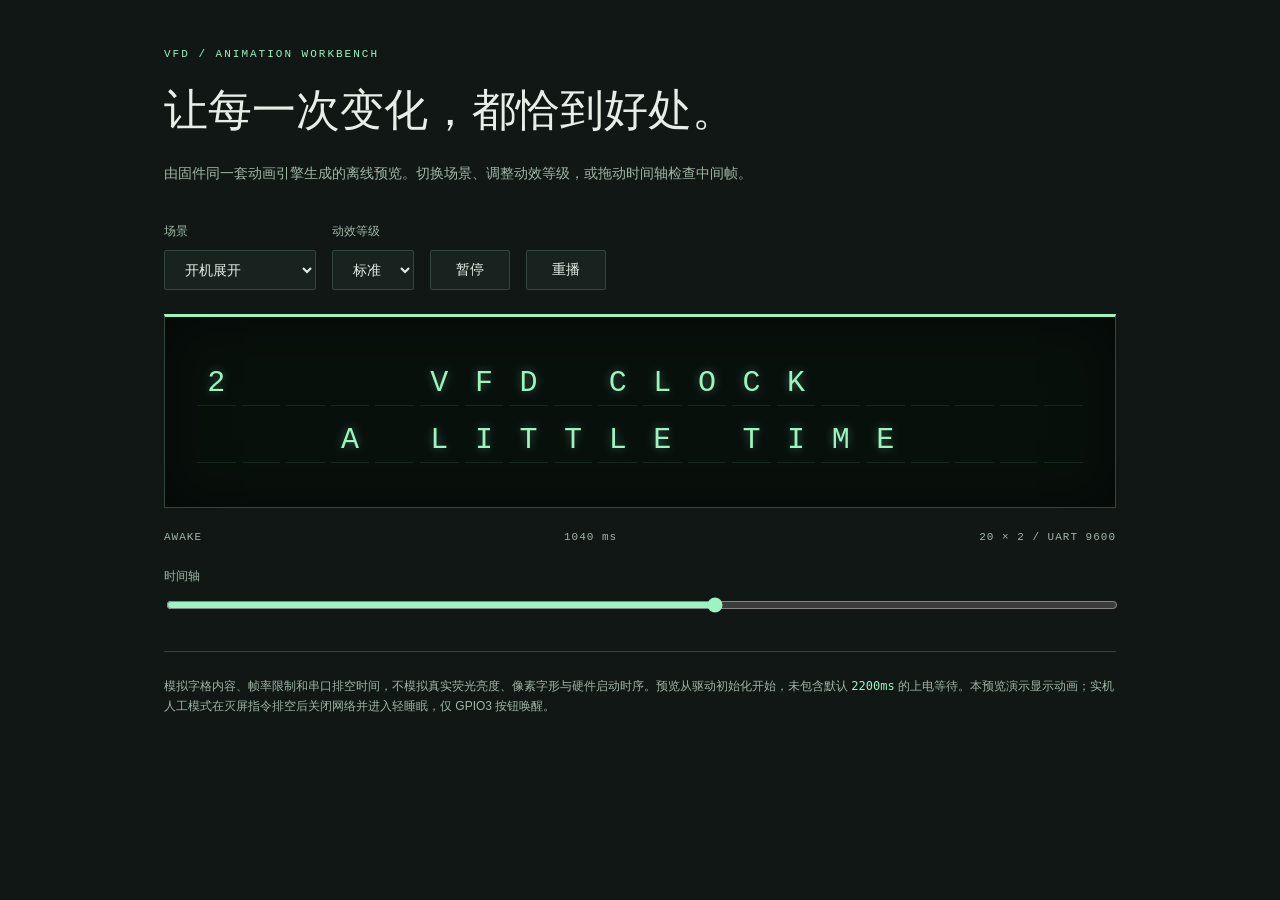
<file: docs/animation-preview.html>
<!doctype html><html lang="zh-CN"><head><meta charset="utf-8"><meta name="viewport" content="width=device-width,initial-scale=1"><title>VFD 动画工作台</title><style>
:root{--surface:#101715;--panel:#18231f;--text:#e6eee7;--muted:#a1b5a7;--green:#9af5c0;--border:#34473d;--space:24px;--display:"Georgia","Songti SC",serif;--mono:"Courier New",monospace;--body:"Helvetica Neue","PingFang SC",sans-serif}*{box-sizing:border-box}body{margin:0;background:var(--surface);color:var(--text);font:14px/1.7 var(--body)}main{max-width:1000px;margin:auto;padding:48px 24px}.eyebrow{font:11px var(--mono);letter-spacing:2px;color:var(--green)}h1{font:clamp(28px,5vw,44px)/1.4 var(--display);font-weight:400;margin:20px 0}p{color:var(--muted)}.controls{display:flex;gap:16px;flex-wrap:wrap;margin:36px 0 24px}label{display:grid;gap:8px;font-size:12px;color:var(--muted)}select,button{font:14px var(--body);padding:10px 16px;background:var(--panel);color:var(--text);border:1px solid var(--border);border-radius:2px}button{cursor:pointer;align-self:end;min-width:80px}button:hover{color:var(--green)}button:focus-visible,select:focus-visible,input:focus-visible{outline:2px solid var(--green);outline-offset:4px}.screen{border:1px solid var(--border);border-top:3px solid var(--green);background:#08100c;padding:clamp(12px,3vw,32px);box-shadow:inset 0 0 56px #0008}.row{display:grid;grid-template-columns:repeat(20,minmax(0,1fr));gap:clamp(1px,.5vw,6px);margin:12px 0}.cell{font:clamp(12px,3vw,30px)/1.5 var(--mono);height:1.5em;text-align:center;color:var(--green);text-shadow:0 0 10px #9af5c060;border-bottom:1px solid #9af5c018;white-space:pre}.off .cell{color:transparent;text-shadow:none}.meta{display:flex;justify-content:space-between;gap:16px;font:11px/1.7 var(--mono);letter-spacing:1px;color:var(--muted);margin:20px 0}input[type=range]{width:100%;accent-color:var(--green)}.note{border-top:1px solid var(--border);margin-top:36px;padding-top:24px;font-size:12px}code{color:var(--green)}@media(max-width:500px){main{padding-top:28px}.controls{gap:12px}.meta{font-size:10px;letter-spacing:0}}
</style></head><body><main><div class="eyebrow">VFD / ANIMATION WORKBENCH</div><h1>让每一次变化，都恰到好处。</h1><p>由固件同一套动画引擎生成的离线预览。切换场景、调整动效等级，或拖动时间轴检查中间帧。</p><div class="controls"><label>场景<select id="scene"></select></label><label>动效等级<select id="mode"><option>关闭</option><option>轻量</option><option selected>标准</option></select></label><button id="play" type="button">暂停</button><button id="replay" type="button">重播</button></div><div class="screen" id="screen" aria-label="20 列 2 行显示模拟"><div class="row" id="row0"></div><div class="row" id="row1"></div></div><div class="meta"><span id="state">BOOT</span><span id="time">0 ms</span><span>20 × 2 / UART 9600</span></div><label>时间轴<input id="timeline" type="range" min="0" max="1800" step="40" value="0"></label><p class="note">模拟字格内容、帧率限制和串口排空时间，不模拟真实荧光亮度、像素字形与硬件启动时序。预览从驱动初始化开始，未包含默认 <code>2200ms</code> 的上电等待。本预览演示显示动画；实机人工模式在灭屏指令排空后关闭网络并进入轻睡眠，仅 GPIO3 按钮唤醒。</p></main><script>
const data = {"关闭":[{"id":"boot","name":"开机展开","frames":[{"ms":0,"state":1,"rows":["                    ","                    "]},{"ms":40,"state":1,"rows":["2026-10 14:32:10 WED","  T:24.6C RH:51.2%  "]},{"ms":80,"state":1,"rows":["2026-10 14:32:10 WED","  T:24.6C RH:51.2%  "]},{"ms":120,"state":1,"rows":["2026-10 14:32:10 WED","  T:24.6C RH:51.2%  "]},{"ms":160,"state":1,"rows":["2026-10 14:32:10 WED","  T:24.6C RH:51.2%  "]},{"ms":200,"state":1,"rows":["2026-10 14:32:10 WED","  T:24.6C RH:51.2%  "]},{"ms":240,"state":1,"rows":["2026-10 14:32:10 WED","  T:24.6C RH:51.2%  "]},{"ms":280,"state":1,"rows":["2026-10 14:32:10 WED","  T:24.6C RH:51.2%  "]},{"ms":320,"state":1,"rows":["2026-10 14:32:10 WED","  T:24.6C RH:51.2%  "]},{"ms":360,"state":1,"rows":["2026-10 14:32:10 WED","  T:24.6C RH:51.2%  "]},{"ms":400,"state":1,"rows":["2026-10 14:32:10 WED","  T:24.6C RH:51.2%  "]},{"ms":440,"state":1,"rows":["2026-10 14:32:10 WED","  T:24.6C RH:51.2%  "]},{"ms":480,"state":1,"rows":["2026-10 14:32:10 WED","  T:24.6C RH:51.2%  "]},{"ms":520,"state":1,"rows":["2026-10 14:32:10 WED","  T:24.6C RH:51.2%  "]},{"ms":560,"state":1,"rows":["2026-10 14:32:10 WED","  T:24.6C RH:51.2%  "]},{"ms":600,"state":1,"rows":["2026-10 14:32:10 WED","  T:24.6C RH:51.2%  "]},{"ms":640,"state":1,"rows":["2026-10 14:32:10 WED","  T:24.6C RH:51.2%  "]},{"ms":680,"state":1,"rows":["2026-10 14:32:10 WED","  T:24.6C RH:51.2%  "]},{"ms":720,"state":1,"rows":["2026-10 14:32:10 WED","  T:24.6C RH:51.2%  "]},{"ms":760,"state":1,"rows":["2026-10 14:32:10 WED","  T:24.6C RH:51.2%  "]},{"ms":800,"state":1,"rows":["2026-10 14:32:10 WED","  T:24.6C RH:51.2%  "]},{"ms":840,"state":1,"rows":["2026-10 14:32:10 WED","  T:24.6C RH:51.2%  "]},{"ms":880,"state":1,"rows":["2026-10 14:32:10 WED","  T:24.6C RH:51.2%  "]},{"ms":920,"state":1,"rows":["2026-10 14:32:10 WED","  T:24.6C RH:51.2%  "]},{"ms":960,"state":1,"rows":["2026-10 14:32:10 WED","  T:24.6C RH:51.2%  "]},{"ms":1000,"state":1,"rows":["2026-10 14:32:10 WED","  T:24.6C RH:51.2%  "]},{"ms":1040,"state":1,"rows":["2026-10 14:32:10 WED","  T:24.6C RH:51.2%  "]},{"ms":1080,"state":1,"rows":["2026-10 14:32:10 WED","  T:24.6C RH:51.2%  "]},{"ms":1120,"state":1,"rows":["2026-10 14:32:10 WED","  T:24.6C RH:51.2%  "]},{"ms":1160,"state":1,"rows":["2026-10 14:32:10 WED","  T:24.6C RH:51.2%  "]},{"ms":1200,"state":1,"rows":["2026-10 14:32:10 WED","  T:24.6C RH:51.2%  "]},{"ms":1240,"state":1,"rows":["2026-10 14:32:10 WED","  T:24.6C RH:51.2%  "]},{"ms":1280,"state":1,"rows":["2026-10 14:32:10 WED","  T:24.6C RH:51.2%  "]},{"ms":1320,"state":1,"rows":["2026-10 14:32:10 WED","  T:24.6C RH:51.2%  "]},{"ms":1360,"state":1,"rows":["2026-10 14:32:10 WED","  T:24.6C RH:51.2%  "]},{"ms":1400,"state":1,"rows":["2026-10 14:32:10 WED","  T:24.6C RH:51.2%  "]},{"ms":1440,"state":1,"rows":["2026-10 14:32:10 WED","  T:24.6C RH:51.2%  "]},{"ms":1480,"state":1,"rows":["2026-10 14:32:10 WED","  T:24.6C RH:51.2%  "]},{"ms":1520,"state":1,"rows":["2026-10 14:32:10 WED","  T:24.6C RH:51.2%  "]},{"ms":1560,"state":1,"rows":["2026-10 14:32:10 WED","  T:24.6C RH:51.2%  "]},{"ms":1600,"state":1,"rows":["2026-10 14:32:10 WED","  T:24.6C RH:51.2%  "]},{"ms":1640,"state":1,"rows":["2026-10 14:32:10 WED","  T:24.6C RH:51.2%  "]},{"ms":1680,"state":1,"rows":["2026-10 14:32:10 WED","  T:24.6C RH:51.2%  "]},{"ms":1720,"state":1,"rows":["2026-10 14:32:10 WED","  T:24.6C RH:51.2%  "]},{"ms":1760,"state":1,"rows":["2026-10 14:32:10 WED","  T:24.6C RH:51.2%  "]},{"ms":1800,"state":1,"rows":["2026-10 14:32:10 WED","  T:24.6C RH:51.2%  "]}]},{"id":"wake","name":"唤醒揭示","frames":[{"ms":0,"state":4,"rows":["                    ","                    "]},{"ms":40,"state":4,"rows":["                    ","                    "]},{"ms":80,"state":4,"rows":["                    ","                    "]},{"ms":120,"state":4,"rows":["                    ","                    "]},{"ms":160,"state":1,"rows":["2026-10 14:35:02 WED","  T:24.7C RH:51.2%  "]},{"ms":200,"state":1,"rows":["2026-10 14:35:02 WED","  T:24.7C RH:51.2%  "]},{"ms":240,"state":1,"rows":["2026-10 14:35:02 WED","  T:24.7C RH:51.2%  "]},{"ms":280,"state":1,"rows":["2026-10 14:35:02 WED","  T:24.7C RH:51.2%  "]},{"ms":320,"state":1,"rows":["2026-10 14:35:02 WED","  T:24.7C RH:51.2%  "]},{"ms":360,"state":1,"rows":["2026-10 14:35:02 WED","  T:24.7C RH:51.2%  "]},{"ms":400,"state":1,"rows":["2026-10 14:35:02 WED","  T:24.7C RH:51.2%  "]},{"ms":440,"state":1,"rows":["2026-10 14:35:02 WED","  T:24.7C RH:51.2%  "]},{"ms":480,"state":1,"rows":["2026-10 14:35:02 WED","  T:24.7C RH:51.2%  "]},{"ms":520,"state":1,"rows":["2026-10 14:35:02 WED","  T:24.7C RH:51.2%  "]},{"ms":560,"state":1,"rows":["2026-10 14:35:02 WED","  T:24.7C RH:51.2%  "]},{"ms":600,"state":1,"rows":["2026-10 14:35:02 WED","  T:24.7C RH:51.2%  "]},{"ms":640,"state":1,"rows":["2026-10 14:35:02 WED","  T:24.7C RH:51.2%  "]},{"ms":680,"state":1,"rows":["2026-10 14:35:02 WED","  T:24.7C RH:51.2%  "]},{"ms":720,"state":1,"rows":["2026-10 14:35:02 WED","  T:24.7C RH:51.2%  "]},{"ms":760,"state":1,"rows":["2026-10 14:35:02 WED","  T:24.7C RH:51.2%  "]},{"ms":800,"state":1,"rows":["2026-10 14:35:02 WED","  T:24.7C RH:51.2%  "]},{"ms":840,"state":1,"rows":["2026-10 14:35:02 WED","  T:24.7C RH:51.2%  "]},{"ms":880,"state":1,"rows":["2026-10 14:35:02 WED","  T:24.7C RH:51.2%  "]},{"ms":920,"state":1,"rows":["2026-10 14:35:02 WED","  T:24.7C RH:51.2%  "]},{"ms":960,"state":1,"rows":["2026-10 14:35:02 WED","  T:24.7C RH:51.2%  "]},{"ms":1000,"state":1,"rows":["2026-10 14:35:02 WED","  T:24.7C RH:51.2%  "]},{"ms":1040,"state":1,"rows":["2026-10 14:35:02 WED","  T:24.7C RH:51.2%  "]},{"ms":1080,"state":1,"rows":["2026-10 14:35:02 WED","  T:24.7C RH:51.2%  "]},{"ms":1120,"state":1,"rows":["2026-10 14:35:02 WED","  T:24.7C RH:51.2%  "]},{"ms":1160,"state":1,"rows":["2026-10 14:35:02 WED","  T:24.7C RH:51.2%  "]},{"ms":1200,"state":1,"rows":["2026-10 14:35:02 WED","  T:24.7C RH:51.2%  "]}]},{"id":"sleep","name":"睡眠收拢","frames":[{"ms":0,"state":2,"rows":["                    ","                    "]},{"ms":40,"state":2,"rows":["                    ","                    "]},{"ms":80,"state":3,"rows":["                    ","                    "]},{"ms":120,"state":3,"rows":["                    ","                    "]},{"ms":160,"state":3,"rows":["                    ","                    "]},{"ms":200,"state":3,"rows":["                    ","                    "]},{"ms":240,"state":3,"rows":["                    ","                    "]},{"ms":280,"state":3,"rows":["                    ","                    "]},{"ms":320,"state":3,"rows":["                    ","                    "]},{"ms":360,"state":3,"rows":["                    ","                    "]},{"ms":400,"state":3,"rows":["                    ","                    "]},{"ms":440,"state":3,"rows":["                    ","                    "]},{"ms":480,"state":3,"rows":["                    ","                    "]},{"ms":520,"state":3,"rows":["                    ","                    "]},{"ms":560,"state":3,"rows":["                    ","                    "]},{"ms":600,"state":3,"rows":["                    ","                    "]},{"ms":640,"state":3,"rows":["                    ","                    "]},{"ms":680,"state":3,"rows":["                    ","                    "]},{"ms":720,"state":3,"rows":["                    ","                    "]},{"ms":760,"state":3,"rows":["                    ","                    "]},{"ms":800,"state":3,"rows":["                    ","                    "]},{"ms":840,"state":3,"rows":["                    ","                    "]},{"ms":880,"state":3,"rows":["                    ","                    "]},{"ms":920,"state":3,"rows":["                    ","                    "]},{"ms":960,"state":3,"rows":["                    ","                    "]},{"ms":1000,"state":3,"rows":["                    ","                    "]},{"ms":1040,"state":3,"rows":["                    ","                    "]},{"ms":1080,"state":3,"rows":["                    ","                    "]},{"ms":1120,"state":3,"rows":["                    ","                    "]},{"ms":1160,"state":3,"rows":["                    ","                    "]},{"ms":1200,"state":3,"rows":["                    ","                    "]}]},{"id":"switch","name":"内容切换","frames":[{"ms":0,"state":1,"rows":["2026-10 14:32:11 WED","  OUT:18.2C CLOUDY  "]},{"ms":40,"state":1,"rows":["2026-10 14:32:11 WED","  OUT:18.2C CLOUDY  "]},{"ms":80,"state":1,"rows":["2026-10 14:32:11 WED","  OUT:18.2C CLOUDY  "]},{"ms":120,"state":1,"rows":["2026-10 14:32:11 WED","  OUT:18.2C CLOUDY  "]},{"ms":160,"state":1,"rows":["2026-10 14:32:11 WED","  OUT:18.2C CLOUDY  "]},{"ms":200,"state":1,"rows":["2026-10 14:32:11 WED","  OUT:18.2C CLOUDY  "]},{"ms":240,"state":1,"rows":["2026-10 14:32:11 WED","  OUT:18.2C CLOUDY  "]},{"ms":280,"state":1,"rows":["2026-10 14:32:11 WED","  OUT:18.2C CLOUDY  "]},{"ms":320,"state":1,"rows":["2026-10 14:32:11 WED","  OUT:18.2C CLOUDY  "]},{"ms":360,"state":1,"rows":["2026-10 14:32:11 WED","  OUT:18.2C CLOUDY  "]},{"ms":400,"state":1,"rows":["2026-10 14:32:11 WED","  OUT:18.2C CLOUDY  "]},{"ms":440,"state":1,"rows":["2026-10 14:32:11 WED","  OUT:18.2C CLOUDY  "]},{"ms":480,"state":1,"rows":["2026-10 14:32:11 WED","  OUT:18.2C CLOUDY  "]},{"ms":520,"state":1,"rows":["2026-10 14:32:11 WED","  OUT:18.2C CLOUDY  "]},{"ms":560,"state":1,"rows":["2026-10 14:32:11 WED","  OUT:18.2C CLOUDY  "]},{"ms":600,"state":1,"rows":["2026-10 14:32:11 WED","  OUT:18.2C CLOUDY  "]},{"ms":640,"state":1,"rows":["2026-10 14:32:11 WED","  OUT:18.2C CLOUDY  "]},{"ms":680,"state":1,"rows":["2026-10 14:32:11 WED","  OUT:18.2C CLOUDY  "]},{"ms":720,"state":1,"rows":["2026-10 14:32:11 WED","  OUT:18.2C CLOUDY  "]},{"ms":760,"state":1,"rows":["2026-10 14:32:11 WED","  OUT:18.2C CLOUDY  "]},{"ms":800,"state":1,"rows":["2026-10 14:32:11 WED","  OUT:18.2C CLOUDY  "]},{"ms":840,"state":1,"rows":["2026-10 14:32:11 WED","  OUT:18.2C CLOUDY  "]},{"ms":880,"state":1,"rows":["2026-10 14:32:11 WED","  OUT:18.2C CLOUDY  "]},{"ms":920,"state":1,"rows":["2026-10 14:32:11 WED","  OUT:18.2C CLOUDY  "]},{"ms":960,"state":1,"rows":["2026-10 14:32:11 WED","  OUT:18.2C CLOUDY  "]},{"ms":1000,"state":1,"rows":["2026-10 14:32:11 WED","  OUT:18.2C CLOUDY  "]},{"ms":1040,"state":1,"rows":["2026-10 14:32:11 WED","  OUT:18.2C CLOUDY  "]},{"ms":1080,"state":1,"rows":["2026-10 14:32:11 WED","  OUT:18.2C CLOUDY  "]},{"ms":1120,"state":1,"rows":["2026-10 14:32:11 WED","  OUT:18.2C CLOUDY  "]},{"ms":1160,"state":1,"rows":["2026-10 14:32:11 WED","  OUT:18.2C CLOUDY  "]},{"ms":1200,"state":1,"rows":["2026-10 14:32:11 WED","  OUT:18.2C CLOUDY  "]}]},{"id":"data","name":"首次数据入场","frames":[{"ms":0,"state":1,"rows":["2026-10 14:32:11 WED","  T:24.6C RH:51.2%  "]},{"ms":40,"state":1,"rows":["2026-10 14:32:11 WED","  T:24.6C RH:51.2%  "]},{"ms":80,"state":1,"rows":["2026-10 14:32:11 WED","  T:24.6C RH:51.2%  "]},{"ms":120,"state":1,"rows":["2026-10 14:32:11 WED","  T:24.6C RH:51.2%  "]},{"ms":160,"state":1,"rows":["2026-10 14:32:11 WED","  T:24.6C RH:51.2%  "]},{"ms":200,"state":1,"rows":["2026-10 14:32:11 WED","  T:24.6C RH:51.2%  "]},{"ms":240,"state":1,"rows":["2026-10 14:32:11 WED","  T:24.6C RH:51.2%  "]},{"ms":280,"state":1,"rows":["2026-10 14:32:11 WED","  T:24.6C RH:51.2%  "]},{"ms":320,"state":1,"rows":["2026-10 14:32:11 WED","  T:24.6C RH:51.2%  "]},{"ms":360,"state":1,"rows":["2026-10 14:32:11 WED","  T:24.6C RH:51.2%  "]},{"ms":400,"state":1,"rows":["2026-10 14:32:11 WED","  T:24.6C RH:51.2%  "]},{"ms":440,"state":1,"rows":["2026-10 14:32:11 WED","  T:24.6C RH:51.2%  "]},{"ms":480,"state":1,"rows":["2026-10 14:32:11 WED","  T:24.6C RH:51.2%  "]},{"ms":520,"state":1,"rows":["2026-10 14:32:11 WED","  T:24.6C RH:51.2%  "]},{"ms":560,"state":1,"rows":["2026-10 14:32:11 WED","  T:24.6C RH:51.2%  "]},{"ms":600,"state":1,"rows":["2026-10 14:32:11 WED","  T:24.6C RH:51.2%  "]},{"ms":640,"state":1,"rows":["2026-10 14:32:11 WED","  T:24.6C RH:51.2%  "]},{"ms":680,"state":1,"rows":["2026-10 14:32:11 WED","  T:24.6C RH:51.2%  "]},{"ms":720,"state":1,"rows":["2026-10 14:32:11 WED","  T:24.6C RH:51.2%  "]},{"ms":760,"state":1,"rows":["2026-10 14:32:11 WED","  T:24.6C RH:51.2%  "]},{"ms":800,"state":1,"rows":["2026-10 14:32:11 WED","  T:24.6C RH:51.2%  "]},{"ms":840,"state":1,"rows":["2026-10 14:32:11 WED","  T:24.6C RH:51.2%  "]},{"ms":880,"state":1,"rows":["2026-10 14:32:11 WED","  T:24.6C RH:51.2%  "]},{"ms":920,"state":1,"rows":["2026-10 14:32:11 WED","  T:24.6C RH:51.2%  "]},{"ms":960,"state":1,"rows":["2026-10 14:32:11 WED","  T:24.6C RH:51.2%  "]},{"ms":1000,"state":1,"rows":["2026-10 14:32:11 WED","  T:24.6C RH:51.2%  "]},{"ms":1040,"state":1,"rows":["2026-10 14:32:11 WED","  T:24.6C RH:51.2%  "]},{"ms":1080,"state":1,"rows":["2026-10 14:32:11 WED","  T:24.6C RH:51.2%  "]},{"ms":1120,"state":1,"rows":["2026-10 14:32:11 WED","  T:24.6C RH:51.2%  "]},{"ms":1160,"state":1,"rows":["2026-10 14:32:11 WED","  T:24.6C RH:51.2%  "]},{"ms":1200,"state":1,"rows":["2026-10 14:32:11 WED","  T:24.6C RH:51.2%  "]}]},{"id":"message","name":"中文消息入场","frames":[{"ms":0,"state":1,"rows":["2026-10 14:32:10 WED","     喝杯水，休息一下。      "]},{"ms":40,"state":1,"rows":["2026-10 14:32:10 WED","     喝杯水，休息一下。      "]},{"ms":80,"state":1,"rows":["2026-10 14:32:10 WED","     喝杯水，休息一下。      "]},{"ms":120,"state":1,"rows":["2026-10 14:32:10 WED","     喝杯水，休息一下。      "]},{"ms":160,"state":1,"rows":["2026-10 14:32:10 WED","     喝杯水，休息一下。      "]},{"ms":200,"state":1,"rows":["2026-10 14:32:10 WED","     喝杯水，休息一下。      "]},{"ms":240,"state":1,"rows":["2026-10 14:32:10 WED","     喝杯水，休息一下。      "]},{"ms":280,"state":1,"rows":["2026-10 14:32:10 WED","     喝杯水，休息一下。      "]},{"ms":320,"state":1,"rows":["2026-10 14:32:10 WED","     喝杯水，休息一下。      "]},{"ms":360,"state":1,"rows":["2026-10 14:32:10 WED","     喝杯水，休息一下。      "]},{"ms":400,"state":1,"rows":["2026-10 14:32:10 WED","     喝杯水，休息一下。      "]},{"ms":440,"state":1,"rows":["2026-10 14:32:10 WED","     喝杯水，休息一下。      "]},{"ms":480,"state":1,"rows":["2026-10 14:32:10 WED","     喝杯水，休息一下。      "]},{"ms":520,"state":1,"rows":["2026-10 14:32:10 WED","     喝杯水，休息一下。      "]},{"ms":560,"state":1,"rows":["2026-10 14:32:10 WED","     喝杯水，休息一下。      "]},{"ms":600,"state":1,"rows":["2026-10 14:32:10 WED","     喝杯水，休息一下。      "]},{"ms":640,"state":1,"rows":["2026-10 14:32:10 WED","     喝杯水，休息一下。      "]},{"ms":680,"state":1,"rows":["2026-10 14:32:10 WED","     喝杯水，休息一下。      "]},{"ms":720,"state":1,"rows":["2026-10 14:32:10 WED","     喝杯水，休息一下。      "]},{"ms":760,"state":1,"rows":["2026-10 14:32:10 WED","     喝杯水，休息一下。      "]},{"ms":800,"state":1,"rows":["2026-10 14:32:10 WED","     喝杯水，休息一下。      "]},{"ms":840,"state":1,"rows":["2026-10 14:32:10 WED","     喝杯水，休息一下。      "]},{"ms":880,"state":1,"rows":["2026-10 14:32:10 WED","     喝杯水，休息一下。      "]},{"ms":920,"state":1,"rows":["2026-10 14:32:10 WED","     喝杯水，休息一下。      "]},{"ms":960,"state":1,"rows":["2026-10 14:32:10 WED","     喝杯水，休息一下。      "]},{"ms":1000,"state":1,"rows":["2026-10 14:32:10 WED","     喝杯水，休息一下。      "]},{"ms":1040,"state":1,"rows":["2026-10 14:32:10 WED","     喝杯水，休息一下。      "]},{"ms":1080,"state":1,"rows":["2026-10 14:32:10 WED","     喝杯水，休息一下。      "]},{"ms":1120,"state":1,"rows":["2026-10 14:32:10 WED","     喝杯水，休息一下。      "]},{"ms":1160,"state":1,"rows":["2026-10 14:32:10 WED","     喝杯水，休息一下。      "]},{"ms":1200,"state":1,"rows":["2026-10 14:32:10 WED","     喝杯水，休息一下。      "]},{"ms":1240,"state":1,"rows":["2026-10 14:32:10 WED","     喝杯水，休息一下。      "]},{"ms":1280,"state":1,"rows":["2026-10 14:32:10 WED","     喝杯水，休息一下。      "]},{"ms":1320,"state":1,"rows":["2026-10 14:32:10 WED","     喝杯水，休息一下。      "]},{"ms":1360,"state":1,"rows":["2026-10 14:32:10 WED","     喝杯水，休息一下。      "]},{"ms":1400,"state":1,"rows":["2026-10 14:32:10 WED","     喝杯水，休息一下。      "]},{"ms":1440,"state":1,"rows":["2026-10 14:32:10 WED","     喝杯水，休息一下。      "]},{"ms":1480,"state":1,"rows":["2026-10 14:32:10 WED","     喝杯水，休息一下。      "]},{"ms":1520,"state":1,"rows":["2026-10 14:32:10 WED","     喝杯水，休息一下。      "]},{"ms":1560,"state":1,"rows":["2026-10 14:32:10 WED","     喝杯水，休息一下。      "]},{"ms":1600,"state":1,"rows":["2026-10 14:32:10 WED","     喝杯水，休息一下。      "]},{"ms":1640,"state":1,"rows":["2026-10 14:32:10 WED","     喝杯水，休息一下。      "]},{"ms":1680,"state":1,"rows":["2026-10 14:32:10 WED","     喝杯水，休息一下。      "]},{"ms":1720,"state":1,"rows":["2026-10 14:32:10 WED","     喝杯水，休息一下。      "]},{"ms":1760,"state":1,"rows":["2026-10 14:32:10 WED","     喝杯水，休息一下。      "]},{"ms":1800,"state":1,"rows":["2026-10 14:32:10 WED","     喝杯水，休息一下。      "]},{"ms":1840,"state":1,"rows":["2026-10 14:32:10 WED","     喝杯水，休息一下。      "]},{"ms":1880,"state":1,"rows":["2026-10 14:32:10 WED","     喝杯水，休息一下。      "]},{"ms":1920,"state":1,"rows":["2026-10 14:32:10 WED","     喝杯水，休息一下。      "]},{"ms":1960,"state":1,"rows":["2026-10 14:32:10 WED","     喝杯水，休息一下。      "]},{"ms":2000,"state":1,"rows":["2026-10 14:32:10 WED","     喝杯水，休息一下。      "]},{"ms":2040,"state":1,"rows":["2026-10 14:32:10 WED","     喝杯水，休息一下。      "]},{"ms":2080,"state":1,"rows":["2026-10 14:32:10 WED","     喝杯水，休息一下。      "]},{"ms":2120,"state":1,"rows":["2026-10 14:32:10 WED","     喝杯水，休息一下。      "]},{"ms":2160,"state":1,"rows":["2026-10 14:32:10 WED","     喝杯水，休息一下。      "]},{"ms":2200,"state":1,"rows":["2026-10 14:32:10 WED","     喝杯水，休息一下。      "]},{"ms":2240,"state":1,"rows":["2026-10 14:32:10 WED","     喝杯水，休息一下。      "]},{"ms":2280,"state":1,"rows":["2026-10 14:32:10 WED","     喝杯水，休息一下。      "]},{"ms":2320,"state":1,"rows":["2026-10 14:32:10 WED","     喝杯水，休息一下。      "]},{"ms":2360,"state":1,"rows":["2026-10 14:32:10 WED","     喝杯水，休息一下。      "]},{"ms":2400,"state":1,"rows":["2026-10 14:32:10 WED","     喝杯水，休息一下。      "]},{"ms":2440,"state":1,"rows":["2026-10 14:32:10 WED","     喝杯水，休息一下。      "]},{"ms":2480,"state":1,"rows":["2026-10 14:32:10 WED","     喝杯水，休息一下。      "]},{"ms":2520,"state":1,"rows":["2026-10 14:32:10 WED","     喝杯水，休息一下。      "]},{"ms":2560,"state":1,"rows":["2026-10 14:32:10 WED","     喝杯水，休息一下。      "]},{"ms":2600,"state":1,"rows":["2026-10 14:32:10 WED","     喝杯水，休息一下。      "]},{"ms":2640,"state":1,"rows":["2026-10 14:32:10 WED","     喝杯水，休息一下。      "]},{"ms":2680,"state":1,"rows":["2026-10 14:32:10 WED","     喝杯水，休息一下。      "]},{"ms":2720,"state":1,"rows":["2026-10 14:32:10 WED","     喝杯水，休息一下。      "]},{"ms":2760,"state":1,"rows":["2026-10 14:32:10 WED","     喝杯水，休息一下。      "]},{"ms":2800,"state":1,"rows":["2026-10 14:32:10 WED","     喝杯水，休息一下。      "]},{"ms":2840,"state":1,"rows":["2026-10 14:32:10 WED","     喝杯水，休息一下。      "]},{"ms":2880,"state":1,"rows":["2026-10 14:32:10 WED","     喝杯水，休息一下。      "]},{"ms":2920,"state":1,"rows":["2026-10 14:32:10 WED","     喝杯水，休息一下。      "]},{"ms":2960,"state":1,"rows":["2026-10 14:32:10 WED","     喝杯水，休息一下。      "]},{"ms":3000,"state":1,"rows":["2026-10 14:32:10 WED","     喝杯水，休息一下。      "]}]},{"id":"scroll","name":"长消息滚动","frames":[{"ms":0,"state":1,"rows":["2026-10 14:32:10 WED","请记得喝水，长时间使用电脑后起身活动一下"]},{"ms":40,"state":1,"rows":["2026-10 14:32:10 WED","请记得喝水，长时间使用电脑后起身活动一下"]},{"ms":80,"state":1,"rows":["2026-10 14:32:10 WED","请记得喝水，长时间使用电脑后起身活动一下"]},{"ms":120,"state":1,"rows":["2026-10 14:32:10 WED","请记得喝水，长时间使用电脑后起身活动一下"]},{"ms":160,"state":1,"rows":["2026-10 14:32:10 WED","请记得喝水，长时间使用电脑后起身活动一下"]},{"ms":200,"state":1,"rows":["2026-10 14:32:10 WED","请记得喝水，长时间使用电脑后起身活动一下"]},{"ms":240,"state":1,"rows":["2026-10 14:32:10 WED","请记得喝水，长时间使用电脑后起身活动一下"]},{"ms":280,"state":1,"rows":["2026-10 14:32:10 WED","请记得喝水，长时间使用电脑后起身活动一下"]},{"ms":320,"state":1,"rows":["2026-10 14:32:10 WED","请记得喝水，长时间使用电脑后起身活动一下"]},{"ms":360,"state":1,"rows":["2026-10 14:32:10 WED","请记得喝水，长时间使用电脑后起身活动一下"]},{"ms":400,"state":1,"rows":["2026-10 14:32:10 WED","请记得喝水，长时间使用电脑后起身活动一下"]},{"ms":440,"state":1,"rows":["2026-10 14:32:10 WED","请记得喝水，长时间使用电脑后起身活动一下"]},{"ms":480,"state":1,"rows":["2026-10 14:32:10 WED","请记得喝水，长时间使用电脑后起身活动一下"]},{"ms":520,"state":1,"rows":["2026-10 14:32:10 WED","请记得喝水，长时间使用电脑后起身活动一下"]},{"ms":560,"state":1,"rows":["2026-10 14:32:10 WED","请记得喝水，长时间使用电脑后起身活动一下"]},{"ms":600,"state":1,"rows":["2026-10 14:32:10 WED","请记得喝水，长时间使用电脑后起身活动一下"]},{"ms":640,"state":1,"rows":["2026-10 14:32:10 WED","请记得喝水，长时间使用电脑后起身活动一下"]},{"ms":680,"state":1,"rows":["2026-10 14:32:10 WED","请记得喝水，长时间使用电脑后起身活动一下"]},{"ms":720,"state":1,"rows":["2026-10 14:32:10 WED","请记得喝水，长时间使用电脑后起身活动一下"]},{"ms":760,"state":1,"rows":["2026-10 14:32:10 WED","请记得喝水，长时间使用电脑后起身活动一下"]},{"ms":800,"state":1,"rows":["2026-10 14:32:10 WED","请记得喝水，长时间使用电脑后起身活动一下"]},{"ms":840,"state":1,"rows":["2026-10 14:32:10 WED","请记得喝水，长时间使用电脑后起身活动一下"]},{"ms":880,"state":1,"rows":["2026-10 14:32:10 WED","请记得喝水，长时间使用电脑后起身活动一下"]},{"ms":920,"state":1,"rows":["2026-10 14:32:10 WED","请记得喝水，长时间使用电脑后起身活动一下"]},{"ms":960,"state":1,"rows":["2026-10 14:32:10 WED","请记得喝水，长时间使用电脑后起身活动一下"]},{"ms":1000,"state":1,"rows":["2026-10 14:32:10 WED","请记得喝水，长时间使用电脑后起身活动一下"]},{"ms":1040,"state":1,"rows":["2026-10 14:32:10 WED","请记得喝水，长时间使用电脑后起身活动一下"]},{"ms":1080,"state":1,"rows":["2026-10 14:32:10 WED","请记得喝水，长时间使用电脑后起身活动一下"]},{"ms":1120,"state":1,"rows":["2026-10 14:32:10 WED","请记得喝水，长时间使用电脑后起身活动一下"]},{"ms":1160,"state":1,"rows":["2026-10 14:32:10 WED","请记得喝水，长时间使用电脑后起身活动一下"]},{"ms":1200,"state":1,"rows":["2026-10 14:32:10 WED","请记得喝水，长时间使用电脑后起身活动一下"]},{"ms":1240,"state":1,"rows":["2026-10 14:32:10 WED","请记得喝水，长时间使用电脑后起身活动一下"]},{"ms":1280,"state":1,"rows":["2026-10 14:32:10 WED","请记得喝水，长时间使用电脑后起身活动一下"]},{"ms":1320,"state":1,"rows":["2026-10 14:32:10 WED","记得喝水，长时间使用电脑后起身活动一下，"]},{"ms":1360,"state":1,"rows":["2026-10 14:32:10 WED","记得喝水，长时间使用电脑后起身活动一下，"]},{"ms":1400,"state":1,"rows":["2026-10 14:32:10 WED","记得喝水，长时间使用电脑后起身活动一下，"]},{"ms":1440,"state":1,"rows":["2026-10 14:32:10 WED","记得喝水，长时间使用电脑后起身活动一下，"]},{"ms":1480,"state":1,"rows":["2026-10 14:32:10 WED","记得喝水，长时间使用电脑后起身活动一下，"]},{"ms":1520,"state":1,"rows":["2026-10 14:32:10 WED","记得喝水，长时间使用电脑后起身活动一下，"]},{"ms":1560,"state":1,"rows":["2026-10 14:32:10 WED","记得喝水，长时间使用电脑后起身活动一下，"]},{"ms":1600,"state":1,"rows":["2026-10 14:32:10 WED","得喝水，长时间使用电脑后起身活动一下，看"]},{"ms":1640,"state":1,"rows":["2026-10 14:32:10 WED","得喝水，长时间使用电脑后起身活动一下，看"]},{"ms":1680,"state":1,"rows":["2026-10 14:32:10 WED","得喝水，长时间使用电脑后起身活动一下，看"]},{"ms":1720,"state":1,"rows":["2026-10 14:32:10 WED","得喝水，长时间使用电脑后起身活动一下，看"]},{"ms":1760,"state":1,"rows":["2026-10 14:32:10 WED","得喝水，长时间使用电脑后起身活动一下，看"]},{"ms":1800,"state":1,"rows":["2026-10 14:32:10 WED","得喝水，长时间使用电脑后起身活动一下，看"]},{"ms":1840,"state":1,"rows":["2026-10 14:32:10 WED","得喝水，长时间使用电脑后起身活动一下，看"]},{"ms":1880,"state":1,"rows":["2026-10 14:32:10 WED","得喝水，长时间使用电脑后起身活动一下，看"]},{"ms":1920,"state":1,"rows":["2026-10 14:32:10 WED","喝水，长时间使用电脑后起身活动一下，看看"]},{"ms":1960,"state":1,"rows":["2026-10 14:32:10 WED","喝水，长时间使用电脑后起身活动一下，看看"]},{"ms":2000,"state":1,"rows":["2026-10 14:32:10 WED","喝水，长时间使用电脑后起身活动一下，看看"]},{"ms":2040,"state":1,"rows":["2026-10 14:32:10 WED","喝水，长时间使用电脑后起身活动一下，看看"]},{"ms":2080,"state":1,"rows":["2026-10 14:32:10 WED","喝水，长时间使用电脑后起身活动一下，看看"]},{"ms":2120,"state":1,"rows":["2026-10 14:32:10 WED","喝水，长时间使用电脑后起身活动一下，看看"]},{"ms":2160,"state":1,"rows":["2026-10 14:32:10 WED","喝水，长时间使用电脑后起身活动一下，看看"]},{"ms":2200,"state":1,"rows":["2026-10 14:32:10 WED","水，长时间使用电脑后起身活动一下，看看远"]},{"ms":2240,"state":1,"rows":["2026-10 14:32:10 WED","水，长时间使用电脑后起身活动一下，看看远"]},{"ms":2280,"state":1,"rows":["2026-10 14:32:10 WED","水，长时间使用电脑后起身活动一下，看看远"]},{"ms":2320,"state":1,"rows":["2026-10 14:32:10 WED","水，长时间使用电脑后起身活动一下，看看远"]},{"ms":2360,"state":1,"rows":["2026-10 14:32:10 WED","水，长时间使用电脑后起身活动一下，看看远"]},{"ms":2400,"state":1,"rows":["2026-10 14:32:10 WED","水，长时间使用电脑后起身活动一下，看看远"]},{"ms":2440,"state":1,"rows":["2026-10 14:32:10 WED","水，长时间使用电脑后起身活动一下，看看远"]},{"ms":2480,"state":1,"rows":["2026-10 14:32:10 WED","水，长时间使用电脑后起身活动一下，看看远"]},{"ms":2520,"state":1,"rows":["2026-10 14:32:10 WED","，长时间使用电脑后起身活动一下，看看远处"]},{"ms":2560,"state":1,"rows":["2026-10 14:32:10 WED","，长时间使用电脑后起身活动一下，看看远处"]},{"ms":2600,"state":1,"rows":["2026-10 14:32:10 WED","，长时间使用电脑后起身活动一下，看看远处"]},{"ms":2640,"state":1,"rows":["2026-10 14:32:10 WED","，长时间使用电脑后起身活动一下，看看远处"]},{"ms":2680,"state":1,"rows":["2026-10 14:32:10 WED","，长时间使用电脑后起身活动一下，看看远处"]},{"ms":2720,"state":1,"rows":["2026-10 14:32:10 WED","，长时间使用电脑后起身活动一下，看看远处"]},{"ms":2760,"state":1,"rows":["2026-10 14:32:10 WED","，长时间使用电脑后起身活动一下，看看远处"]},{"ms":2800,"state":1,"rows":["2026-10 14:32:10 WED","长时间使用电脑后起身活动一下，看看远处放"]},{"ms":2840,"state":1,"rows":["2026-10 14:32:10 WED","长时间使用电脑后起身活动一下，看看远处放"]},{"ms":2880,"state":1,"rows":["2026-10 14:32:10 WED","长时间使用电脑后起身活动一下，看看远处放"]},{"ms":2920,"state":1,"rows":["2026-10 14:32:10 WED","长时间使用电脑后起身活动一下，看看远处放"]},{"ms":2960,"state":1,"rows":["2026-10 14:32:10 WED","长时间使用电脑后起身活动一下，看看远处放"]},{"ms":3000,"state":1,"rows":["2026-10 14:32:10 WED","长时间使用电脑后起身活动一下，看看远处放"]},{"ms":3040,"state":1,"rows":["2026-10 14:32:10 WED","长时间使用电脑后起身活动一下，看看远处放"]},{"ms":3080,"state":1,"rows":["2026-10 14:32:10 WED","长时间使用电脑后起身活动一下，看看远处放"]},{"ms":3120,"state":1,"rows":["2026-10 14:32:10 WED","时间使用电脑后起身活动一下，看看远处放松"]},{"ms":3160,"state":1,"rows":["2026-10 14:32:10 WED","时间使用电脑后起身活动一下，看看远处放松"]},{"ms":3200,"state":1,"rows":["2026-10 14:32:10 WED","时间使用电脑后起身活动一下，看看远处放松"]},{"ms":3240,"state":1,"rows":["2026-10 14:32:10 WED","时间使用电脑后起身活动一下，看看远处放松"]},{"ms":3280,"state":1,"rows":["2026-10 14:32:10 WED","时间使用电脑后起身活动一下，看看远处放松"]},{"ms":3320,"state":1,"rows":["2026-10 14:32:10 WED","时间使用电脑后起身活动一下，看看远处放松"]},{"ms":3360,"state":1,"rows":["2026-10 14:32:10 WED","时间使用电脑后起身活动一下，看看远处放松"]},{"ms":3400,"state":1,"rows":["2026-10 14:32:10 WED","间使用电脑后起身活动一下，看看远处放松眼"]},{"ms":3440,"state":1,"rows":["2026-10 14:32:10 WED","间使用电脑后起身活动一下，看看远处放松眼"]},{"ms":3480,"state":1,"rows":["2026-10 14:32:10 WED","间使用电脑后起身活动一下，看看远处放松眼"]},{"ms":3520,"state":1,"rows":["2026-10 14:32:10 WED","间使用电脑后起身活动一下，看看远处放松眼"]},{"ms":3560,"state":1,"rows":["2026-10 14:32:10 WED","间使用电脑后起身活动一下，看看远处放松眼"]},{"ms":3600,"state":1,"rows":["2026-10 14:32:10 WED","间使用电脑后起身活动一下，看看远处放松眼"]},{"ms":3640,"state":1,"rows":["2026-10 14:32:10 WED","间使用电脑后起身活动一下，看看远处放松眼"]},{"ms":3680,"state":1,"rows":["2026-10 14:32:10 WED","间使用电脑后起身活动一下，看看远处放松眼"]},{"ms":3720,"state":1,"rows":["2026-10 14:32:10 WED","使用电脑后起身活动一下，看看远处放松眼睛"]},{"ms":3760,"state":1,"rows":["2026-10 14:32:10 WED","使用电脑后起身活动一下，看看远处放松眼睛"]},{"ms":3800,"state":1,"rows":["2026-10 14:32:10 WED","使用电脑后起身活动一下，看看远处放松眼睛"]},{"ms":3840,"state":1,"rows":["2026-10 14:32:10 WED","使用电脑后起身活动一下，看看远处放松眼睛"]},{"ms":3880,"state":1,"rows":["2026-10 14:32:10 WED","使用电脑后起身活动一下，看看远处放松眼睛"]},{"ms":3920,"state":1,"rows":["2026-10 14:32:10 WED","使用电脑后起身活动一下，看看远处放松眼睛"]},{"ms":3960,"state":1,"rows":["2026-10 14:32:10 WED","使用电脑后起身活动一下，看看远处放松眼睛"]},{"ms":4000,"state":1,"rows":["2026-10 14:32:10 WED","用电脑后起身活动一下，看看远处放松眼睛。"]},{"ms":4040,"state":1,"rows":["2026-10 14:32:10 WED","用电脑后起身活动一下，看看远处放松眼睛。"]},{"ms":4080,"state":1,"rows":["2026-10 14:32:10 WED","用电脑后起身活动一下，看看远处放松眼睛。"]},{"ms":4120,"state":1,"rows":["2026-10 14:32:10 WED","用电脑后起身活动一下，看看远处放松眼睛。"]},{"ms":4160,"state":1,"rows":["2026-10 14:32:10 WED","用电脑后起身活动一下，看看远处放松眼睛。"]},{"ms":4200,"state":1,"rows":["2026-10 14:32:10 WED","用电脑后起身活动一下，看看远处放松眼睛。"]},{"ms":4240,"state":1,"rows":["2026-10 14:32:10 WED","用电脑后起身活动一下，看看远处放松眼睛。"]},{"ms":4280,"state":1,"rows":["2026-10 14:32:10 WED","用电脑后起身活动一下，看看远处放松眼睛。"]},{"ms":4320,"state":1,"rows":["2026-10 14:32:10 WED","用电脑后起身活动一下，看看远处放松眼睛。"]},{"ms":4360,"state":1,"rows":["2026-10 14:32:10 WED","用电脑后起身活动一下，看看远处放松眼睛。"]},{"ms":4400,"state":1,"rows":["2026-10 14:32:10 WED","用电脑后起身活动一下，看看远处放松眼睛。"]},{"ms":4440,"state":1,"rows":["2026-10 14:32:10 WED","用电脑后起身活动一下，看看远处放松眼睛。"]},{"ms":4480,"state":1,"rows":["2026-10 14:32:10 WED","用电脑后起身活动一下，看看远处放松眼睛。"]},{"ms":4520,"state":1,"rows":["2026-10 14:32:10 WED","用电脑后起身活动一下，看看远处放松眼睛。"]},{"ms":4560,"state":1,"rows":["2026-10 14:32:10 WED","用电脑后起身活动一下，看看远处放松眼睛。"]},{"ms":4600,"state":1,"rows":["2026-10 14:32:10 WED","用电脑后起身活动一下，看看远处放松眼睛。"]},{"ms":4640,"state":1,"rows":["2026-10 14:32:10 WED","用电脑后起身活动一下，看看远处放松眼睛。"]},{"ms":4680,"state":1,"rows":["2026-10 14:32:10 WED","用电脑后起身活动一下，看看远处放松眼睛。"]},{"ms":4720,"state":1,"rows":["2026-10 14:32:10 WED","用电脑后起身活动一下，看看远处放松眼睛。"]},{"ms":4760,"state":1,"rows":["2026-10 14:32:10 WED","用电脑后起身活动一下，看看远处放松眼睛。"]},{"ms":4800,"state":1,"rows":["2026-10 14:32:10 WED","用电脑后起身活动一下，看看远处放松眼睛。"]},{"ms":4840,"state":1,"rows":["2026-10 14:32:10 WED","用电脑后起身活动一下，看看远处放松眼睛。"]},{"ms":4880,"state":1,"rows":["2026-10 14:32:10 WED","用电脑后起身活动一下，看看远处放松眼睛。"]},{"ms":4920,"state":1,"rows":["2026-10 14:32:10 WED","用电脑后起身活动一下，看看远处放松眼睛。"]},{"ms":4960,"state":1,"rows":["2026-10 14:32:10 WED","用电脑后起身活动一下，看看远处放松眼睛。"]},{"ms":5000,"state":1,"rows":["2026-10 14:32:10 WED","请记得喝水，长时间使用电脑后起身活动一下"]},{"ms":5040,"state":1,"rows":["2026-10 14:32:10 WED","请记得喝水，长时间使用电脑后起身活动一下"]},{"ms":5080,"state":1,"rows":["2026-10 14:32:10 WED","请记得喝水，长时间使用电脑后起身活动一下"]},{"ms":5120,"state":1,"rows":["2026-10 14:32:10 WED","请记得喝水，长时间使用电脑后起身活动一下"]},{"ms":5160,"state":1,"rows":["2026-10 14:32:10 WED","请记得喝水，长时间使用电脑后起身活动一下"]},{"ms":5200,"state":1,"rows":["2026-10 14:32:10 WED","请记得喝水，长时间使用电脑后起身活动一下"]},{"ms":5240,"state":1,"rows":["2026-10 14:32:10 WED","请记得喝水，长时间使用电脑后起身活动一下"]},{"ms":5280,"state":1,"rows":["2026-10 14:32:10 WED","请记得喝水，长时间使用电脑后起身活动一下"]},{"ms":5320,"state":1,"rows":["2026-10 14:32:10 WED","请记得喝水，长时间使用电脑后起身活动一下"]},{"ms":5360,"state":1,"rows":["2026-10 14:32:10 WED","请记得喝水，长时间使用电脑后起身活动一下"]},{"ms":5400,"state":1,"rows":["2026-10 14:32:10 WED","请记得喝水，长时间使用电脑后起身活动一下"]},{"ms":5440,"state":1,"rows":["2026-10 14:32:10 WED","请记得喝水，长时间使用电脑后起身活动一下"]},{"ms":5480,"state":1,"rows":["2026-10 14:32:10 WED","请记得喝水，长时间使用电脑后起身活动一下"]},{"ms":5520,"state":1,"rows":["2026-10 14:32:10 WED","请记得喝水，长时间使用电脑后起身活动一下"]},{"ms":5560,"state":1,"rows":["2026-10 14:32:10 WED","请记得喝水，长时间使用电脑后起身活动一下"]},{"ms":5600,"state":1,"rows":["2026-10 14:32:10 WED","请记得喝水，长时间使用电脑后起身活动一下"]},{"ms":5640,"state":1,"rows":["2026-10 14:32:10 WED","请记得喝水，长时间使用电脑后起身活动一下"]},{"ms":5680,"state":1,"rows":["2026-10 14:32:10 WED","请记得喝水，长时间使用电脑后起身活动一下"]},{"ms":5720,"state":1,"rows":["2026-10 14:32:10 WED","请记得喝水，长时间使用电脑后起身活动一下"]},{"ms":5760,"state":1,"rows":["2026-10 14:32:10 WED","请记得喝水，长时间使用电脑后起身活动一下"]},{"ms":5800,"state":1,"rows":["2026-10 14:32:10 WED","请记得喝水，长时间使用电脑后起身活动一下"]},{"ms":5840,"state":1,"rows":["2026-10 14:32:10 WED","请记得喝水，长时间使用电脑后起身活动一下"]},{"ms":5880,"state":1,"rows":["2026-10 14:32:10 WED","请记得喝水，长时间使用电脑后起身活动一下"]},{"ms":5920,"state":1,"rows":["2026-10 14:32:10 WED","请记得喝水，长时间使用电脑后起身活动一下"]},{"ms":5960,"state":1,"rows":["2026-10 14:32:10 WED","请记得喝水，长时间使用电脑后起身活动一下"]},{"ms":6000,"state":1,"rows":["2026-10 14:32:10 WED","请记得喝水，长时间使用电脑后起身活动一下"]},{"ms":6040,"state":1,"rows":["2026-10 14:32:10 WED","请记得喝水，长时间使用电脑后起身活动一下"]},{"ms":6080,"state":1,"rows":["2026-10 14:32:10 WED","请记得喝水，长时间使用电脑后起身活动一下"]},{"ms":6120,"state":1,"rows":["2026-10 14:32:10 WED","请记得喝水，长时间使用电脑后起身活动一下"]},{"ms":6160,"state":1,"rows":["2026-10 14:32:10 WED","请记得喝水，长时间使用电脑后起身活动一下"]},{"ms":6200,"state":1,"rows":["2026-10 14:32:10 WED","请记得喝水，长时间使用电脑后起身活动一下"]},{"ms":6240,"state":1,"rows":["2026-10 14:32:10 WED","请记得喝水，长时间使用电脑后起身活动一下"]},{"ms":6280,"state":1,"rows":["2026-10 14:32:10 WED","请记得喝水，长时间使用电脑后起身活动一下"]},{"ms":6320,"state":1,"rows":["2026-10 14:32:10 WED","记得喝水，长时间使用电脑后起身活动一下，"]},{"ms":6360,"state":1,"rows":["2026-10 14:32:10 WED","记得喝水，长时间使用电脑后起身活动一下，"]},{"ms":6400,"state":1,"rows":["2026-10 14:32:10 WED","记得喝水，长时间使用电脑后起身活动一下，"]},{"ms":6440,"state":1,"rows":["2026-10 14:32:10 WED","记得喝水，长时间使用电脑后起身活动一下，"]},{"ms":6480,"state":1,"rows":["2026-10 14:32:10 WED","记得喝水，长时间使用电脑后起身活动一下，"]},{"ms":6520,"state":1,"rows":["2026-10 14:32:10 WED","记得喝水，长时间使用电脑后起身活动一下，"]},{"ms":6560,"state":1,"rows":["2026-10 14:32:10 WED","记得喝水，长时间使用电脑后起身活动一下，"]},{"ms":6600,"state":1,"rows":["2026-10 14:32:10 WED","得喝水，长时间使用电脑后起身活动一下，看"]},{"ms":6640,"state":1,"rows":["2026-10 14:32:10 WED","得喝水，长时间使用电脑后起身活动一下，看"]},{"ms":6680,"state":1,"rows":["2026-10 14:32:10 WED","得喝水，长时间使用电脑后起身活动一下，看"]},{"ms":6720,"state":1,"rows":["2026-10 14:32:10 WED","得喝水，长时间使用电脑后起身活动一下，看"]},{"ms":6760,"state":1,"rows":["2026-10 14:32:10 WED","得喝水，长时间使用电脑后起身活动一下，看"]},{"ms":6800,"state":1,"rows":["2026-10 14:32:10 WED","得喝水，长时间使用电脑后起身活动一下，看"]},{"ms":6840,"state":1,"rows":["2026-10 14:32:10 WED","得喝水，长时间使用电脑后起身活动一下，看"]},{"ms":6880,"state":1,"rows":["2026-10 14:32:10 WED","得喝水，长时间使用电脑后起身活动一下，看"]},{"ms":6920,"state":1,"rows":["2026-10 14:32:10 WED","喝水，长时间使用电脑后起身活动一下，看看"]},{"ms":6960,"state":1,"rows":["2026-10 14:32:10 WED","喝水，长时间使用电脑后起身活动一下，看看"]},{"ms":7000,"state":1,"rows":["2026-10 14:32:10 WED","喝水，长时间使用电脑后起身活动一下，看看"]},{"ms":7040,"state":1,"rows":["2026-10 14:32:10 WED","喝水，长时间使用电脑后起身活动一下，看看"]},{"ms":7080,"state":1,"rows":["2026-10 14:32:10 WED","喝水，长时间使用电脑后起身活动一下，看看"]},{"ms":7120,"state":1,"rows":["2026-10 14:32:10 WED","喝水，长时间使用电脑后起身活动一下，看看"]},{"ms":7160,"state":1,"rows":["2026-10 14:32:10 WED","喝水，长时间使用电脑后起身活动一下，看看"]},{"ms":7200,"state":1,"rows":["2026-10 14:32:10 WED","水，长时间使用电脑后起身活动一下，看看远"]},{"ms":7240,"state":1,"rows":["2026-10 14:32:10 WED","水，长时间使用电脑后起身活动一下，看看远"]},{"ms":7280,"state":1,"rows":["2026-10 14:32:10 WED","水，长时间使用电脑后起身活动一下，看看远"]},{"ms":7320,"state":1,"rows":["2026-10 14:32:10 WED","水，长时间使用电脑后起身活动一下，看看远"]},{"ms":7360,"state":1,"rows":["2026-10 14:32:10 WED","水，长时间使用电脑后起身活动一下，看看远"]},{"ms":7400,"state":1,"rows":["2026-10 14:32:10 WED","水，长时间使用电脑后起身活动一下，看看远"]},{"ms":7440,"state":1,"rows":["2026-10 14:32:10 WED","水，长时间使用电脑后起身活动一下，看看远"]},{"ms":7480,"state":1,"rows":["2026-10 14:32:10 WED","水，长时间使用电脑后起身活动一下，看看远"]},{"ms":7520,"state":1,"rows":["2026-10 14:32:10 WED","，长时间使用电脑后起身活动一下，看看远处"]},{"ms":7560,"state":1,"rows":["2026-10 14:32:10 WED","，长时间使用电脑后起身活动一下，看看远处"]},{"ms":7600,"state":1,"rows":["2026-10 14:32:10 WED","，长时间使用电脑后起身活动一下，看看远处"]},{"ms":7640,"state":1,"rows":["2026-10 14:32:10 WED","，长时间使用电脑后起身活动一下，看看远处"]},{"ms":7680,"state":1,"rows":["2026-10 14:32:10 WED","，长时间使用电脑后起身活动一下，看看远处"]},{"ms":7720,"state":1,"rows":["2026-10 14:32:10 WED","，长时间使用电脑后起身活动一下，看看远处"]},{"ms":7760,"state":1,"rows":["2026-10 14:32:10 WED","，长时间使用电脑后起身活动一下，看看远处"]},{"ms":7800,"state":1,"rows":["2026-10 14:32:10 WED","长时间使用电脑后起身活动一下，看看远处放"]},{"ms":7840,"state":1,"rows":["2026-10 14:32:10 WED","长时间使用电脑后起身活动一下，看看远处放"]},{"ms":7880,"state":1,"rows":["2026-10 14:32:10 WED","长时间使用电脑后起身活动一下，看看远处放"]},{"ms":7920,"state":1,"rows":["2026-10 14:32:10 WED","长时间使用电脑后起身活动一下，看看远处放"]},{"ms":7960,"state":1,"rows":["2026-10 14:32:10 WED","长时间使用电脑后起身活动一下，看看远处放"]},{"ms":8000,"state":1,"rows":["2026-10 14:32:10 WED","长时间使用电脑后起身活动一下，看看远处放"]},{"ms":8040,"state":1,"rows":["2026-10 14:32:10 WED","长时间使用电脑后起身活动一下，看看远处放"]},{"ms":8080,"state":1,"rows":["2026-10 14:32:10 WED","长时间使用电脑后起身活动一下，看看远处放"]},{"ms":8120,"state":1,"rows":["2026-10 14:32:10 WED","时间使用电脑后起身活动一下，看看远处放松"]},{"ms":8160,"state":1,"rows":["2026-10 14:32:10 WED","时间使用电脑后起身活动一下，看看远处放松"]},{"ms":8200,"state":1,"rows":["2026-10 14:32:10 WED","时间使用电脑后起身活动一下，看看远处放松"]},{"ms":8240,"state":1,"rows":["2026-10 14:32:10 WED","时间使用电脑后起身活动一下，看看远处放松"]},{"ms":8280,"state":1,"rows":["2026-10 14:32:10 WED","时间使用电脑后起身活动一下，看看远处放松"]},{"ms":8320,"state":1,"rows":["2026-10 14:32:10 WED","时间使用电脑后起身活动一下，看看远处放松"]},{"ms":8360,"state":1,"rows":["2026-10 14:32:10 WED","时间使用电脑后起身活动一下，看看远处放松"]},{"ms":8400,"state":1,"rows":["2026-10 14:32:10 WED","间使用电脑后起身活动一下，看看远处放松眼"]},{"ms":8440,"state":1,"rows":["2026-10 14:32:10 WED","间使用电脑后起身活动一下，看看远处放松眼"]},{"ms":8480,"state":1,"rows":["2026-10 14:32:10 WED","间使用电脑后起身活动一下，看看远处放松眼"]},{"ms":8520,"state":1,"rows":["2026-10 14:32:10 WED","间使用电脑后起身活动一下，看看远处放松眼"]},{"ms":8560,"state":1,"rows":["2026-10 14:32:10 WED","间使用电脑后起身活动一下，看看远处放松眼"]},{"ms":8600,"state":1,"rows":["2026-10 14:32:10 WED","间使用电脑后起身活动一下，看看远处放松眼"]},{"ms":8640,"state":1,"rows":["2026-10 14:32:10 WED","间使用电脑后起身活动一下，看看远处放松眼"]},{"ms":8680,"state":1,"rows":["2026-10 14:32:10 WED","间使用电脑后起身活动一下，看看远处放松眼"]},{"ms":8720,"state":1,"rows":["2026-10 14:32:10 WED","使用电脑后起身活动一下，看看远处放松眼睛"]},{"ms":8760,"state":1,"rows":["2026-10 14:32:10 WED","使用电脑后起身活动一下，看看远处放松眼睛"]},{"ms":8800,"state":1,"rows":["2026-10 14:32:10 WED","使用电脑后起身活动一下，看看远处放松眼睛"]},{"ms":8840,"state":1,"rows":["2026-10 14:32:10 WED","使用电脑后起身活动一下，看看远处放松眼睛"]},{"ms":8880,"state":1,"rows":["2026-10 14:32:10 WED","使用电脑后起身活动一下，看看远处放松眼睛"]},{"ms":8920,"state":1,"rows":["2026-10 14:32:10 WED","使用电脑后起身活动一下，看看远处放松眼睛"]},{"ms":8960,"state":1,"rows":["2026-10 14:32:10 WED","使用电脑后起身活动一下，看看远处放松眼睛"]},{"ms":9000,"state":1,"rows":["2026-10 14:32:10 WED","用电脑后起身活动一下，看看远处放松眼睛。"]}]},{"id":"confirm","name":"消息确认反馈","frames":[{"ms":0,"state":1,"rows":["2026-10 14:32:10 WED","     喝杯水，休息一下。      "]},{"ms":40,"state":1,"rows":["2026-10 14:32:10 WED","     喝杯水，休息一下。      "]},{"ms":80,"state":1,"rows":["2026-10 14:32:10 WED","     喝杯水，休息一下。      "]},{"ms":120,"state":1,"rows":["2026-10 14:32:10 WED","     喝杯水，休息一下。      "]},{"ms":160,"state":1,"rows":["2026-10 14:32:10 WED","     喝杯水，休息一下。      "]},{"ms":200,"state":1,"rows":["2026-10 14:32:10 WED","     喝杯水，休息一下。      "]},{"ms":240,"state":1,"rows":["2026-10 14:32:10 WED","     喝杯水，休息一下。      "]},{"ms":280,"state":1,"rows":["2026-10 14:32:10 WED","     喝杯水，休息一下。      "]},{"ms":320,"state":1,"rows":["2026-10 14:32:10 WED","     喝杯水，休息一下。      "]},{"ms":360,"state":1,"rows":["2026-10 14:32:10 WED","     喝杯水，休息一下。      "]},{"ms":400,"state":1,"rows":["2026-10 14:32:10 WED","     喝杯水，休息一下。      "]},{"ms":440,"state":1,"rows":["2026-10 14:32:10 WED","     喝杯水，休息一下。      "]},{"ms":480,"state":1,"rows":["2026-10 14:32:10 WED","     喝杯水，休息一下。      "]},{"ms":520,"state":1,"rows":["2026-10 14:32:10 WED","     喝杯水，休息一下。      "]},{"ms":560,"state":1,"rows":["2026-10 14:32:10 WED","     喝杯水，休息一下。      "]},{"ms":600,"state":1,"rows":["2026-10 14:32:10 WED","     喝杯水，休息一下。      "]},{"ms":640,"state":1,"rows":["2026-10 14:32:10 WED","     喝杯水，休息一下。      "]},{"ms":680,"state":1,"rows":["2026-10 14:32:10 WED","     喝杯水，休息一下。      "]},{"ms":720,"state":1,"rows":["2026-10 14:32:10 WED","     喝杯水，休息一下。      "]},{"ms":760,"state":1,"rows":["2026-10 14:32:10 WED","     喝杯水，休息一下。      "]},{"ms":800,"state":1,"rows":["2026-10 14:32:10 WED","     喝杯水，休息一下。      "]},{"ms":840,"state":1,"rows":["2026-10 14:32:10 WED","     喝杯水，休息一下。      "]},{"ms":880,"state":1,"rows":["2026-10 14:32:10 WED","     喝杯水，休息一下。      "]},{"ms":920,"state":1,"rows":["2026-10 14:32:10 WED","     喝杯水，休息一下。      "]},{"ms":960,"state":1,"rows":["2026-10 14:32:10 WED","     喝杯水，休息一下。      "]},{"ms":1000,"state":1,"rows":["2026-10 14:32:10 WED"," MESSAGE CONFIRMED  "]},{"ms":1040,"state":1,"rows":["2026-10 14:32:10 WED"," MESSAGE CONFIRMED  "]},{"ms":1080,"state":1,"rows":["2026-10 14:32:10 WED"," MESSAGE CONFIRMED  "]},{"ms":1120,"state":1,"rows":["2026-10 14:32:10 WED"," MESSAGE CONFIRMED  "]},{"ms":1160,"state":1,"rows":["2026-10 14:32:10 WED"," MESSAGE CONFIRMED  "]},{"ms":1200,"state":1,"rows":["2026-10 14:32:10 WED"," MESSAGE CONFIRMED  "]},{"ms":1240,"state":1,"rows":["2026-10 14:32:10 WED"," MESSAGE CONFIRMED  "]},{"ms":1280,"state":1,"rows":["2026-10 14:32:10 WED"," MESSAGE CONFIRMED  "]},{"ms":1320,"state":1,"rows":["2026-10 14:32:10 WED"," MESSAGE CONFIRMED  "]},{"ms":1360,"state":1,"rows":["2026-10 14:32:10 WED"," MESSAGE CONFIRMED  "]},{"ms":1400,"state":1,"rows":["2026-10 14:32:10 WED"," MESSAGE CONFIRMED  "]},{"ms":1440,"state":1,"rows":["2026-10 14:32:10 WED"," MESSAGE CONFIRMED  "]},{"ms":1480,"state":1,"rows":["2026-10 14:32:10 WED"," MESSAGE CONFIRMED  "]},{"ms":1520,"state":1,"rows":["2026-10 14:32:10 WED"," MESSAGE CONFIRMED  "]},{"ms":1560,"state":1,"rows":["2026-10 14:32:10 WED"," MESSAGE CONFIRMED  "]},{"ms":1600,"state":1,"rows":["2026-10 14:32:10 WED"," MESSAGE CONFIRMED  "]},{"ms":1640,"state":1,"rows":["2026-10 14:32:10 WED"," MESSAGE CONFIRMED  "]},{"ms":1680,"state":1,"rows":["2026-10 14:32:10 WED"," MESSAGE CONFIRMED  "]},{"ms":1720,"state":1,"rows":["2026-10 14:32:10 WED"," MESSAGE CONFIRMED  "]},{"ms":1760,"state":1,"rows":["2026-10 14:32:10 WED"," MESSAGE CONFIRMED  "]},{"ms":1800,"state":1,"rows":["2026-10 14:32:10 WED"," MESSAGE CONFIRMED  "]},{"ms":1840,"state":1,"rows":["2026-10 14:32:10 WED"," MESSAGE CONFIRMED  "]},{"ms":1880,"state":1,"rows":["2026-10 14:32:10 WED"," MESSAGE CONFIRMED  "]},{"ms":1920,"state":1,"rows":["2026-10 14:32:10 WED"," MESSAGE CONFIRMED  "]},{"ms":1960,"state":1,"rows":["2026-10 14:32:10 WED"," MESSAGE CONFIRMED  "]},{"ms":2000,"state":1,"rows":["2026-10 14:32:10 WED","  T:24.6C RH:51.2%  "]},{"ms":2040,"state":1,"rows":["2026-10 14:32:10 WED","  T:24.6C RH:51.2%  "]},{"ms":2080,"state":1,"rows":["2026-10 14:32:10 WED","  T:24.6C RH:51.2%  "]},{"ms":2120,"state":1,"rows":["2026-10 14:32:10 WED","  T:24.6C RH:51.2%  "]},{"ms":2160,"state":1,"rows":["2026-10 14:32:10 WED","  T:24.6C RH:51.2%  "]},{"ms":2200,"state":1,"rows":["2026-10 14:32:10 WED","  T:24.6C RH:51.2%  "]},{"ms":2240,"state":1,"rows":["2026-10 14:32:10 WED","  T:24.6C RH:51.2%  "]},{"ms":2280,"state":1,"rows":["2026-10 14:32:10 WED","  T:24.6C RH:51.2%  "]},{"ms":2320,"state":1,"rows":["2026-10 14:32:10 WED","  T:24.6C RH:51.2%  "]},{"ms":2360,"state":1,"rows":["2026-10 14:32:10 WED","  T:24.6C RH:51.2%  "]},{"ms":2400,"state":1,"rows":["2026-10 14:32:10 WED","  T:24.6C RH:51.2%  "]},{"ms":2440,"state":1,"rows":["2026-10 14:32:10 WED","  T:24.6C RH:51.2%  "]},{"ms":2480,"state":1,"rows":["2026-10 14:32:10 WED","  T:24.6C RH:51.2%  "]},{"ms":2520,"state":1,"rows":["2026-10 14:32:10 WED","  T:24.6C RH:51.2%  "]},{"ms":2560,"state":1,"rows":["2026-10 14:32:10 WED","  T:24.6C RH:51.2%  "]},{"ms":2600,"state":1,"rows":["2026-10 14:32:10 WED","  T:24.6C RH:51.2%  "]},{"ms":2640,"state":1,"rows":["2026-10 14:32:10 WED","  T:24.6C RH:51.2%  "]},{"ms":2680,"state":1,"rows":["2026-10 14:32:10 WED","  T:24.6C RH:51.2%  "]},{"ms":2720,"state":1,"rows":["2026-10 14:32:10 WED","  T:24.6C RH:51.2%  "]},{"ms":2760,"state":1,"rows":["2026-10 14:32:10 WED","  T:24.6C RH:51.2%  "]},{"ms":2800,"state":1,"rows":["2026-10 14:32:10 WED","  T:24.6C RH:51.2%  "]},{"ms":2840,"state":1,"rows":["2026-10 14:32:10 WED","  T:24.6C RH:51.2%  "]},{"ms":2880,"state":1,"rows":["2026-10 14:32:10 WED","  T:24.6C RH:51.2%  "]},{"ms":2920,"state":1,"rows":["2026-10 14:32:10 WED","  T:24.6C RH:51.2%  "]},{"ms":2960,"state":1,"rows":["2026-10 14:32:10 WED","  T:24.6C RH:51.2%  "]},{"ms":3000,"state":1,"rows":["2026-10 14:32:10 WED","  T:24.6C RH:51.2%  "]}]},{"id":"rotation","name":"轮播与消息打断","frames":[{"ms":0,"state":1,"rows":["2026-10 14:32:10 WED","  T:24.6C RH:51.2%  "]},{"ms":40,"state":1,"rows":["2026-10 14:32:10 WED","  T:24.6C RH:51.2%  "]},{"ms":80,"state":1,"rows":["2026-10 14:32:10 WED","  T:24.6C RH:51.2%  "]},{"ms":120,"state":1,"rows":["2026-10 14:32:10 WED","  T:24.6C RH:51.2%  "]},{"ms":160,"state":1,"rows":["2026-10 14:32:10 WED","  T:24.6C RH:51.2%  "]},{"ms":200,"state":1,"rows":["2026-10 14:32:10 WED","  T:24.6C RH:51.2%  "]},{"ms":240,"state":1,"rows":["2026-10 14:32:10 WED","  T:24.6C RH:51.2%  "]},{"ms":280,"state":1,"rows":["2026-10 14:32:10 WED","  T:24.6C RH:51.2%  "]},{"ms":320,"state":1,"rows":["2026-10 14:32:10 WED","  T:24.6C RH:51.2%  "]},{"ms":360,"state":1,"rows":["2026-10 14:32:10 WED","  T:24.6C RH:51.2%  "]},{"ms":400,"state":1,"rows":["2026-10 14:32:10 WED","  T:24.6C RH:51.2%  "]},{"ms":440,"state":1,"rows":["2026-10 14:32:10 WED","  T:24.6C RH:51.2%  "]},{"ms":480,"state":1,"rows":["2026-10 14:32:10 WED","  T:24.6C RH:51.2%  "]},{"ms":520,"state":1,"rows":["2026-10 14:32:10 WED","  T:24.6C RH:51.2%  "]},{"ms":560,"state":1,"rows":["2026-10 14:32:10 WED","  T:24.6C RH:51.2%  "]},{"ms":600,"state":1,"rows":["2026-10 14:32:10 WED","  T:24.6C RH:51.2%  "]},{"ms":640,"state":1,"rows":["2026-10 14:32:10 WED","  T:24.6C RH:51.2%  "]},{"ms":680,"state":1,"rows":["2026-10 14:32:10 WED","  T:24.6C RH:51.2%  "]},{"ms":720,"state":1,"rows":["2026-10 14:32:10 WED","  T:24.6C RH:51.2%  "]},{"ms":760,"state":1,"rows":["2026-10 14:32:10 WED","  T:24.6C RH:51.2%  "]},{"ms":800,"state":1,"rows":["2026-10 14:32:10 WED","  T:24.6C RH:51.2%  "]},{"ms":840,"state":1,"rows":["2026-10 14:32:10 WED","  T:24.6C RH:51.2%  "]},{"ms":880,"state":1,"rows":["2026-10 14:32:10 WED","  T:24.6C RH:51.2%  "]},{"ms":920,"state":1,"rows":["2026-10 14:32:10 WED","  T:24.6C RH:51.2%  "]},{"ms":960,"state":1,"rows":["2026-10 14:32:10 WED","  T:24.6C RH:51.2%  "]},{"ms":1000,"state":1,"rows":["2026-10 14:32:10 WED","  T:24.6C RH:51.2%  "]},{"ms":1040,"state":1,"rows":["2026-10 14:32:10 WED","  T:24.6C RH:51.2%  "]},{"ms":1080,"state":1,"rows":["2026-10 14:32:10 WED","  T:24.6C RH:51.2%  "]},{"ms":1120,"state":1,"rows":["2026-10 14:32:10 WED","  T:24.6C RH:51.2%  "]},{"ms":1160,"state":1,"rows":["2026-10 14:32:10 WED","  T:24.6C RH:51.2%  "]},{"ms":1200,"state":1,"rows":["2026-10 14:32:10 WED","  T:24.6C RH:51.2%  "]},{"ms":1240,"state":1,"rows":["2026-10 14:32:10 WED","  T:24.6C RH:51.2%  "]},{"ms":1280,"state":1,"rows":["2026-10 14:32:10 WED","  T:24.6C RH:51.2%  "]},{"ms":1320,"state":1,"rows":["2026-10 14:32:10 WED","  T:24.6C RH:51.2%  "]},{"ms":1360,"state":1,"rows":["2026-10 14:32:10 WED","  T:24.6C RH:51.2%  "]},{"ms":1400,"state":1,"rows":["2026-10 14:32:10 WED","  T:24.6C RH:51.2%  "]},{"ms":1440,"state":1,"rows":["2026-10 14:32:10 WED","  T:24.6C RH:51.2%  "]},{"ms":1480,"state":1,"rows":["2026-10 14:32:10 WED","  T:24.6C RH:51.2%  "]},{"ms":1520,"state":1,"rows":["2026-10 14:32:10 WED","  T:24.6C RH:51.2%  "]},{"ms":1560,"state":1,"rows":["2026-10 14:32:10 WED","  T:24.6C RH:51.2%  "]},{"ms":1600,"state":1,"rows":["2026-10 14:32:10 WED","  T:24.6C RH:51.2%  "]},{"ms":1640,"state":1,"rows":["2026-10 14:32:10 WED","  T:24.6C RH:51.2%  "]},{"ms":1680,"state":1,"rows":["2026-10 14:32:10 WED","  T:24.6C RH:51.2%  "]},{"ms":1720,"state":1,"rows":["2026-10 14:32:10 WED","  T:24.6C RH:51.2%  "]},{"ms":1760,"state":1,"rows":["2026-10 14:32:10 WED","  T:24.6C RH:51.2%  "]},{"ms":1800,"state":1,"rows":["2026-10 14:32:10 WED","  T:24.6C RH:51.2%  "]},{"ms":1840,"state":1,"rows":["2026-10 14:32:10 WED","  T:24.6C RH:51.2%  "]},{"ms":1880,"state":1,"rows":["2026-10 14:32:10 WED","  T:24.6C RH:51.2%  "]},{"ms":1920,"state":1,"rows":["2026-10 14:32:10 WED","  T:24.6C RH:51.2%  "]},{"ms":1960,"state":1,"rows":["2026-10 14:32:10 WED","  T:24.6C RH:51.2%  "]},{"ms":2000,"state":1,"rows":["2026-10 14:32:10 WED","  T:24.6C RH:51.2%  "]},{"ms":2040,"state":1,"rows":["2026-10 14:32:10 WED","  T:24.6C RH:51.2%  "]},{"ms":2080,"state":1,"rows":["2026-10 14:32:10 WED","  T:24.6C RH:51.2%  "]},{"ms":2120,"state":1,"rows":["2026-10 14:32:10 WED","  T:24.6C RH:51.2%  "]},{"ms":2160,"state":1,"rows":["2026-10 14:32:10 WED","  T:24.6C RH:51.2%  "]},{"ms":2200,"state":1,"rows":["2026-10 14:32:10 WED","  T:24.6C RH:51.2%  "]},{"ms":2240,"state":1,"rows":["2026-10 14:32:10 WED","  T:24.6C RH:51.2%  "]},{"ms":2280,"state":1,"rows":["2026-10 14:32:10 WED","  T:24.6C RH:51.2%  "]},{"ms":2320,"state":1,"rows":["2026-10 14:32:10 WED","  T:24.6C RH:51.2%  "]},{"ms":2360,"state":1,"rows":["2026-10 14:32:10 WED","  T:24.6C RH:51.2%  "]},{"ms":2400,"state":1,"rows":["2026-10 14:32:10 WED","  T:24.6C RH:51.2%  "]},{"ms":2440,"state":1,"rows":["2026-10 14:32:10 WED","  T:24.6C RH:51.2%  "]},{"ms":2480,"state":1,"rows":["2026-10 14:32:10 WED","  T:24.6C RH:51.2%  "]},{"ms":2520,"state":1,"rows":["2026-10 14:32:10 WED","  T:24.6C RH:51.2%  "]},{"ms":2560,"state":1,"rows":["2026-10 14:32:10 WED","  T:24.6C RH:51.2%  "]},{"ms":2600,"state":1,"rows":["2026-10 14:32:10 WED","  T:24.6C RH:51.2%  "]},{"ms":2640,"state":1,"rows":["2026-10 14:32:10 WED","  T:24.6C RH:51.2%  "]},{"ms":2680,"state":1,"rows":["2026-10 14:32:10 WED","  T:24.6C RH:51.2%  "]},{"ms":2720,"state":1,"rows":["2026-10 14:32:10 WED","  T:24.6C RH:51.2%  "]},{"ms":2760,"state":1,"rows":["2026-10 14:32:10 WED","  T:24.6C RH:51.2%  "]},{"ms":2800,"state":1,"rows":["2026-10 14:32:10 WED","  T:24.6C RH:51.2%  "]},{"ms":2840,"state":1,"rows":["2026-10 14:32:10 WED","  T:24.6C RH:51.2%  "]},{"ms":2880,"state":1,"rows":["2026-10 14:32:10 WED","  T:24.6C RH:51.2%  "]},{"ms":2920,"state":1,"rows":["2026-10 14:32:10 WED","  T:24.6C RH:51.2%  "]},{"ms":2960,"state":1,"rows":["2026-10 14:32:10 WED","  T:24.6C RH:51.2%  "]},{"ms":3000,"state":1,"rows":["2026-10 14:32:10 WED","  T:24.6C RH:51.2%  "]},{"ms":3040,"state":1,"rows":["2026-10 14:32:10 WED","  T:24.6C RH:51.2%  "]},{"ms":3080,"state":1,"rows":["2026-10 14:32:10 WED","  T:24.6C RH:51.2%  "]},{"ms":3120,"state":1,"rows":["2026-10 14:32:10 WED","  T:24.6C RH:51.2%  "]},{"ms":3160,"state":1,"rows":["2026-10 14:32:10 WED","  T:24.6C RH:51.2%  "]},{"ms":3200,"state":1,"rows":["2026-10 14:32:10 WED","  T:24.6C RH:51.2%  "]},{"ms":3240,"state":1,"rows":["2026-10 14:32:10 WED","  T:24.6C RH:51.2%  "]},{"ms":3280,"state":1,"rows":["2026-10 14:32:10 WED","  T:24.6C RH:51.2%  "]},{"ms":3320,"state":1,"rows":["2026-10 14:32:10 WED","  T:24.6C RH:51.2%  "]},{"ms":3360,"state":1,"rows":["2026-10 14:32:10 WED","  T:24.6C RH:51.2%  "]},{"ms":3400,"state":1,"rows":["2026-10 14:32:10 WED","  T:24.6C RH:51.2%  "]},{"ms":3440,"state":1,"rows":["2026-10 14:32:10 WED","  T:24.6C RH:51.2%  "]},{"ms":3480,"state":1,"rows":["2026-10 14:32:10 WED","  T:24.6C RH:51.2%  "]},{"ms":3520,"state":1,"rows":["2026-10 14:32:10 WED","  T:24.6C RH:51.2%  "]},{"ms":3560,"state":1,"rows":["2026-10 14:32:10 WED","  T:24.6C RH:51.2%  "]},{"ms":3600,"state":1,"rows":["2026-10 14:32:10 WED","  T:24.6C RH:51.2%  "]},{"ms":3640,"state":1,"rows":["2026-10 14:32:10 WED","  T:24.6C RH:51.2%  "]},{"ms":3680,"state":1,"rows":["2026-10 14:32:10 WED","  T:24.6C RH:51.2%  "]},{"ms":3720,"state":1,"rows":["2026-10 14:32:10 WED","  T:24.6C RH:51.2%  "]},{"ms":3760,"state":1,"rows":["2026-10 14:32:10 WED","  T:24.6C RH:51.2%  "]},{"ms":3800,"state":1,"rows":["2026-10 14:32:10 WED","  T:24.6C RH:51.2%  "]},{"ms":3840,"state":1,"rows":["2026-10 14:32:10 WED","  T:24.6C RH:51.2%  "]},{"ms":3880,"state":1,"rows":["2026-10 14:32:10 WED","  T:24.6C RH:51.2%  "]},{"ms":3920,"state":1,"rows":["2026-10 14:32:10 WED","  T:24.6C RH:51.2%  "]},{"ms":3960,"state":1,"rows":["2026-10 14:32:10 WED","  T:24.6C RH:51.2%  "]},{"ms":4000,"state":1,"rows":["2026-10 14:32:10 WED","  T:24.6C RH:51.2%  "]},{"ms":4040,"state":1,"rows":["2026-10 14:32:10 WED","  T:24.6C RH:51.2%  "]},{"ms":4080,"state":1,"rows":["2026-10 14:32:10 WED","  T:24.6C RH:51.2%  "]},{"ms":4120,"state":1,"rows":["2026-10 14:32:10 WED","  T:24.6C RH:51.2%  "]},{"ms":4160,"state":1,"rows":["2026-10 14:32:10 WED","  T:24.6C RH:51.2%  "]},{"ms":4200,"state":1,"rows":["2026-10 14:32:10 WED","  T:24.6C RH:51.2%  "]},{"ms":4240,"state":1,"rows":["2026-10 14:32:10 WED","  T:24.6C RH:51.2%  "]},{"ms":4280,"state":1,"rows":["2026-10 14:32:10 WED","  T:24.6C RH:51.2%  "]},{"ms":4320,"state":1,"rows":["2026-10 14:32:10 WED","  T:24.6C RH:51.2%  "]},{"ms":4360,"state":1,"rows":["2026-10 14:32:10 WED","  T:24.6C RH:51.2%  "]},{"ms":4400,"state":1,"rows":["2026-10 14:32:10 WED","  T:24.6C RH:51.2%  "]},{"ms":4440,"state":1,"rows":["2026-10 14:32:10 WED","  T:24.6C RH:51.2%  "]},{"ms":4480,"state":1,"rows":["2026-10 14:32:10 WED","  T:24.6C RH:51.2%  "]},{"ms":4520,"state":1,"rows":["2026-10 14:32:10 WED","  T:24.6C RH:51.2%  "]},{"ms":4560,"state":1,"rows":["2026-10 14:32:10 WED","  T:24.6C RH:51.2%  "]},{"ms":4600,"state":1,"rows":["2026-10 14:32:10 WED","  T:24.6C RH:51.2%  "]},{"ms":4640,"state":1,"rows":["2026-10 14:32:10 WED","  T:24.6C RH:51.2%  "]},{"ms":4680,"state":1,"rows":["2026-10 14:32:10 WED","  T:24.6C RH:51.2%  "]},{"ms":4720,"state":1,"rows":["2026-10 14:32:10 WED","  T:24.6C RH:51.2%  "]},{"ms":4760,"state":1,"rows":["2026-10 14:32:10 WED","  T:24.6C RH:51.2%  "]},{"ms":4800,"state":1,"rows":["2026-10 14:32:10 WED","  T:24.6C RH:51.2%  "]},{"ms":4840,"state":1,"rows":["2026-10 14:32:10 WED","  T:24.6C RH:51.2%  "]},{"ms":4880,"state":1,"rows":["2026-10 14:32:10 WED","  T:24.6C RH:51.2%  "]},{"ms":4920,"state":1,"rows":["2026-10 14:32:10 WED","  T:24.6C RH:51.2%  "]},{"ms":4960,"state":1,"rows":["2026-10 14:32:10 WED","  T:24.6C RH:51.2%  "]},{"ms":5000,"state":1,"rows":["2026-10 14:32:10 WED","  T:24.6C RH:51.2%  "]},{"ms":5040,"state":1,"rows":["2026-10 14:32:10 WED","    TEMP: 24.6C     "]},{"ms":5080,"state":1,"rows":["2026-10 14:32:10 WED","    TEMP: 24.6C     "]},{"ms":5120,"state":1,"rows":["2026-10 14:32:10 WED","    TEMP: 24.6C     "]},{"ms":5160,"state":1,"rows":["2026-10 14:32:10 WED","    TEMP: 24.6C     "]},{"ms":5200,"state":1,"rows":["2026-10 14:32:10 WED","    TEMP: 24.6C     "]},{"ms":5240,"state":1,"rows":["2026-10 14:32:10 WED","    TEMP: 24.6C     "]},{"ms":5280,"state":1,"rows":["2026-10 14:32:10 WED","    TEMP: 24.6C     "]},{"ms":5320,"state":1,"rows":["2026-10 14:32:10 WED","    TEMP: 24.6C     "]},{"ms":5360,"state":1,"rows":["2026-10 14:32:10 WED","    TEMP: 24.6C     "]},{"ms":5400,"state":1,"rows":["2026-10 14:32:10 WED","    TEMP: 24.6C     "]},{"ms":5440,"state":1,"rows":["2026-10 14:32:10 WED","    TEMP: 24.6C     "]},{"ms":5480,"state":1,"rows":["2026-10 14:32:10 WED","    TEMP: 24.6C     "]},{"ms":5520,"state":1,"rows":["2026-10 14:32:10 WED","    TEMP: 24.6C     "]},{"ms":5560,"state":1,"rows":["2026-10 14:32:10 WED","    TEMP: 24.6C     "]},{"ms":5600,"state":1,"rows":["2026-10 14:32:10 WED","    TEMP: 24.6C     "]},{"ms":5640,"state":1,"rows":["2026-10 14:32:10 WED","    TEMP: 24.6C     "]},{"ms":5680,"state":1,"rows":["2026-10 14:32:10 WED","    TEMP: 24.6C     "]},{"ms":5720,"state":1,"rows":["2026-10 14:32:10 WED","    TEMP: 24.6C     "]},{"ms":5760,"state":1,"rows":["2026-10 14:32:10 WED","    TEMP: 24.6C     "]},{"ms":5800,"state":1,"rows":["2026-10 14:32:10 WED","    TEMP: 24.6C     "]},{"ms":5840,"state":1,"rows":["2026-10 14:32:10 WED","    TEMP: 24.6C     "]},{"ms":5880,"state":1,"rows":["2026-10 14:32:10 WED","    TEMP: 24.6C     "]},{"ms":5920,"state":1,"rows":["2026-10 14:32:10 WED","    TEMP: 24.6C     "]},{"ms":5960,"state":1,"rows":["2026-10 14:32:10 WED","    TEMP: 24.6C     "]},{"ms":6000,"state":1,"rows":["2026-10 14:32:10 WED","    TEMP: 24.6C     "]},{"ms":6040,"state":1,"rows":["2026-10 14:32:10 WED","    TEMP: 24.6C     "]},{"ms":6080,"state":1,"rows":["2026-10 14:32:10 WED","    TEMP: 24.6C     "]},{"ms":6120,"state":1,"rows":["2026-10 14:32:10 WED","    TEMP: 24.6C     "]},{"ms":6160,"state":1,"rows":["2026-10 14:32:10 WED","    TEMP: 24.6C     "]},{"ms":6200,"state":1,"rows":["2026-10 14:32:10 WED","    TEMP: 24.6C     "]},{"ms":6240,"state":1,"rows":["2026-10 14:32:10 WED","    TEMP: 24.6C     "]},{"ms":6280,"state":1,"rows":["2026-10 14:32:10 WED","    TEMP: 24.6C     "]},{"ms":6320,"state":1,"rows":["2026-10 14:32:10 WED","    TEMP: 24.6C     "]},{"ms":6360,"state":1,"rows":["2026-10 14:32:10 WED","    TEMP: 24.6C     "]},{"ms":6400,"state":1,"rows":["2026-10 14:32:10 WED","    TEMP: 24.6C     "]},{"ms":6440,"state":1,"rows":["2026-10 14:32:10 WED","    TEMP: 24.6C     "]},{"ms":6480,"state":1,"rows":["2026-10 14:32:10 WED","    TEMP: 24.6C     "]},{"ms":6520,"state":1,"rows":["2026-10 14:32:10 WED","     喝杯水，休息一下。      "]},{"ms":6560,"state":1,"rows":["2026-10 14:32:10 WED","     喝杯水，休息一下。      "]},{"ms":6600,"state":1,"rows":["2026-10 14:32:10 WED","     喝杯水，休息一下。      "]},{"ms":6640,"state":1,"rows":["2026-10 14:32:10 WED","     喝杯水，休息一下。      "]},{"ms":6680,"state":1,"rows":["2026-10 14:32:10 WED","     喝杯水，休息一下。      "]},{"ms":6720,"state":1,"rows":["2026-10 14:32:10 WED","     喝杯水，休息一下。      "]},{"ms":6760,"state":1,"rows":["2026-10 14:32:10 WED","     喝杯水，休息一下。      "]},{"ms":6800,"state":1,"rows":["2026-10 14:32:10 WED","     喝杯水，休息一下。      "]},{"ms":6840,"state":1,"rows":["2026-10 14:32:10 WED","     喝杯水，休息一下。      "]},{"ms":6880,"state":1,"rows":["2026-10 14:32:10 WED","     喝杯水，休息一下。      "]},{"ms":6920,"state":1,"rows":["2026-10 14:32:10 WED","     喝杯水，休息一下。      "]},{"ms":6960,"state":1,"rows":["2026-10 14:32:10 WED","     喝杯水，休息一下。      "]},{"ms":7000,"state":1,"rows":["2026-10 14:32:10 WED","     喝杯水，休息一下。      "]},{"ms":7040,"state":1,"rows":["2026-10 14:32:10 WED","     喝杯水，休息一下。      "]},{"ms":7080,"state":1,"rows":["2026-10 14:32:10 WED","     喝杯水，休息一下。      "]},{"ms":7120,"state":1,"rows":["2026-10 14:32:10 WED","     喝杯水，休息一下。      "]},{"ms":7160,"state":1,"rows":["2026-10 14:32:10 WED","     喝杯水，休息一下。      "]},{"ms":7200,"state":1,"rows":["2026-10 14:32:10 WED","     喝杯水，休息一下。      "]},{"ms":7240,"state":1,"rows":["2026-10 14:32:10 WED","     喝杯水，休息一下。      "]},{"ms":7280,"state":1,"rows":["2026-10 14:32:10 WED","     喝杯水，休息一下。      "]},{"ms":7320,"state":1,"rows":["2026-10 14:32:10 WED","     喝杯水，休息一下。      "]},{"ms":7360,"state":1,"rows":["2026-10 14:32:10 WED","     喝杯水，休息一下。      "]},{"ms":7400,"state":1,"rows":["2026-10 14:32:10 WED","     喝杯水，休息一下。      "]},{"ms":7440,"state":1,"rows":["2026-10 14:32:10 WED","     喝杯水，休息一下。      "]},{"ms":7480,"state":1,"rows":["2026-10 14:32:10 WED","     喝杯水，休息一下。      "]},{"ms":7520,"state":1,"rows":["2026-10 14:32:10 WED","     喝杯水，休息一下。      "]},{"ms":7560,"state":1,"rows":["2026-10 14:32:10 WED","     喝杯水，休息一下。      "]},{"ms":7600,"state":1,"rows":["2026-10 14:32:10 WED","     喝杯水，休息一下。      "]},{"ms":7640,"state":1,"rows":["2026-10 14:32:10 WED","     喝杯水，休息一下。      "]},{"ms":7680,"state":1,"rows":["2026-10 14:32:10 WED","     喝杯水，休息一下。      "]},{"ms":7720,"state":1,"rows":["2026-10 14:32:10 WED","     喝杯水，休息一下。      "]},{"ms":7760,"state":1,"rows":["2026-10 14:32:10 WED","     喝杯水，休息一下。      "]},{"ms":7800,"state":1,"rows":["2026-10 14:32:10 WED","     喝杯水，休息一下。      "]},{"ms":7840,"state":1,"rows":["2026-10 14:32:10 WED","     喝杯水，休息一下。      "]},{"ms":7880,"state":1,"rows":["2026-10 14:32:10 WED","     喝杯水，休息一下。      "]},{"ms":7920,"state":1,"rows":["2026-10 14:32:10 WED","     喝杯水，休息一下。      "]},{"ms":7960,"state":1,"rows":["2026-10 14:32:10 WED","     喝杯水，休息一下。      "]},{"ms":8000,"state":1,"rows":["2026-10 14:32:10 WED","     喝杯水，休息一下。      "]},{"ms":8040,"state":1,"rows":["2026-10 14:32:10 WED","     喝杯水，休息一下。      "]},{"ms":8080,"state":1,"rows":["2026-10 14:32:10 WED","     喝杯水，休息一下。      "]},{"ms":8120,"state":1,"rows":["2026-10 14:32:10 WED","     喝杯水，休息一下。      "]},{"ms":8160,"state":1,"rows":["2026-10 14:32:10 WED","     喝杯水，休息一下。      "]},{"ms":8200,"state":1,"rows":["2026-10 14:32:10 WED","     喝杯水，休息一下。      "]},{"ms":8240,"state":1,"rows":["2026-10 14:32:10 WED","     喝杯水，休息一下。      "]},{"ms":8280,"state":1,"rows":["2026-10 14:32:10 WED","     喝杯水，休息一下。      "]},{"ms":8320,"state":1,"rows":["2026-10 14:32:10 WED","     喝杯水，休息一下。      "]},{"ms":8360,"state":1,"rows":["2026-10 14:32:10 WED","     喝杯水，休息一下。      "]},{"ms":8400,"state":1,"rows":["2026-10 14:32:10 WED","     喝杯水，休息一下。      "]},{"ms":8440,"state":1,"rows":["2026-10 14:32:10 WED","     喝杯水，休息一下。      "]},{"ms":8480,"state":1,"rows":["2026-10 14:32:10 WED","     喝杯水，休息一下。      "]},{"ms":8520,"state":1,"rows":["2026-10 14:32:10 WED"," MESSAGE CONFIRMED  "]},{"ms":8560,"state":1,"rows":["2026-10 14:32:10 WED"," MESSAGE CONFIRMED  "]},{"ms":8600,"state":1,"rows":["2026-10 14:32:10 WED"," MESSAGE CONFIRMED  "]},{"ms":8640,"state":1,"rows":["2026-10 14:32:10 WED"," MESSAGE CONFIRMED  "]},{"ms":8680,"state":1,"rows":["2026-10 14:32:10 WED"," MESSAGE CONFIRMED  "]},{"ms":8720,"state":1,"rows":["2026-10 14:32:10 WED"," MESSAGE CONFIRMED  "]},{"ms":8760,"state":1,"rows":["2026-10 14:32:10 WED"," MESSAGE CONFIRMED  "]},{"ms":8800,"state":1,"rows":["2026-10 14:32:10 WED"," MESSAGE CONFIRMED  "]},{"ms":8840,"state":1,"rows":["2026-10 14:32:10 WED"," MESSAGE CONFIRMED  "]},{"ms":8880,"state":1,"rows":["2026-10 14:32:10 WED"," MESSAGE CONFIRMED  "]},{"ms":8920,"state":1,"rows":["2026-10 14:32:10 WED"," MESSAGE CONFIRMED  "]},{"ms":8960,"state":1,"rows":["2026-10 14:32:10 WED"," MESSAGE CONFIRMED  "]},{"ms":9000,"state":1,"rows":["2026-10 14:32:10 WED"," MESSAGE CONFIRMED  "]},{"ms":9040,"state":1,"rows":["2026-10 14:32:10 WED"," MESSAGE CONFIRMED  "]},{"ms":9080,"state":1,"rows":["2026-10 14:32:10 WED"," MESSAGE CONFIRMED  "]},{"ms":9120,"state":1,"rows":["2026-10 14:32:10 WED"," MESSAGE CONFIRMED  "]},{"ms":9160,"state":1,"rows":["2026-10 14:32:10 WED"," MESSAGE CONFIRMED  "]},{"ms":9200,"state":1,"rows":["2026-10 14:32:10 WED"," MESSAGE CONFIRMED  "]},{"ms":9240,"state":1,"rows":["2026-10 14:32:10 WED"," MESSAGE CONFIRMED  "]},{"ms":9280,"state":1,"rows":["2026-10 14:32:10 WED"," MESSAGE CONFIRMED  "]},{"ms":9320,"state":1,"rows":["2026-10 14:32:10 WED"," MESSAGE CONFIRMED  "]},{"ms":9360,"state":1,"rows":["2026-10 14:32:10 WED"," MESSAGE CONFIRMED  "]},{"ms":9400,"state":1,"rows":["2026-10 14:32:10 WED"," MESSAGE CONFIRMED  "]},{"ms":9440,"state":1,"rows":["2026-10 14:32:10 WED"," MESSAGE CONFIRMED  "]},{"ms":9480,"state":1,"rows":["2026-10 14:32:10 WED"," MESSAGE CONFIRMED  "]},{"ms":9520,"state":1,"rows":["2026-10 14:32:10 WED","    TEMP: 24.6C     "]},{"ms":9560,"state":1,"rows":["2026-10 14:32:10 WED","    TEMP: 24.6C     "]},{"ms":9600,"state":1,"rows":["2026-10 14:32:10 WED","    TEMP: 24.6C     "]},{"ms":9640,"state":1,"rows":["2026-10 14:32:10 WED","    TEMP: 24.6C     "]},{"ms":9680,"state":1,"rows":["2026-10 14:32:10 WED","    TEMP: 24.6C     "]},{"ms":9720,"state":1,"rows":["2026-10 14:32:10 WED","    TEMP: 24.6C     "]},{"ms":9760,"state":1,"rows":["2026-10 14:32:10 WED","    TEMP: 24.6C     "]},{"ms":9800,"state":1,"rows":["2026-10 14:32:10 WED","    TEMP: 24.6C     "]},{"ms":9840,"state":1,"rows":["2026-10 14:32:10 WED","    TEMP: 24.6C     "]},{"ms":9880,"state":1,"rows":["2026-10 14:32:10 WED","    TEMP: 24.6C     "]},{"ms":9920,"state":1,"rows":["2026-10 14:32:10 WED","    TEMP: 24.6C     "]},{"ms":9960,"state":1,"rows":["2026-10 14:32:10 WED","    TEMP: 24.6C     "]},{"ms":10000,"state":1,"rows":["2026-10 14:32:10 WED","    TEMP: 24.6C     "]},{"ms":10040,"state":1,"rows":["2026-10 14:32:10 WED","    TEMP: 24.6C     "]},{"ms":10080,"state":1,"rows":["2026-10 14:32:10 WED","    TEMP: 24.6C     "]},{"ms":10120,"state":1,"rows":["2026-10 14:32:10 WED","    TEMP: 24.6C     "]},{"ms":10160,"state":1,"rows":["2026-10 14:32:10 WED","    TEMP: 24.6C     "]},{"ms":10200,"state":1,"rows":["2026-10 14:32:10 WED","    TEMP: 24.6C     "]},{"ms":10240,"state":1,"rows":["2026-10 14:32:10 WED","    TEMP: 24.6C     "]},{"ms":10280,"state":1,"rows":["2026-10 14:32:10 WED","    TEMP: 24.6C     "]},{"ms":10320,"state":1,"rows":["2026-10 14:32:10 WED","    TEMP: 24.6C     "]},{"ms":10360,"state":1,"rows":["2026-10 14:32:10 WED","    TEMP: 24.6C     "]},{"ms":10400,"state":1,"rows":["2026-10 14:32:10 WED","    TEMP: 24.6C     "]},{"ms":10440,"state":1,"rows":["2026-10 14:32:10 WED","    TEMP: 24.6C     "]},{"ms":10480,"state":1,"rows":["2026-10 14:32:10 WED","    TEMP: 24.6C     "]},{"ms":10520,"state":1,"rows":["2026-10 14:32:10 WED","    TEMP: 24.6C     "]},{"ms":10560,"state":1,"rows":["2026-10 14:32:10 WED","    TEMP: 24.6C     "]},{"ms":10600,"state":1,"rows":["2026-10 14:32:10 WED","    TEMP: 24.6C     "]},{"ms":10640,"state":1,"rows":["2026-10 14:32:10 WED","    TEMP: 24.6C     "]},{"ms":10680,"state":1,"rows":["2026-10 14:32:10 WED","    TEMP: 24.6C     "]},{"ms":10720,"state":1,"rows":["2026-10 14:32:10 WED","    TEMP: 24.6C     "]},{"ms":10760,"state":1,"rows":["2026-10 14:32:10 WED","    TEMP: 24.6C     "]},{"ms":10800,"state":1,"rows":["2026-10 14:32:10 WED","    TEMP: 24.6C     "]},{"ms":10840,"state":1,"rows":["2026-10 14:32:10 WED","    TEMP: 24.6C     "]},{"ms":10880,"state":1,"rows":["2026-10 14:32:10 WED","    TEMP: 24.6C     "]},{"ms":10920,"state":1,"rows":["2026-10 14:32:10 WED","    TEMP: 24.6C     "]},{"ms":10960,"state":1,"rows":["2026-10 14:32:10 WED","    TEMP: 24.6C     "]},{"ms":11000,"state":1,"rows":["2026-10 14:32:10 WED","    TEMP: 24.6C     "]},{"ms":11040,"state":1,"rows":["2026-10 14:32:10 WED","    TEMP: 24.6C     "]},{"ms":11080,"state":1,"rows":["2026-10 14:32:10 WED","    TEMP: 24.6C     "]},{"ms":11120,"state":1,"rows":["2026-10 14:32:10 WED","    TEMP: 24.6C     "]},{"ms":11160,"state":1,"rows":["2026-10 14:32:10 WED","    TEMP: 24.6C     "]},{"ms":11200,"state":1,"rows":["2026-10 14:32:10 WED","    TEMP: 24.6C     "]},{"ms":11240,"state":1,"rows":["2026-10 14:32:10 WED","    TEMP: 24.6C     "]},{"ms":11280,"state":1,"rows":["2026-10 14:32:10 WED","    TEMP: 24.6C     "]},{"ms":11320,"state":1,"rows":["2026-10 14:32:10 WED","    TEMP: 24.6C     "]},{"ms":11360,"state":1,"rows":["2026-10 14:32:10 WED","    TEMP: 24.6C     "]},{"ms":11400,"state":1,"rows":["2026-10 14:32:10 WED","    TEMP: 24.6C     "]},{"ms":11440,"state":1,"rows":["2026-10 14:32:10 WED","    TEMP: 24.6C     "]},{"ms":11480,"state":1,"rows":["2026-10 14:32:10 WED","    TEMP: 24.6C     "]},{"ms":11520,"state":1,"rows":["2026-10 14:32:10 WED","    TEMP: 24.6C     "]},{"ms":11560,"state":1,"rows":["2026-10 14:32:10 WED","    TEMP: 24.6C     "]},{"ms":11600,"state":1,"rows":["2026-10 14:32:10 WED","    TEMP: 24.6C     "]},{"ms":11640,"state":1,"rows":["2026-10 14:32:10 WED","    TEMP: 24.6C     "]},{"ms":11680,"state":1,"rows":["2026-10 14:32:10 WED","    TEMP: 24.6C     "]},{"ms":11720,"state":1,"rows":["2026-10 14:32:10 WED","    TEMP: 24.6C     "]},{"ms":11760,"state":1,"rows":["2026-10 14:32:10 WED","    TEMP: 24.6C     "]},{"ms":11800,"state":1,"rows":["2026-10 14:32:10 WED","    TEMP: 24.6C     "]},{"ms":11840,"state":1,"rows":["2026-10 14:32:10 WED","    TEMP: 24.6C     "]},{"ms":11880,"state":1,"rows":["2026-10 14:32:10 WED","    TEMP: 24.6C     "]},{"ms":11920,"state":1,"rows":["2026-10 14:32:10 WED","    TEMP: 24.6C     "]},{"ms":11960,"state":1,"rows":["2026-10 14:32:10 WED","    TEMP: 24.6C     "]},{"ms":12000,"state":1,"rows":["2026-10 14:32:10 WED","    TEMP: 24.6C     "]},{"ms":12040,"state":1,"rows":["2026-10 14:32:10 WED","    TEMP: 24.6C     "]},{"ms":12080,"state":1,"rows":["2026-10 14:32:10 WED","    TEMP: 24.6C     "]},{"ms":12120,"state":1,"rows":["2026-10 14:32:10 WED","    TEMP: 24.6C     "]},{"ms":12160,"state":1,"rows":["2026-10 14:32:10 WED","    TEMP: 24.6C     "]},{"ms":12200,"state":1,"rows":["2026-10 14:32:10 WED","    TEMP: 24.6C     "]},{"ms":12240,"state":1,"rows":["2026-10 14:32:10 WED","    TEMP: 24.6C     "]},{"ms":12280,"state":1,"rows":["2026-10 14:32:10 WED","    TEMP: 24.6C     "]},{"ms":12320,"state":1,"rows":["2026-10 14:32:10 WED","    TEMP: 24.6C     "]},{"ms":12360,"state":1,"rows":["2026-10 14:32:10 WED","    TEMP: 24.6C     "]},{"ms":12400,"state":1,"rows":["2026-10 14:32:10 WED","    TEMP: 24.6C     "]},{"ms":12440,"state":1,"rows":["2026-10 14:32:10 WED","    TEMP: 24.6C     "]},{"ms":12480,"state":1,"rows":["2026-10 14:32:10 WED","    TEMP: 24.6C     "]},{"ms":12520,"state":1,"rows":["2026-10 14:32:10 WED","    TEMP: 24.6C     "]},{"ms":12560,"state":1,"rows":["2026-10 14:32:10 WED","    TEMP: 24.6C     "]},{"ms":12600,"state":1,"rows":["2026-10 14:32:10 WED","    TEMP: 24.6C     "]},{"ms":12640,"state":1,"rows":["2026-10 14:32:10 WED","    TEMP: 24.6C     "]},{"ms":12680,"state":1,"rows":["2026-10 14:32:10 WED","    TEMP: 24.6C     "]},{"ms":12720,"state":1,"rows":["2026-10 14:32:10 WED","    TEMP: 24.6C     "]},{"ms":12760,"state":1,"rows":["2026-10 14:32:10 WED","    TEMP: 24.6C     "]},{"ms":12800,"state":1,"rows":["2026-10 14:32:10 WED","    TEMP: 24.6C     "]},{"ms":12840,"state":1,"rows":["2026-10 14:32:10 WED","    TEMP: 24.6C     "]},{"ms":12880,"state":1,"rows":["2026-10 14:32:10 WED","    TEMP: 24.6C     "]},{"ms":12920,"state":1,"rows":["2026-10 14:32:10 WED","    TEMP: 24.6C     "]},{"ms":12960,"state":1,"rows":["2026-10 14:32:10 WED","    TEMP: 24.6C     "]},{"ms":13000,"state":1,"rows":["2026-10 14:32:10 WED","    TEMP: 24.6C     "]},{"ms":13040,"state":1,"rows":["2026-10 14:32:10 WED","    TEMP: 24.6C     "]},{"ms":13080,"state":1,"rows":["2026-10 14:32:10 WED","    TEMP: 24.6C     "]},{"ms":13120,"state":1,"rows":["2026-10 14:32:10 WED","    TEMP: 24.6C     "]},{"ms":13160,"state":1,"rows":["2026-10 14:32:10 WED","    TEMP: 24.6C     "]},{"ms":13200,"state":1,"rows":["2026-10 14:32:10 WED","    TEMP: 24.6C     "]},{"ms":13240,"state":1,"rows":["2026-10 14:32:10 WED","    TEMP: 24.6C     "]},{"ms":13280,"state":1,"rows":["2026-10 14:32:10 WED","    TEMP: 24.6C     "]},{"ms":13320,"state":1,"rows":["2026-10 14:32:10 WED","    TEMP: 24.6C     "]},{"ms":13360,"state":1,"rows":["2026-10 14:32:10 WED","    TEMP: 24.6C     "]},{"ms":13400,"state":1,"rows":["2026-10 14:32:10 WED","    TEMP: 24.6C     "]},{"ms":13440,"state":1,"rows":["2026-10 14:32:10 WED","    TEMP: 24.6C     "]},{"ms":13480,"state":1,"rows":["2026-10 14:32:10 WED","    TEMP: 24.6C     "]},{"ms":13520,"state":1,"rows":["2026-10 14:32:10 WED","    TEMP: 24.6C     "]},{"ms":13560,"state":1,"rows":["2026-10 14:32:10 WED","    TEMP: 24.6C     "]},{"ms":13600,"state":1,"rows":["2026-10 14:32:10 WED","    TEMP: 24.6C     "]},{"ms":13640,"state":1,"rows":["2026-10 14:32:10 WED","    TEMP: 24.6C     "]},{"ms":13680,"state":1,"rows":["2026-10 14:32:10 WED","    TEMP: 24.6C     "]},{"ms":13720,"state":1,"rows":["2026-10 14:32:10 WED","    TEMP: 24.6C     "]},{"ms":13760,"state":1,"rows":["2026-10 14:32:10 WED","    TEMP: 24.6C     "]},{"ms":13800,"state":1,"rows":["2026-10 14:32:10 WED","    TEMP: 24.6C     "]},{"ms":13840,"state":1,"rows":["2026-10 14:32:10 WED","    TEMP: 24.6C     "]},{"ms":13880,"state":1,"rows":["2026-10 14:32:10 WED","    TEMP: 24.6C     "]},{"ms":13920,"state":1,"rows":["2026-10 14:32:10 WED","    TEMP: 24.6C     "]},{"ms":13960,"state":1,"rows":["2026-10 14:32:10 WED","    TEMP: 24.6C     "]},{"ms":14000,"state":1,"rows":["2026-10 14:32:10 WED","    TEMP: 24.6C     "]},{"ms":14040,"state":1,"rows":["2026-10 14:32:10 WED","    TEMP: 24.6C     "]},{"ms":14080,"state":1,"rows":["2026-10 14:32:10 WED","    TEMP: 24.6C     "]},{"ms":14120,"state":1,"rows":["2026-10 14:32:10 WED","    TEMP: 24.6C     "]},{"ms":14160,"state":1,"rows":["2026-10 14:32:10 WED","    TEMP: 24.6C     "]},{"ms":14200,"state":1,"rows":["2026-10 14:32:10 WED","    TEMP: 24.6C     "]},{"ms":14240,"state":1,"rows":["2026-10 14:32:10 WED","    TEMP: 24.6C     "]},{"ms":14280,"state":1,"rows":["2026-10 14:32:10 WED","    TEMP: 24.6C     "]},{"ms":14320,"state":1,"rows":["2026-10 14:32:10 WED","    TEMP: 24.6C     "]},{"ms":14360,"state":1,"rows":["2026-10 14:32:10 WED","    TEMP: 24.6C     "]},{"ms":14400,"state":1,"rows":["2026-10 14:32:10 WED","    TEMP: 24.6C     "]},{"ms":14440,"state":1,"rows":["2026-10 14:32:10 WED","    TEMP: 24.6C     "]},{"ms":14480,"state":1,"rows":["2026-10 14:32:10 WED","    TEMP: 24.6C     "]},{"ms":14520,"state":1,"rows":["2026-10 14:32:10 WED","    TEMP: 24.6C     "]},{"ms":14560,"state":1,"rows":["2026-10 14:32:10 WED","  T:24.6C RH:51.2%  "]},{"ms":14600,"state":1,"rows":["2026-10 14:32:10 WED","  T:24.6C RH:51.2%  "]},{"ms":14640,"state":1,"rows":["2026-10 14:32:10 WED","  T:24.6C RH:51.2%  "]},{"ms":14680,"state":1,"rows":["2026-10 14:32:10 WED","  T:24.6C RH:51.2%  "]},{"ms":14720,"state":1,"rows":["2026-10 14:32:10 WED","  T:24.6C RH:51.2%  "]},{"ms":14760,"state":1,"rows":["2026-10 14:32:10 WED","  T:24.6C RH:51.2%  "]},{"ms":14800,"state":1,"rows":["2026-10 14:32:10 WED","  T:24.6C RH:51.2%  "]},{"ms":14840,"state":1,"rows":["2026-10 14:32:10 WED","  T:24.6C RH:51.2%  "]},{"ms":14880,"state":1,"rows":["2026-10 14:32:10 WED","  T:24.6C RH:51.2%  "]},{"ms":14920,"state":1,"rows":["2026-10 14:32:10 WED","  T:24.6C RH:51.2%  "]},{"ms":14960,"state":1,"rows":["2026-10 14:32:10 WED","  T:24.6C RH:51.2%  "]},{"ms":15000,"state":1,"rows":["2026-10 14:32:10 WED","  T:24.6C RH:51.2%  "]},{"ms":15040,"state":1,"rows":["2026-10 14:32:10 WED","  T:24.6C RH:51.2%  "]},{"ms":15080,"state":1,"rows":["2026-10 14:32:10 WED","  T:24.6C RH:51.2%  "]},{"ms":15120,"state":1,"rows":["2026-10 14:32:10 WED","  T:24.6C RH:51.2%  "]},{"ms":15160,"state":1,"rows":["2026-10 14:32:10 WED","  T:24.6C RH:51.2%  "]},{"ms":15200,"state":1,"rows":["2026-10 14:32:10 WED","  T:24.6C RH:51.2%  "]},{"ms":15240,"state":1,"rows":["2026-10 14:32:10 WED","  T:24.6C RH:51.2%  "]},{"ms":15280,"state":1,"rows":["2026-10 14:32:10 WED","  T:24.6C RH:51.2%  "]},{"ms":15320,"state":1,"rows":["2026-10 14:32:10 WED","  T:24.6C RH:51.2%  "]},{"ms":15360,"state":1,"rows":["2026-10 14:32:10 WED","  T:24.6C RH:51.2%  "]},{"ms":15400,"state":1,"rows":["2026-10 14:32:10 WED","  T:24.6C RH:51.2%  "]},{"ms":15440,"state":1,"rows":["2026-10 14:32:10 WED","  T:24.6C RH:51.2%  "]},{"ms":15480,"state":1,"rows":["2026-10 14:32:10 WED","  T:24.6C RH:51.2%  "]},{"ms":15520,"state":1,"rows":["2026-10 14:32:10 WED","  T:24.6C RH:51.2%  "]},{"ms":15560,"state":1,"rows":["2026-10 14:32:10 WED","  T:24.6C RH:51.2%  "]},{"ms":15600,"state":1,"rows":["2026-10 14:32:10 WED","  T:24.6C RH:51.2%  "]},{"ms":15640,"state":1,"rows":["2026-10 14:32:10 WED","  T:24.6C RH:51.2%  "]},{"ms":15680,"state":1,"rows":["2026-10 14:32:10 WED","  T:24.6C RH:51.2%  "]},{"ms":15720,"state":1,"rows":["2026-10 14:32:10 WED","  T:24.6C RH:51.2%  "]},{"ms":15760,"state":1,"rows":["2026-10 14:32:10 WED","  T:24.6C RH:51.2%  "]},{"ms":15800,"state":1,"rows":["2026-10 14:32:10 WED","  T:24.6C RH:51.2%  "]},{"ms":15840,"state":1,"rows":["2026-10 14:32:10 WED","  T:24.6C RH:51.2%  "]},{"ms":15880,"state":1,"rows":["2026-10 14:32:10 WED","  T:24.6C RH:51.2%  "]},{"ms":15920,"state":1,"rows":["2026-10 14:32:10 WED","  T:24.6C RH:51.2%  "]},{"ms":15960,"state":1,"rows":["2026-10 14:32:10 WED","  T:24.6C RH:51.2%  "]},{"ms":16000,"state":1,"rows":["2026-10 14:32:10 WED","  T:24.6C RH:51.2%  "]},{"ms":16040,"state":1,"rows":["2026-10 14:32:10 WED","  T:24.6C RH:51.2%  "]},{"ms":16080,"state":1,"rows":["2026-10 14:32:10 WED","  T:24.6C RH:51.2%  "]},{"ms":16120,"state":1,"rows":["2026-10 14:32:10 WED","  T:24.6C RH:51.2%  "]},{"ms":16160,"state":1,"rows":["2026-10 14:32:10 WED","  T:24.6C RH:51.2%  "]},{"ms":16200,"state":1,"rows":["2026-10 14:32:10 WED","  T:24.6C RH:51.2%  "]},{"ms":16240,"state":1,"rows":["2026-10 14:32:10 WED","  T:24.6C RH:51.2%  "]},{"ms":16280,"state":1,"rows":["2026-10 14:32:10 WED","  T:24.6C RH:51.2%  "]},{"ms":16320,"state":1,"rows":["2026-10 14:32:10 WED","  T:24.6C RH:51.2%  "]},{"ms":16360,"state":1,"rows":["2026-10 14:32:10 WED","  T:24.6C RH:51.2%  "]},{"ms":16400,"state":1,"rows":["2026-10 14:32:10 WED","  T:24.6C RH:51.2%  "]},{"ms":16440,"state":1,"rows":["2026-10 14:32:10 WED","  T:24.6C RH:51.2%  "]},{"ms":16480,"state":1,"rows":["2026-10 14:32:10 WED","  T:24.6C RH:51.2%  "]},{"ms":16520,"state":1,"rows":["2026-10 14:32:10 WED","  T:24.6C RH:51.2%  "]},{"ms":16560,"state":1,"rows":["2026-10 14:32:10 WED","  T:24.6C RH:51.2%  "]},{"ms":16600,"state":1,"rows":["2026-10 14:32:10 WED","  T:24.6C RH:51.2%  "]},{"ms":16640,"state":1,"rows":["2026-10 14:32:10 WED","  T:24.6C RH:51.2%  "]},{"ms":16680,"state":1,"rows":["2026-10 14:32:10 WED","  T:24.6C RH:51.2%  "]},{"ms":16720,"state":1,"rows":["2026-10 14:32:10 WED","  T:24.6C RH:51.2%  "]},{"ms":16760,"state":1,"rows":["2026-10 14:32:10 WED","  T:24.6C RH:51.2%  "]},{"ms":16800,"state":1,"rows":["2026-10 14:32:10 WED","  T:24.6C RH:51.2%  "]},{"ms":16840,"state":1,"rows":["2026-10 14:32:10 WED","  T:24.6C RH:51.2%  "]},{"ms":16880,"state":1,"rows":["2026-10 14:32:10 WED","  T:24.6C RH:51.2%  "]},{"ms":16920,"state":1,"rows":["2026-10 14:32:10 WED","  T:24.6C RH:51.2%  "]},{"ms":16960,"state":1,"rows":["2026-10 14:32:10 WED","  T:24.6C RH:51.2%  "]},{"ms":17000,"state":1,"rows":["2026-10 14:32:10 WED","  T:24.6C RH:51.2%  "]},{"ms":17040,"state":1,"rows":["2026-10 14:32:10 WED","  T:24.6C RH:51.2%  "]},{"ms":17080,"state":1,"rows":["2026-10 14:32:10 WED","  T:24.6C RH:51.2%  "]},{"ms":17120,"state":1,"rows":["2026-10 14:32:10 WED","  T:24.6C RH:51.2%  "]},{"ms":17160,"state":1,"rows":["2026-10 14:32:10 WED","  T:24.6C RH:51.2%  "]},{"ms":17200,"state":1,"rows":["2026-10 14:32:10 WED","  T:24.6C RH:51.2%  "]},{"ms":17240,"state":1,"rows":["2026-10 14:32:10 WED","  T:24.6C RH:51.2%  "]},{"ms":17280,"state":1,"rows":["2026-10 14:32:10 WED","  T:24.6C RH:51.2%  "]},{"ms":17320,"state":1,"rows":["2026-10 14:32:10 WED","  T:24.6C RH:51.2%  "]},{"ms":17360,"state":1,"rows":["2026-10 14:32:10 WED","  T:24.6C RH:51.2%  "]},{"ms":17400,"state":1,"rows":["2026-10 14:32:10 WED","  T:24.6C RH:51.2%  "]},{"ms":17440,"state":1,"rows":["2026-10 14:32:10 WED","  T:24.6C RH:51.2%  "]},{"ms":17480,"state":1,"rows":["2026-10 14:32:10 WED","  T:24.6C RH:51.2%  "]},{"ms":17520,"state":1,"rows":["2026-10 14:32:10 WED","  T:24.6C RH:51.2%  "]},{"ms":17560,"state":1,"rows":["2026-10 14:32:10 WED","  T:24.6C RH:51.2%  "]},{"ms":17600,"state":1,"rows":["2026-10 14:32:10 WED","  T:24.6C RH:51.2%  "]},{"ms":17640,"state":1,"rows":["2026-10 14:32:10 WED","  T:24.6C RH:51.2%  "]},{"ms":17680,"state":1,"rows":["2026-10 14:32:10 WED","  T:24.6C RH:51.2%  "]},{"ms":17720,"state":1,"rows":["2026-10 14:32:10 WED","  T:24.6C RH:51.2%  "]},{"ms":17760,"state":1,"rows":["2026-10 14:32:10 WED","  T:24.6C RH:51.2%  "]},{"ms":17800,"state":1,"rows":["2026-10 14:32:10 WED","  T:24.6C RH:51.2%  "]},{"ms":17840,"state":1,"rows":["2026-10 14:32:10 WED","  T:24.6C RH:51.2%  "]},{"ms":17880,"state":1,"rows":["2026-10 14:32:10 WED","  T:24.6C RH:51.2%  "]},{"ms":17920,"state":1,"rows":["2026-10 14:32:10 WED","  T:24.6C RH:51.2%  "]},{"ms":17960,"state":1,"rows":["2026-10 14:32:10 WED","  T:24.6C RH:51.2%  "]},{"ms":18000,"state":1,"rows":["2026-10 14:32:10 WED","  T:24.6C RH:51.2%  "]}]},{"id":"digits","name":"静态时间更新","frames":[{"ms":0,"state":1,"rows":["2026-10 14:32:10 WED","  T:24.6C RH:51.2%  "]},{"ms":40,"state":1,"rows":["2026-10 14:32:10 WED","  T:24.6C RH:51.2%  "]},{"ms":80,"state":1,"rows":["2026-10 14:32:10 WED","  T:24.6C RH:51.2%  "]},{"ms":120,"state":1,"rows":["2026-10 14:32:10 WED","  T:24.6C RH:51.2%  "]},{"ms":160,"state":1,"rows":["2026-10 14:32:10 WED","  T:24.6C RH:51.2%  "]},{"ms":200,"state":1,"rows":["2026-10 14:32:10 WED","  T:24.6C RH:51.2%  "]},{"ms":240,"state":1,"rows":["2026-10 14:32:10 WED","  T:24.6C RH:51.2%  "]},{"ms":280,"state":1,"rows":["2026-10 14:32:10 WED","  T:24.6C RH:51.2%  "]},{"ms":320,"state":1,"rows":["2026-10 14:32:10 WED","  T:24.6C RH:51.2%  "]},{"ms":360,"state":1,"rows":["2026-10 14:32:10 WED","  T:24.6C RH:51.2%  "]},{"ms":400,"state":1,"rows":["2026-10 14:32:10 WED","  T:24.6C RH:51.2%  "]},{"ms":440,"state":1,"rows":["2026-10 14:32:10 WED","  T:24.6C RH:51.2%  "]},{"ms":480,"state":1,"rows":["2026-10 14:32:10 WED","  T:24.6C RH:51.2%  "]},{"ms":520,"state":1,"rows":["2026-10 14:32:10 WED","  T:24.6C RH:51.2%  "]},{"ms":560,"state":1,"rows":["2026-10 14:32:10 WED","  T:24.6C RH:51.2%  "]},{"ms":600,"state":1,"rows":["2026-10 14:32:10 WED","  T:24.6C RH:51.2%  "]},{"ms":640,"state":1,"rows":["2026-10 14:32:10 WED","  T:24.6C RH:51.2%  "]},{"ms":680,"state":1,"rows":["2026-10 14:32:10 WED","  T:24.6C RH:51.2%  "]},{"ms":720,"state":1,"rows":["2026-10 14:32:10 WED","  T:24.6C RH:51.2%  "]},{"ms":760,"state":1,"rows":["2026-10 14:32:10 WED","  T:24.6C RH:51.2%  "]},{"ms":800,"state":1,"rows":["2026-10 14:32:10 WED","  T:24.6C RH:51.2%  "]},{"ms":840,"state":1,"rows":["2026-10 14:32:10 WED","  T:24.6C RH:51.2%  "]},{"ms":880,"state":1,"rows":["2026-10 14:32:10 WED","  T:24.6C RH:51.2%  "]},{"ms":920,"state":1,"rows":["2026-10 14:32:10 WED","  T:24.6C RH:51.2%  "]},{"ms":960,"state":1,"rows":["2026-10 14:32:10 WED","  T:24.6C RH:51.2%  "]},{"ms":1000,"state":1,"rows":["2026-10 14:32:11 WED","  T:24.6C RH:51.2%  "]},{"ms":1040,"state":1,"rows":["2026-10 14:32:11 WED","  T:24.6C RH:51.2%  "]},{"ms":1080,"state":1,"rows":["2026-10 14:32:11 WED","  T:24.6C RH:51.2%  "]},{"ms":1120,"state":1,"rows":["2026-10 14:32:11 WED","  T:24.6C RH:51.2%  "]},{"ms":1160,"state":1,"rows":["2026-10 14:32:11 WED","  T:24.6C RH:51.2%  "]},{"ms":1200,"state":1,"rows":["2026-10 14:32:11 WED","  T:24.6C RH:51.2%  "]},{"ms":1240,"state":1,"rows":["2026-10 14:32:11 WED","  T:24.6C RH:51.2%  "]},{"ms":1280,"state":1,"rows":["2026-10 14:32:11 WED","  T:24.6C RH:51.2%  "]},{"ms":1320,"state":1,"rows":["2026-10 14:32:11 WED","  T:24.6C RH:51.2%  "]},{"ms":1360,"state":1,"rows":["2026-10 14:32:11 WED","  T:24.6C RH:51.2%  "]},{"ms":1400,"state":1,"rows":["2026-10 14:32:11 WED","  T:24.6C RH:51.2%  "]},{"ms":1440,"state":1,"rows":["2026-10 14:32:11 WED","  T:24.6C RH:51.2%  "]},{"ms":1480,"state":1,"rows":["2026-10 14:32:11 WED","  T:24.6C RH:51.2%  "]},{"ms":1520,"state":1,"rows":["2026-10 14:32:11 WED","  T:24.6C RH:51.2%  "]},{"ms":1560,"state":1,"rows":["2026-10 14:32:11 WED","  T:24.6C RH:51.2%  "]},{"ms":1600,"state":1,"rows":["2026-10 14:32:11 WED","  T:24.6C RH:51.2%  "]},{"ms":1640,"state":1,"rows":["2026-10 14:32:11 WED","  T:24.6C RH:51.2%  "]},{"ms":1680,"state":1,"rows":["2026-10 14:32:11 WED","  T:24.6C RH:51.2%  "]},{"ms":1720,"state":1,"rows":["2026-10 14:32:11 WED","  T:24.6C RH:51.2%  "]},{"ms":1760,"state":1,"rows":["2026-10 14:32:11 WED","  T:24.6C RH:51.2%  "]},{"ms":1800,"state":1,"rows":["2026-10 14:32:11 WED","  T:24.6C RH:51.2%  "]},{"ms":1840,"state":1,"rows":["2026-10 14:32:11 WED","  T:24.6C RH:51.2%  "]},{"ms":1880,"state":1,"rows":["2026-10 14:32:11 WED","  T:24.6C RH:51.2%  "]},{"ms":1920,"state":1,"rows":["2026-10 14:32:11 WED","  T:24.6C RH:51.2%  "]},{"ms":1960,"state":1,"rows":["2026-10 14:32:11 WED","  T:24.6C RH:51.2%  "]},{"ms":2000,"state":1,"rows":["2026-10 14:32:12 WED","  T:24.6C RH:51.2%  "]},{"ms":2040,"state":1,"rows":["2026-10 14:32:12 WED","  T:24.6C RH:51.2%  "]},{"ms":2080,"state":1,"rows":["2026-10 14:32:12 WED","  T:24.6C RH:51.2%  "]},{"ms":2120,"state":1,"rows":["2026-10 14:32:12 WED","  T:24.6C RH:51.2%  "]},{"ms":2160,"state":1,"rows":["2026-10 14:32:12 WED","  T:24.6C RH:51.2%  "]},{"ms":2200,"state":1,"rows":["2026-10 14:32:12 WED","  T:24.6C RH:51.2%  "]},{"ms":2240,"state":1,"rows":["2026-10 14:32:12 WED","  T:24.6C RH:51.2%  "]},{"ms":2280,"state":1,"rows":["2026-10 14:32:12 WED","  T:24.6C RH:51.2%  "]},{"ms":2320,"state":1,"rows":["2026-10 14:32:12 WED","  T:24.6C RH:51.2%  "]},{"ms":2360,"state":1,"rows":["2026-10 14:32:12 WED","  T:24.6C RH:51.2%  "]},{"ms":2400,"state":1,"rows":["2026-10 14:32:12 WED","  T:24.6C RH:51.2%  "]}]}],"轻量":[{"id":"boot","name":"开机展开","frames":[{"ms":0,"state":0,"rows":["                    ","                    "]},{"ms":40,"state":0,"rows":["         CLO        ","        TLE         "]},{"ms":80,"state":0,"rows":["         CLO        ","        TLE         "]},{"ms":120,"state":0,"rows":["         CLO        ","        TLE         "]},{"ms":160,"state":0,"rows":["     VFD CLOCK      ","   A LITTLE TIME    "]},{"ms":200,"state":0,"rows":["     VFD CLOCK      ","   A LITTLE TIME    "]},{"ms":240,"state":0,"rows":["     VFD CLOCK      ","   A LITTLE TIME    "]},{"ms":280,"state":0,"rows":["     VFD CLOCK      ","   A LITTLE TIME    "]},{"ms":320,"state":1,"rows":["     VFD CLOCK      ","   A LITTLE TIME    "]},{"ms":360,"state":1,"rows":["2026-1FD CLOCK      ","  T:24ITTLE TIME    "]},{"ms":400,"state":1,"rows":["2026-1FD CLOCK      ","  T:24ITTLE TIME    "]},{"ms":440,"state":1,"rows":["2026-10 14:32:10 WED","  T:24.6C RH:51.2%  "]},{"ms":480,"state":1,"rows":["2026-10 14:32:10 WED","  T:24.6C RH:51.2%  "]},{"ms":520,"state":1,"rows":["2026-10 14:32:10 WED","  T:24.6C RH:51.2%  "]},{"ms":560,"state":1,"rows":["2026-10 14:32:10 WED","  T:24.6C RH:51.2%  "]},{"ms":600,"state":1,"rows":["2026-10 14:32:10 WED","  T:24.6C RH:51.2%  "]},{"ms":640,"state":1,"rows":["2026-10 14:32:10 WED","  T:24.6C RH:51.2%  "]},{"ms":680,"state":1,"rows":["2026-10 14:32:10 WED","  T:24.6C RH:51.2%  "]},{"ms":720,"state":1,"rows":["2026-10 14:32:10 WED","  T:24.6C RH:51.2%  "]},{"ms":760,"state":1,"rows":["2026-10 14:32:10 WED","  T:24.6C RH:51.2%  "]},{"ms":800,"state":1,"rows":["2026-10 14:32:10 WED","  T:24.6C RH:51.2%  "]},{"ms":840,"state":1,"rows":["2026-10 14:32:10 WED","  T:24.6C RH:51.2%  "]},{"ms":880,"state":1,"rows":["2026-10 14:32:10 WED","  T:24.6C RH:51.2%  "]},{"ms":920,"state":1,"rows":["2026-10 14:32:10 WED","  T:24.6C RH:51.2%  "]},{"ms":960,"state":1,"rows":["2026-10 14:32:10 WED","  T:24.6C RH:51.2%  "]},{"ms":1000,"state":1,"rows":["2026-10 14:32:10 WED","  T:24.6C RH:51.2%  "]},{"ms":1040,"state":1,"rows":["2026-10 14:32:10 WED","  T:24.6C RH:51.2%  "]},{"ms":1080,"state":1,"rows":["2026-10 14:32:10 WED","  T:24.6C RH:51.2%  "]},{"ms":1120,"state":1,"rows":["2026-10 14:32:10 WED","  T:24.6C RH:51.2%  "]},{"ms":1160,"state":1,"rows":["2026-10 14:32:10 WED","  T:24.6C RH:51.2%  "]},{"ms":1200,"state":1,"rows":["2026-10 14:32:10 WED","  T:24.6C RH:51.2%  "]},{"ms":1240,"state":1,"rows":["2026-10 14:32:10 WED","  T:24.6C RH:51.2%  "]},{"ms":1280,"state":1,"rows":["2026-10 14:32:10 WED","  T:24.6C RH:51.2%  "]},{"ms":1320,"state":1,"rows":["2026-10 14:32:10 WED","  T:24.6C RH:51.2%  "]},{"ms":1360,"state":1,"rows":["2026-10 14:32:10 WED","  T:24.6C RH:51.2%  "]},{"ms":1400,"state":1,"rows":["2026-10 14:32:10 WED","  T:24.6C RH:51.2%  "]},{"ms":1440,"state":1,"rows":["2026-10 14:32:10 WED","  T:24.6C RH:51.2%  "]},{"ms":1480,"state":1,"rows":["2026-10 14:32:10 WED","  T:24.6C RH:51.2%  "]},{"ms":1520,"state":1,"rows":["2026-10 14:32:10 WED","  T:24.6C RH:51.2%  "]},{"ms":1560,"state":1,"rows":["2026-10 14:32:10 WED","  T:24.6C RH:51.2%  "]},{"ms":1600,"state":1,"rows":["2026-10 14:32:10 WED","  T:24.6C RH:51.2%  "]},{"ms":1640,"state":1,"rows":["2026-10 14:32:10 WED","  T:24.6C RH:51.2%  "]},{"ms":1680,"state":1,"rows":["2026-10 14:32:10 WED","  T:24.6C RH:51.2%  "]},{"ms":1720,"state":1,"rows":["2026-10 14:32:10 WED","  T:24.6C RH:51.2%  "]},{"ms":1760,"state":1,"rows":["2026-10 14:32:10 WED","  T:24.6C RH:51.2%  "]},{"ms":1800,"state":1,"rows":["2026-10 14:32:10 WED","  T:24.6C RH:51.2%  "]}]},{"id":"wake","name":"唤醒揭示","frames":[{"ms":0,"state":4,"rows":["                    ","                    "]},{"ms":40,"state":4,"rows":["                    ","                    "]},{"ms":80,"state":4,"rows":["                    ","                    "]},{"ms":120,"state":4,"rows":["                    ","                    "]},{"ms":160,"state":1,"rows":["                    ","                    "]},{"ms":200,"state":1,"rows":["                    ","                    "]},{"ms":240,"state":1,"rows":["2026-10 14:35:02 WED","  T:24.7C RH:51.2%  "]},{"ms":280,"state":1,"rows":["2026-10 14:35:02 WED","  T:24.7C RH:51.2%  "]},{"ms":320,"state":1,"rows":["2026-10 14:35:02 WED","  T:24.7C RH:51.2%  "]},{"ms":360,"state":1,"rows":["2026-10 14:35:02 WED","  T:24.7C RH:51.2%  "]},{"ms":400,"state":1,"rows":["2026-10 14:35:02 WED","  T:24.7C RH:51.2%  "]},{"ms":440,"state":1,"rows":["2026-10 14:35:02 WED","  T:24.7C RH:51.2%  "]},{"ms":480,"state":1,"rows":["2026-10 14:35:02 WED","  T:24.7C RH:51.2%  "]},{"ms":520,"state":1,"rows":["2026-10 14:35:02 WED","  T:24.7C RH:51.2%  "]},{"ms":560,"state":1,"rows":["2026-10 14:35:02 WED","  T:24.7C RH:51.2%  "]},{"ms":600,"state":1,"rows":["2026-10 14:35:02 WED","  T:24.7C RH:51.2%  "]},{"ms":640,"state":1,"rows":["2026-10 14:35:02 WED","  T:24.7C RH:51.2%  "]},{"ms":680,"state":1,"rows":["2026-10 14:35:02 WED","  T:24.7C RH:51.2%  "]},{"ms":720,"state":1,"rows":["2026-10 14:35:02 WED","  T:24.7C RH:51.2%  "]},{"ms":760,"state":1,"rows":["2026-10 14:35:02 WED","  T:24.7C RH:51.2%  "]},{"ms":800,"state":1,"rows":["2026-10 14:35:02 WED","  T:24.7C RH:51.2%  "]},{"ms":840,"state":1,"rows":["2026-10 14:35:02 WED","  T:24.7C RH:51.2%  "]},{"ms":880,"state":1,"rows":["2026-10 14:35:02 WED","  T:24.7C RH:51.2%  "]},{"ms":920,"state":1,"rows":["2026-10 14:35:02 WED","  T:24.7C RH:51.2%  "]},{"ms":960,"state":1,"rows":["2026-10 14:35:02 WED","  T:24.7C RH:51.2%  "]},{"ms":1000,"state":1,"rows":["2026-10 14:35:02 WED","  T:24.7C RH:51.2%  "]},{"ms":1040,"state":1,"rows":["2026-10 14:35:02 WED","  T:24.7C RH:51.2%  "]},{"ms":1080,"state":1,"rows":["2026-10 14:35:02 WED","  T:24.7C RH:51.2%  "]},{"ms":1120,"state":1,"rows":["2026-10 14:35:02 WED","  T:24.7C RH:51.2%  "]},{"ms":1160,"state":1,"rows":["2026-10 14:35:02 WED","  T:24.7C RH:51.2%  "]},{"ms":1200,"state":1,"rows":["2026-10 14:35:02 WED","  T:24.7C RH:51.2%  "]}]},{"id":"sleep","name":"睡眠收拢","frames":[{"ms":0,"state":2,"rows":["2026-10 14:32:10 WED","  T:24.6C RH:51.2%  "]},{"ms":40,"state":2,"rows":["2026-10 14:32:10 WED","  T:24.6C RH:51.2%  "]},{"ms":80,"state":2,"rows":["2026-10 14:32:10 WED","  T:24.6C RH:51.2%  "]},{"ms":120,"state":2,"rows":["   2026-10:10 WED   ","                    "]},{"ms":160,"state":2,"rows":["   2026-10:10 WED   ","                    "]},{"ms":200,"state":2,"rows":["                    ","                    "]},{"ms":240,"state":3,"rows":["                    ","                    "]},{"ms":280,"state":3,"rows":["                    ","                    "]},{"ms":320,"state":3,"rows":["                    ","                    "]},{"ms":360,"state":3,"rows":["                    ","                    "]},{"ms":400,"state":3,"rows":["                    ","                    "]},{"ms":440,"state":3,"rows":["                    ","                    "]},{"ms":480,"state":3,"rows":["                    ","                    "]},{"ms":520,"state":3,"rows":["                    ","                    "]},{"ms":560,"state":3,"rows":["                    ","                    "]},{"ms":600,"state":3,"rows":["                    ","                    "]},{"ms":640,"state":3,"rows":["                    ","                    "]},{"ms":680,"state":3,"rows":["                    ","                    "]},{"ms":720,"state":3,"rows":["                    ","                    "]},{"ms":760,"state":3,"rows":["                    ","                    "]},{"ms":800,"state":3,"rows":["                    ","                    "]},{"ms":840,"state":3,"rows":["                    ","                    "]},{"ms":880,"state":3,"rows":["                    ","                    "]},{"ms":920,"state":3,"rows":["                    ","                    "]},{"ms":960,"state":3,"rows":["                    ","                    "]},{"ms":1000,"state":3,"rows":["                    ","                    "]},{"ms":1040,"state":3,"rows":["                    ","                    "]},{"ms":1080,"state":3,"rows":["                    ","                    "]},{"ms":1120,"state":3,"rows":["                    ","                    "]},{"ms":1160,"state":3,"rows":["                    ","                    "]},{"ms":1200,"state":3,"rows":["                    ","                    "]}]},{"id":"switch","name":"内容切换","frames":[{"ms":0,"state":1,"rows":["2026-10 14:32:11 WED","  T:24.6C RH:51.2%  "]},{"ms":40,"state":1,"rows":["2026-10 14:32:11 WED","  T:24.6C RH:51.2%  "]},{"ms":80,"state":1,"rows":["2026-10 14:32:11 WED","  T:24.6C RH:51.2%  "]},{"ms":120,"state":1,"rows":["2026-10 14:32:11 WED",":51.2%    OUT:18.2C "]},{"ms":160,"state":1,"rows":["2026-10 14:32:11 WED",":51.2%    OUT:18.2C "]},{"ms":200,"state":1,"rows":["2026-10 14:32:11 WED","  OUT:18.2C CLOUDY  "]},{"ms":240,"state":1,"rows":["2026-10 14:32:11 WED","  OUT:18.2C CLOUDY  "]},{"ms":280,"state":1,"rows":["2026-10 14:32:11 WED","  OUT:18.2C CLOUDY  "]},{"ms":320,"state":1,"rows":["2026-10 14:32:11 WED","  OUT:18.2C CLOUDY  "]},{"ms":360,"state":1,"rows":["2026-10 14:32:11 WED","  OUT:18.2C CLOUDY  "]},{"ms":400,"state":1,"rows":["2026-10 14:32:11 WED","  OUT:18.2C CLOUDY  "]},{"ms":440,"state":1,"rows":["2026-10 14:32:11 WED","  OUT:18.2C CLOUDY  "]},{"ms":480,"state":1,"rows":["2026-10 14:32:11 WED","  OUT:18.2C CLOUDY  "]},{"ms":520,"state":1,"rows":["2026-10 14:32:11 WED","  OUT:18.2C CLOUDY  "]},{"ms":560,"state":1,"rows":["2026-10 14:32:11 WED","  OUT:18.2C CLOUDY  "]},{"ms":600,"state":1,"rows":["2026-10 14:32:11 WED","  OUT:18.2C CLOUDY  "]},{"ms":640,"state":1,"rows":["2026-10 14:32:11 WED","  OUT:18.2C CLOUDY  "]},{"ms":680,"state":1,"rows":["2026-10 14:32:11 WED","  OUT:18.2C CLOUDY  "]},{"ms":720,"state":1,"rows":["2026-10 14:32:11 WED","  OUT:18.2C CLOUDY  "]},{"ms":760,"state":1,"rows":["2026-10 14:32:11 WED","  OUT:18.2C CLOUDY  "]},{"ms":800,"state":1,"rows":["2026-10 14:32:11 WED","  OUT:18.2C CLOUDY  "]},{"ms":840,"state":1,"rows":["2026-10 14:32:11 WED","  OUT:18.2C CLOUDY  "]},{"ms":880,"state":1,"rows":["2026-10 14:32:11 WED","  OUT:18.2C CLOUDY  "]},{"ms":920,"state":1,"rows":["2026-10 14:32:11 WED","  OUT:18.2C CLOUDY  "]},{"ms":960,"state":1,"rows":["2026-10 14:32:11 WED","  OUT:18.2C CLOUDY  "]},{"ms":1000,"state":1,"rows":["2026-10 14:32:11 WED","  OUT:18.2C CLOUDY  "]},{"ms":1040,"state":1,"rows":["2026-10 14:32:11 WED","  OUT:18.2C CLOUDY  "]},{"ms":1080,"state":1,"rows":["2026-10 14:32:11 WED","  OUT:18.2C CLOUDY  "]},{"ms":1120,"state":1,"rows":["2026-10 14:32:11 WED","  OUT:18.2C CLOUDY  "]},{"ms":1160,"state":1,"rows":["2026-10 14:32:11 WED","  OUT:18.2C CLOUDY  "]},{"ms":1200,"state":1,"rows":["2026-10 14:32:11 WED","  OUT:18.2C CLOUDY  "]}]},{"id":"data","name":"首次数据入场","frames":[{"ms":0,"state":1,"rows":["2026-10 14:32:11 WED","  T:--.-C RH:--.-%  "]},{"ms":40,"state":1,"rows":["2026-10 14:32:11 WED","  T:--.-C RH:--.-%  "]},{"ms":80,"state":1,"rows":["2026-10 14:32:11 WED","  T:--.-C RH:--.-%  "]},{"ms":120,"state":1,"rows":["2026-10 14:32:11 WED","  T:24.6C RH:--.-%  "]},{"ms":160,"state":1,"rows":["2026-10 14:32:11 WED","  T:24.6C RH:--.-%  "]},{"ms":200,"state":1,"rows":["2026-10 14:32:11 WED","  T:24.6C RH:51.2%  "]},{"ms":240,"state":1,"rows":["2026-10 14:32:11 WED","  T:24.6C RH:51.2%  "]},{"ms":280,"state":1,"rows":["2026-10 14:32:11 WED","  T:24.6C RH:51.2%  "]},{"ms":320,"state":1,"rows":["2026-10 14:32:11 WED","  T:24.6C RH:51.2%  "]},{"ms":360,"state":1,"rows":["2026-10 14:32:11 WED","  T:24.6C RH:51.2%  "]},{"ms":400,"state":1,"rows":["2026-10 14:32:11 WED","  T:24.6C RH:51.2%  "]},{"ms":440,"state":1,"rows":["2026-10 14:32:11 WED","  T:24.6C RH:51.2%  "]},{"ms":480,"state":1,"rows":["2026-10 14:32:11 WED","  T:24.6C RH:51.2%  "]},{"ms":520,"state":1,"rows":["2026-10 14:32:11 WED","  T:24.6C RH:51.2%  "]},{"ms":560,"state":1,"rows":["2026-10 14:32:11 WED","  T:24.6C RH:51.2%  "]},{"ms":600,"state":1,"rows":["2026-10 14:32:11 WED","  T:24.6C RH:51.2%  "]},{"ms":640,"state":1,"rows":["2026-10 14:32:11 WED","  T:24.6C RH:51.2%  "]},{"ms":680,"state":1,"rows":["2026-10 14:32:11 WED","  T:24.6C RH:51.2%  "]},{"ms":720,"state":1,"rows":["2026-10 14:32:11 WED","  T:24.6C RH:51.2%  "]},{"ms":760,"state":1,"rows":["2026-10 14:32:11 WED","  T:24.6C RH:51.2%  "]},{"ms":800,"state":1,"rows":["2026-10 14:32:11 WED","  T:24.6C RH:51.2%  "]},{"ms":840,"state":1,"rows":["2026-10 14:32:11 WED","  T:24.6C RH:51.2%  "]},{"ms":880,"state":1,"rows":["2026-10 14:32:11 WED","  T:24.6C RH:51.2%  "]},{"ms":920,"state":1,"rows":["2026-10 14:32:11 WED","  T:24.6C RH:51.2%  "]},{"ms":960,"state":1,"rows":["2026-10 14:32:11 WED","  T:24.6C RH:51.2%  "]},{"ms":1000,"state":1,"rows":["2026-10 14:32:11 WED","  T:24.6C RH:51.2%  "]},{"ms":1040,"state":1,"rows":["2026-10 14:32:11 WED","  T:24.6C RH:51.2%  "]},{"ms":1080,"state":1,"rows":["2026-10 14:32:11 WED","  T:24.6C RH:51.2%  "]},{"ms":1120,"state":1,"rows":["2026-10 14:32:11 WED","  T:24.6C RH:51.2%  "]},{"ms":1160,"state":1,"rows":["2026-10 14:32:11 WED","  T:24.6C RH:51.2%  "]},{"ms":1200,"state":1,"rows":["2026-10 14:32:11 WED","  T:24.6C RH:51.2%  "]}]},{"id":"message","name":"中文消息入场","frames":[{"ms":0,"state":1,"rows":["2026-10 14:32:10 WED","  T:24.6C RH:51.2%  "]},{"ms":40,"state":1,"rows":["2026-10 14:32:10 WED","  T:24.6C RH:51.2%  "]},{"ms":80,"state":1,"rows":["2026-10 14:32:10 WED","  T:24.6C RH:51.2%  "]},{"ms":120,"state":1,"rows":["2026-10 14:32:10 WED",":51.2%       喝杯水，休息一"]},{"ms":160,"state":1,"rows":["2026-10 14:32:10 WED",":51.2%       喝杯水，休息一"]},{"ms":200,"state":1,"rows":["2026-10 14:32:10 WED","     喝杯水，休息一下。      "]},{"ms":240,"state":1,"rows":["2026-10 14:32:10 WED","     喝杯水，休息一下。      "]},{"ms":280,"state":1,"rows":["2026-10 14:32:10 WED","     喝杯水，休息一下。      "]},{"ms":320,"state":1,"rows":["2026-10 14:32:10 WED","     喝杯水，休息一下。      "]},{"ms":360,"state":1,"rows":["2026-10 14:32:10 WED","     喝杯水，休息一下。      "]},{"ms":400,"state":1,"rows":["2026-10 14:32:10 WED","     喝杯水，休息一下。      "]},{"ms":440,"state":1,"rows":["2026-10 14:32:10 WED","     喝杯水，休息一下。      "]},{"ms":480,"state":1,"rows":["2026-10 14:32:10 WED","     喝杯水，休息一下。      "]},{"ms":520,"state":1,"rows":["2026-10 14:32:10 WED","     喝杯水，休息一下。      "]},{"ms":560,"state":1,"rows":["2026-10 14:32:10 WED","     喝杯水，休息一下。      "]},{"ms":600,"state":1,"rows":["2026-10 14:32:10 WED","     喝杯水，休息一下。      "]},{"ms":640,"state":1,"rows":["2026-10 14:32:10 WED","     喝杯水，休息一下。      "]},{"ms":680,"state":1,"rows":["2026-10 14:32:10 WED","     喝杯水，休息一下。      "]},{"ms":720,"state":1,"rows":["2026-10 14:32:10 WED","     喝杯水，休息一下。      "]},{"ms":760,"state":1,"rows":["2026-10 14:32:10 WED","     喝杯水，休息一下。      "]},{"ms":800,"state":1,"rows":["2026-10 14:32:10 WED","     喝杯水，休息一下。      "]},{"ms":840,"state":1,"rows":["2026-10 14:32:10 WED","     喝杯水，休息一下。      "]},{"ms":880,"state":1,"rows":["2026-10 14:32:10 WED","     喝杯水，休息一下。      "]},{"ms":920,"state":1,"rows":["2026-10 14:32:10 WED","     喝杯水，休息一下。      "]},{"ms":960,"state":1,"rows":["2026-10 14:32:10 WED","     喝杯水，休息一下。      "]},{"ms":1000,"state":1,"rows":["2026-10 14:32:10 WED","     喝杯水，休息一下。      "]},{"ms":1040,"state":1,"rows":["2026-10 14:32:10 WED","     喝杯水，休息一下。      "]},{"ms":1080,"state":1,"rows":["2026-10 14:32:10 WED","     喝杯水，休息一下。      "]},{"ms":1120,"state":1,"rows":["2026-10 14:32:10 WED","     喝杯水，休息一下。      "]},{"ms":1160,"state":1,"rows":["2026-10 14:32:10 WED","     喝杯水，休息一下。      "]},{"ms":1200,"state":1,"rows":["2026-10 14:32:10 WED","     喝杯水，休息一下。      "]},{"ms":1240,"state":1,"rows":["2026-10 14:32:10 WED","     喝杯水，休息一下。      "]},{"ms":1280,"state":1,"rows":["2026-10 14:32:10 WED","     喝杯水，休息一下。      "]},{"ms":1320,"state":1,"rows":["2026-10 14:32:10 WED","     喝杯水，休息一下。      "]},{"ms":1360,"state":1,"rows":["2026-10 14:32:10 WED","     喝杯水，休息一下。      "]},{"ms":1400,"state":1,"rows":["2026-10 14:32:10 WED","     喝杯水，休息一下。      "]},{"ms":1440,"state":1,"rows":["2026-10 14:32:10 WED","     喝杯水，休息一下。      "]},{"ms":1480,"state":1,"rows":["2026-10 14:32:10 WED","     喝杯水，休息一下。      "]},{"ms":1520,"state":1,"rows":["2026-10 14:32:10 WED","     喝杯水，休息一下。      "]},{"ms":1560,"state":1,"rows":["2026-10 14:32:10 WED","     喝杯水，休息一下。      "]},{"ms":1600,"state":1,"rows":["2026-10 14:32:10 WED","     喝杯水，休息一下。      "]},{"ms":1640,"state":1,"rows":["2026-10 14:32:10 WED","     喝杯水，休息一下。      "]},{"ms":1680,"state":1,"rows":["2026-10 14:32:10 WED","     喝杯水，休息一下。      "]},{"ms":1720,"state":1,"rows":["2026-10 14:32:10 WED","     喝杯水，休息一下。      "]},{"ms":1760,"state":1,"rows":["2026-10 14:32:10 WED","     喝杯水，休息一下。      "]},{"ms":1800,"state":1,"rows":["2026-10 14:32:10 WED","     喝杯水，休息一下。      "]},{"ms":1840,"state":1,"rows":["2026-10 14:32:10 WED","     喝杯水，休息一下。      "]},{"ms":1880,"state":1,"rows":["2026-10 14:32:10 WED","     喝杯水，休息一下。      "]},{"ms":1920,"state":1,"rows":["2026-10 14:32:10 WED","     喝杯水，休息一下。      "]},{"ms":1960,"state":1,"rows":["2026-10 14:32:10 WED","     喝杯水，休息一下。      "]},{"ms":2000,"state":1,"rows":["2026-10 14:32:10 WED","     喝杯水，休息一下。      "]},{"ms":2040,"state":1,"rows":["2026-10 14:32:10 WED","     喝杯水，休息一下。      "]},{"ms":2080,"state":1,"rows":["2026-10 14:32:10 WED","     喝杯水，休息一下。      "]},{"ms":2120,"state":1,"rows":["2026-10 14:32:10 WED","     喝杯水，休息一下。      "]},{"ms":2160,"state":1,"rows":["2026-10 14:32:10 WED","     喝杯水，休息一下。      "]},{"ms":2200,"state":1,"rows":["2026-10 14:32:10 WED","     喝杯水，休息一下。      "]},{"ms":2240,"state":1,"rows":["2026-10 14:32:10 WED","     喝杯水，休息一下。      "]},{"ms":2280,"state":1,"rows":["2026-10 14:32:10 WED","     喝杯水，休息一下。      "]},{"ms":2320,"state":1,"rows":["2026-10 14:32:10 WED","     喝杯水，休息一下。      "]},{"ms":2360,"state":1,"rows":["2026-10 14:32:10 WED","     喝杯水，休息一下。      "]},{"ms":2400,"state":1,"rows":["2026-10 14:32:10 WED","     喝杯水，休息一下。      "]},{"ms":2440,"state":1,"rows":["2026-10 14:32:10 WED","     喝杯水，休息一下。      "]},{"ms":2480,"state":1,"rows":["2026-10 14:32:10 WED","     喝杯水，休息一下。      "]},{"ms":2520,"state":1,"rows":["2026-10 14:32:10 WED","     喝杯水，休息一下。      "]},{"ms":2560,"state":1,"rows":["2026-10 14:32:10 WED","     喝杯水，休息一下。      "]},{"ms":2600,"state":1,"rows":["2026-10 14:32:10 WED","     喝杯水，休息一下。      "]},{"ms":2640,"state":1,"rows":["2026-10 14:32:10 WED","     喝杯水，休息一下。      "]},{"ms":2680,"state":1,"rows":["2026-10 14:32:10 WED","     喝杯水，休息一下。      "]},{"ms":2720,"state":1,"rows":["2026-10 14:32:10 WED","     喝杯水，休息一下。      "]},{"ms":2760,"state":1,"rows":["2026-10 14:32:10 WED","     喝杯水，休息一下。      "]},{"ms":2800,"state":1,"rows":["2026-10 14:32:10 WED","     喝杯水，休息一下。      "]},{"ms":2840,"state":1,"rows":["2026-10 14:32:10 WED","     喝杯水，休息一下。      "]},{"ms":2880,"state":1,"rows":["2026-10 14:32:10 WED","     喝杯水，休息一下。      "]},{"ms":2920,"state":1,"rows":["2026-10 14:32:10 WED","     喝杯水，休息一下。      "]},{"ms":2960,"state":1,"rows":["2026-10 14:32:10 WED","     喝杯水，休息一下。      "]},{"ms":3000,"state":1,"rows":["2026-10 14:32:10 WED","     喝杯水，休息一下。      "]}]},{"id":"scroll","name":"长消息滚动","frames":[{"ms":0,"state":1,"rows":["2026-10 14:32:10 WED","  T:24.6C RH:51.2%  "]},{"ms":40,"state":1,"rows":["2026-10 14:32:10 WED","  T:24.6C RH:51.2%  "]},{"ms":80,"state":1,"rows":["2026-10 14:32:10 WED","  T:24.6C RH:51.2%  "]},{"ms":120,"state":1,"rows":["2026-10 14:32:10 WED",":51.2%  请记得喝水，长时间使用电"]},{"ms":160,"state":1,"rows":["2026-10 14:32:10 WED",":51.2%  请记得喝水，长时间使用电"]},{"ms":200,"state":1,"rows":["2026-10 14:32:10 WED","请记得喝水，长时间使用电脑后起身活动一下"]},{"ms":240,"state":1,"rows":["2026-10 14:32:10 WED","请记得喝水，长时间使用电脑后起身活动一下"]},{"ms":280,"state":1,"rows":["2026-10 14:32:10 WED","请记得喝水，长时间使用电脑后起身活动一下"]},{"ms":320,"state":1,"rows":["2026-10 14:32:10 WED","请记得喝水，长时间使用电脑后起身活动一下"]},{"ms":360,"state":1,"rows":["2026-10 14:32:10 WED","请记得喝水，长时间使用电脑后起身活动一下"]},{"ms":400,"state":1,"rows":["2026-10 14:32:10 WED","请记得喝水，长时间使用电脑后起身活动一下"]},{"ms":440,"state":1,"rows":["2026-10 14:32:10 WED","请记得喝水，长时间使用电脑后起身活动一下"]},{"ms":480,"state":1,"rows":["2026-10 14:32:10 WED","请记得喝水，长时间使用电脑后起身活动一下"]},{"ms":520,"state":1,"rows":["2026-10 14:32:10 WED","请记得喝水，长时间使用电脑后起身活动一下"]},{"ms":560,"state":1,"rows":["2026-10 14:32:10 WED","请记得喝水，长时间使用电脑后起身活动一下"]},{"ms":600,"state":1,"rows":["2026-10 14:32:10 WED","请记得喝水，长时间使用电脑后起身活动一下"]},{"ms":640,"state":1,"rows":["2026-10 14:32:10 WED","请记得喝水，长时间使用电脑后起身活动一下"]},{"ms":680,"state":1,"rows":["2026-10 14:32:10 WED","请记得喝水，长时间使用电脑后起身活动一下"]},{"ms":720,"state":1,"rows":["2026-10 14:32:10 WED","请记得喝水，长时间使用电脑后起身活动一下"]},{"ms":760,"state":1,"rows":["2026-10 14:32:10 WED","请记得喝水，长时间使用电脑后起身活动一下"]},{"ms":800,"state":1,"rows":["2026-10 14:32:10 WED","请记得喝水，长时间使用电脑后起身活动一下"]},{"ms":840,"state":1,"rows":["2026-10 14:32:10 WED","请记得喝水，长时间使用电脑后起身活动一下"]},{"ms":880,"state":1,"rows":["2026-10 14:32:10 WED","请记得喝水，长时间使用电脑后起身活动一下"]},{"ms":920,"state":1,"rows":["2026-10 14:32:10 WED","请记得喝水，长时间使用电脑后起身活动一下"]},{"ms":960,"state":1,"rows":["2026-10 14:32:10 WED","请记得喝水，长时间使用电脑后起身活动一下"]},{"ms":1000,"state":1,"rows":["2026-10 14:32:10 WED","请记得喝水，长时间使用电脑后起身活动一下"]},{"ms":1040,"state":1,"rows":["2026-10 14:32:10 WED","请记得喝水，长时间使用电脑后起身活动一下"]},{"ms":1080,"state":1,"rows":["2026-10 14:32:10 WED","请记得喝水，长时间使用电脑后起身活动一下"]},{"ms":1120,"state":1,"rows":["2026-10 14:32:10 WED","请记得喝水，长时间使用电脑后起身活动一下"]},{"ms":1160,"state":1,"rows":["2026-10 14:32:10 WED","请记得喝水，长时间使用电脑后起身活动一下"]},{"ms":1200,"state":1,"rows":["2026-10 14:32:10 WED","请记得喝水，长时间使用电脑后起身活动一下"]},{"ms":1240,"state":1,"rows":["2026-10 14:32:10 WED","请记得喝水，长时间使用电脑后起身活动一下"]},{"ms":1280,"state":1,"rows":["2026-10 14:32:10 WED","请记得喝水，长时间使用电脑后起身活动一下"]},{"ms":1320,"state":1,"rows":["2026-10 14:32:10 WED","记得喝水，长时间使用电脑后起身活动一下，"]},{"ms":1360,"state":1,"rows":["2026-10 14:32:10 WED","记得喝水，长时间使用电脑后起身活动一下，"]},{"ms":1400,"state":1,"rows":["2026-10 14:32:10 WED","记得喝水，长时间使用电脑后起身活动一下，"]},{"ms":1440,"state":1,"rows":["2026-10 14:32:10 WED","记得喝水，长时间使用电脑后起身活动一下，"]},{"ms":1480,"state":1,"rows":["2026-10 14:32:10 WED","记得喝水，长时间使用电脑后起身活动一下，"]},{"ms":1520,"state":1,"rows":["2026-10 14:32:10 WED","记得喝水，长时间使用电脑后起身活动一下，"]},{"ms":1560,"state":1,"rows":["2026-10 14:32:10 WED","记得喝水，长时间使用电脑后起身活动一下，"]},{"ms":1600,"state":1,"rows":["2026-10 14:32:10 WED","得喝水，长时间使用电脑后起身活动一下，看"]},{"ms":1640,"state":1,"rows":["2026-10 14:32:10 WED","得喝水，长时间使用电脑后起身活动一下，看"]},{"ms":1680,"state":1,"rows":["2026-10 14:32:10 WED","得喝水，长时间使用电脑后起身活动一下，看"]},{"ms":1720,"state":1,"rows":["2026-10 14:32:10 WED","得喝水，长时间使用电脑后起身活动一下，看"]},{"ms":1760,"state":1,"rows":["2026-10 14:32:10 WED","得喝水，长时间使用电脑后起身活动一下，看"]},{"ms":1800,"state":1,"rows":["2026-10 14:32:10 WED","得喝水，长时间使用电脑后起身活动一下，看"]},{"ms":1840,"state":1,"rows":["2026-10 14:32:10 WED","得喝水，长时间使用电脑后起身活动一下，看"]},{"ms":1880,"state":1,"rows":["2026-10 14:32:10 WED","得喝水，长时间使用电脑后起身活动一下，看"]},{"ms":1920,"state":1,"rows":["2026-10 14:32:10 WED","喝水，长时间使用电脑后起身活动一下，看看"]},{"ms":1960,"state":1,"rows":["2026-10 14:32:10 WED","喝水，长时间使用电脑后起身活动一下，看看"]},{"ms":2000,"state":1,"rows":["2026-10 14:32:10 WED","喝水，长时间使用电脑后起身活动一下，看看"]},{"ms":2040,"state":1,"rows":["2026-10 14:32:10 WED","喝水，长时间使用电脑后起身活动一下，看看"]},{"ms":2080,"state":1,"rows":["2026-10 14:32:10 WED","喝水，长时间使用电脑后起身活动一下，看看"]},{"ms":2120,"state":1,"rows":["2026-10 14:32:10 WED","喝水，长时间使用电脑后起身活动一下，看看"]},{"ms":2160,"state":1,"rows":["2026-10 14:32:10 WED","喝水，长时间使用电脑后起身活动一下，看看"]},{"ms":2200,"state":1,"rows":["2026-10 14:32:10 WED","水，长时间使用电脑后起身活动一下，看看远"]},{"ms":2240,"state":1,"rows":["2026-10 14:32:10 WED","水，长时间使用电脑后起身活动一下，看看远"]},{"ms":2280,"state":1,"rows":["2026-10 14:32:10 WED","水，长时间使用电脑后起身活动一下，看看远"]},{"ms":2320,"state":1,"rows":["2026-10 14:32:10 WED","水，长时间使用电脑后起身活动一下，看看远"]},{"ms":2360,"state":1,"rows":["2026-10 14:32:10 WED","水，长时间使用电脑后起身活动一下，看看远"]},{"ms":2400,"state":1,"rows":["2026-10 14:32:10 WED","水，长时间使用电脑后起身活动一下，看看远"]},{"ms":2440,"state":1,"rows":["2026-10 14:32:10 WED","水，长时间使用电脑后起身活动一下，看看远"]},{"ms":2480,"state":1,"rows":["2026-10 14:32:10 WED","水，长时间使用电脑后起身活动一下，看看远"]},{"ms":2520,"state":1,"rows":["2026-10 14:32:10 WED","，长时间使用电脑后起身活动一下，看看远处"]},{"ms":2560,"state":1,"rows":["2026-10 14:32:10 WED","，长时间使用电脑后起身活动一下，看看远处"]},{"ms":2600,"state":1,"rows":["2026-10 14:32:10 WED","，长时间使用电脑后起身活动一下，看看远处"]},{"ms":2640,"state":1,"rows":["2026-10 14:32:10 WED","，长时间使用电脑后起身活动一下，看看远处"]},{"ms":2680,"state":1,"rows":["2026-10 14:32:10 WED","，长时间使用电脑后起身活动一下，看看远处"]},{"ms":2720,"state":1,"rows":["2026-10 14:32:10 WED","，长时间使用电脑后起身活动一下，看看远处"]},{"ms":2760,"state":1,"rows":["2026-10 14:32:10 WED","，长时间使用电脑后起身活动一下，看看远处"]},{"ms":2800,"state":1,"rows":["2026-10 14:32:10 WED","长时间使用电脑后起身活动一下，看看远处放"]},{"ms":2840,"state":1,"rows":["2026-10 14:32:10 WED","长时间使用电脑后起身活动一下，看看远处放"]},{"ms":2880,"state":1,"rows":["2026-10 14:32:10 WED","长时间使用电脑后起身活动一下，看看远处放"]},{"ms":2920,"state":1,"rows":["2026-10 14:32:10 WED","长时间使用电脑后起身活动一下，看看远处放"]},{"ms":2960,"state":1,"rows":["2026-10 14:32:10 WED","长时间使用电脑后起身活动一下，看看远处放"]},{"ms":3000,"state":1,"rows":["2026-10 14:32:10 WED","长时间使用电脑后起身活动一下，看看远处放"]},{"ms":3040,"state":1,"rows":["2026-10 14:32:10 WED","长时间使用电脑后起身活动一下，看看远处放"]},{"ms":3080,"state":1,"rows":["2026-10 14:32:10 WED","长时间使用电脑后起身活动一下，看看远处放"]},{"ms":3120,"state":1,"rows":["2026-10 14:32:10 WED","时间使用电脑后起身活动一下，看看远处放松"]},{"ms":3160,"state":1,"rows":["2026-10 14:32:10 WED","时间使用电脑后起身活动一下，看看远处放松"]},{"ms":3200,"state":1,"rows":["2026-10 14:32:10 WED","时间使用电脑后起身活动一下，看看远处放松"]},{"ms":3240,"state":1,"rows":["2026-10 14:32:10 WED","时间使用电脑后起身活动一下，看看远处放松"]},{"ms":3280,"state":1,"rows":["2026-10 14:32:10 WED","时间使用电脑后起身活动一下，看看远处放松"]},{"ms":3320,"state":1,"rows":["2026-10 14:32:10 WED","时间使用电脑后起身活动一下，看看远处放松"]},{"ms":3360,"state":1,"rows":["2026-10 14:32:10 WED","时间使用电脑后起身活动一下，看看远处放松"]},{"ms":3400,"state":1,"rows":["2026-10 14:32:10 WED","间使用电脑后起身活动一下，看看远处放松眼"]},{"ms":3440,"state":1,"rows":["2026-10 14:32:10 WED","间使用电脑后起身活动一下，看看远处放松眼"]},{"ms":3480,"state":1,"rows":["2026-10 14:32:10 WED","间使用电脑后起身活动一下，看看远处放松眼"]},{"ms":3520,"state":1,"rows":["2026-10 14:32:10 WED","间使用电脑后起身活动一下，看看远处放松眼"]},{"ms":3560,"state":1,"rows":["2026-10 14:32:10 WED","间使用电脑后起身活动一下，看看远处放松眼"]},{"ms":3600,"state":1,"rows":["2026-10 14:32:10 WED","间使用电脑后起身活动一下，看看远处放松眼"]},{"ms":3640,"state":1,"rows":["2026-10 14:32:10 WED","间使用电脑后起身活动一下，看看远处放松眼"]},{"ms":3680,"state":1,"rows":["2026-10 14:32:10 WED","间使用电脑后起身活动一下，看看远处放松眼"]},{"ms":3720,"state":1,"rows":["2026-10 14:32:10 WED","使用电脑后起身活动一下，看看远处放松眼睛"]},{"ms":3760,"state":1,"rows":["2026-10 14:32:10 WED","使用电脑后起身活动一下，看看远处放松眼睛"]},{"ms":3800,"state":1,"rows":["2026-10 14:32:10 WED","使用电脑后起身活动一下，看看远处放松眼睛"]},{"ms":3840,"state":1,"rows":["2026-10 14:32:10 WED","使用电脑后起身活动一下，看看远处放松眼睛"]},{"ms":3880,"state":1,"rows":["2026-10 14:32:10 WED","使用电脑后起身活动一下，看看远处放松眼睛"]},{"ms":3920,"state":1,"rows":["2026-10 14:32:10 WED","使用电脑后起身活动一下，看看远处放松眼睛"]},{"ms":3960,"state":1,"rows":["2026-10 14:32:10 WED","使用电脑后起身活动一下，看看远处放松眼睛"]},{"ms":4000,"state":1,"rows":["2026-10 14:32:10 WED","用电脑后起身活动一下，看看远处放松眼睛。"]},{"ms":4040,"state":1,"rows":["2026-10 14:32:10 WED","用电脑后起身活动一下，看看远处放松眼睛。"]},{"ms":4080,"state":1,"rows":["2026-10 14:32:10 WED","用电脑后起身活动一下，看看远处放松眼睛。"]},{"ms":4120,"state":1,"rows":["2026-10 14:32:10 WED","用电脑后起身活动一下，看看远处放松眼睛。"]},{"ms":4160,"state":1,"rows":["2026-10 14:32:10 WED","用电脑后起身活动一下，看看远处放松眼睛。"]},{"ms":4200,"state":1,"rows":["2026-10 14:32:10 WED","用电脑后起身活动一下，看看远处放松眼睛。"]},{"ms":4240,"state":1,"rows":["2026-10 14:32:10 WED","用电脑后起身活动一下，看看远处放松眼睛。"]},{"ms":4280,"state":1,"rows":["2026-10 14:32:10 WED","用电脑后起身活动一下，看看远处放松眼睛。"]},{"ms":4320,"state":1,"rows":["2026-10 14:32:10 WED","用电脑后起身活动一下，看看远处放松眼睛。"]},{"ms":4360,"state":1,"rows":["2026-10 14:32:10 WED","用电脑后起身活动一下，看看远处放松眼睛。"]},{"ms":4400,"state":1,"rows":["2026-10 14:32:10 WED","用电脑后起身活动一下，看看远处放松眼睛。"]},{"ms":4440,"state":1,"rows":["2026-10 14:32:10 WED","用电脑后起身活动一下，看看远处放松眼睛。"]},{"ms":4480,"state":1,"rows":["2026-10 14:32:10 WED","用电脑后起身活动一下，看看远处放松眼睛。"]},{"ms":4520,"state":1,"rows":["2026-10 14:32:10 WED","用电脑后起身活动一下，看看远处放松眼睛。"]},{"ms":4560,"state":1,"rows":["2026-10 14:32:10 WED","用电脑后起身活动一下，看看远处放松眼睛。"]},{"ms":4600,"state":1,"rows":["2026-10 14:32:10 WED","用电脑后起身活动一下，看看远处放松眼睛。"]},{"ms":4640,"state":1,"rows":["2026-10 14:32:10 WED","用电脑后起身活动一下，看看远处放松眼睛。"]},{"ms":4680,"state":1,"rows":["2026-10 14:32:10 WED","用电脑后起身活动一下，看看远处放松眼睛。"]},{"ms":4720,"state":1,"rows":["2026-10 14:32:10 WED","用电脑后起身活动一下，看看远处放松眼睛。"]},{"ms":4760,"state":1,"rows":["2026-10 14:32:10 WED","用电脑后起身活动一下，看看远处放松眼睛。"]},{"ms":4800,"state":1,"rows":["2026-10 14:32:10 WED","用电脑后起身活动一下，看看远处放松眼睛。"]},{"ms":4840,"state":1,"rows":["2026-10 14:32:10 WED","用电脑后起身活动一下，看看远处放松眼睛。"]},{"ms":4880,"state":1,"rows":["2026-10 14:32:10 WED","用电脑后起身活动一下，看看远处放松眼睛。"]},{"ms":4920,"state":1,"rows":["2026-10 14:32:10 WED","用电脑后起身活动一下，看看远处放松眼睛。"]},{"ms":4960,"state":1,"rows":["2026-10 14:32:10 WED","用电脑后起身活动一下，看看远处放松眼睛。"]},{"ms":5000,"state":1,"rows":["2026-10 14:32:10 WED","请记得喝水，长时间使用电脑后起身活动一下"]},{"ms":5040,"state":1,"rows":["2026-10 14:32:10 WED","请记得喝水，长时间使用电脑后起身活动一下"]},{"ms":5080,"state":1,"rows":["2026-10 14:32:10 WED","请记得喝水，长时间使用电脑后起身活动一下"]},{"ms":5120,"state":1,"rows":["2026-10 14:32:10 WED","请记得喝水，长时间使用电脑后起身活动一下"]},{"ms":5160,"state":1,"rows":["2026-10 14:32:10 WED","请记得喝水，长时间使用电脑后起身活动一下"]},{"ms":5200,"state":1,"rows":["2026-10 14:32:10 WED","请记得喝水，长时间使用电脑后起身活动一下"]},{"ms":5240,"state":1,"rows":["2026-10 14:32:10 WED","请记得喝水，长时间使用电脑后起身活动一下"]},{"ms":5280,"state":1,"rows":["2026-10 14:32:10 WED","请记得喝水，长时间使用电脑后起身活动一下"]},{"ms":5320,"state":1,"rows":["2026-10 14:32:10 WED","请记得喝水，长时间使用电脑后起身活动一下"]},{"ms":5360,"state":1,"rows":["2026-10 14:32:10 WED","请记得喝水，长时间使用电脑后起身活动一下"]},{"ms":5400,"state":1,"rows":["2026-10 14:32:10 WED","请记得喝水，长时间使用电脑后起身活动一下"]},{"ms":5440,"state":1,"rows":["2026-10 14:32:10 WED","请记得喝水，长时间使用电脑后起身活动一下"]},{"ms":5480,"state":1,"rows":["2026-10 14:32:10 WED","请记得喝水，长时间使用电脑后起身活动一下"]},{"ms":5520,"state":1,"rows":["2026-10 14:32:10 WED","请记得喝水，长时间使用电脑后起身活动一下"]},{"ms":5560,"state":1,"rows":["2026-10 14:32:10 WED","请记得喝水，长时间使用电脑后起身活动一下"]},{"ms":5600,"state":1,"rows":["2026-10 14:32:10 WED","请记得喝水，长时间使用电脑后起身活动一下"]},{"ms":5640,"state":1,"rows":["2026-10 14:32:10 WED","请记得喝水，长时间使用电脑后起身活动一下"]},{"ms":5680,"state":1,"rows":["2026-10 14:32:10 WED","请记得喝水，长时间使用电脑后起身活动一下"]},{"ms":5720,"state":1,"rows":["2026-10 14:32:10 WED","请记得喝水，长时间使用电脑后起身活动一下"]},{"ms":5760,"state":1,"rows":["2026-10 14:32:10 WED","请记得喝水，长时间使用电脑后起身活动一下"]},{"ms":5800,"state":1,"rows":["2026-10 14:32:10 WED","请记得喝水，长时间使用电脑后起身活动一下"]},{"ms":5840,"state":1,"rows":["2026-10 14:32:10 WED","请记得喝水，长时间使用电脑后起身活动一下"]},{"ms":5880,"state":1,"rows":["2026-10 14:32:10 WED","请记得喝水，长时间使用电脑后起身活动一下"]},{"ms":5920,"state":1,"rows":["2026-10 14:32:10 WED","请记得喝水，长时间使用电脑后起身活动一下"]},{"ms":5960,"state":1,"rows":["2026-10 14:32:10 WED","请记得喝水，长时间使用电脑后起身活动一下"]},{"ms":6000,"state":1,"rows":["2026-10 14:32:10 WED","请记得喝水，长时间使用电脑后起身活动一下"]},{"ms":6040,"state":1,"rows":["2026-10 14:32:10 WED","请记得喝水，长时间使用电脑后起身活动一下"]},{"ms":6080,"state":1,"rows":["2026-10 14:32:10 WED","请记得喝水，长时间使用电脑后起身活动一下"]},{"ms":6120,"state":1,"rows":["2026-10 14:32:10 WED","请记得喝水，长时间使用电脑后起身活动一下"]},{"ms":6160,"state":1,"rows":["2026-10 14:32:10 WED","请记得喝水，长时间使用电脑后起身活动一下"]},{"ms":6200,"state":1,"rows":["2026-10 14:32:10 WED","请记得喝水，长时间使用电脑后起身活动一下"]},{"ms":6240,"state":1,"rows":["2026-10 14:32:10 WED","请记得喝水，长时间使用电脑后起身活动一下"]},{"ms":6280,"state":1,"rows":["2026-10 14:32:10 WED","请记得喝水，长时间使用电脑后起身活动一下"]},{"ms":6320,"state":1,"rows":["2026-10 14:32:10 WED","记得喝水，长时间使用电脑后起身活动一下，"]},{"ms":6360,"state":1,"rows":["2026-10 14:32:10 WED","记得喝水，长时间使用电脑后起身活动一下，"]},{"ms":6400,"state":1,"rows":["2026-10 14:32:10 WED","记得喝水，长时间使用电脑后起身活动一下，"]},{"ms":6440,"state":1,"rows":["2026-10 14:32:10 WED","记得喝水，长时间使用电脑后起身活动一下，"]},{"ms":6480,"state":1,"rows":["2026-10 14:32:10 WED","记得喝水，长时间使用电脑后起身活动一下，"]},{"ms":6520,"state":1,"rows":["2026-10 14:32:10 WED","记得喝水，长时间使用电脑后起身活动一下，"]},{"ms":6560,"state":1,"rows":["2026-10 14:32:10 WED","记得喝水，长时间使用电脑后起身活动一下，"]},{"ms":6600,"state":1,"rows":["2026-10 14:32:10 WED","得喝水，长时间使用电脑后起身活动一下，看"]},{"ms":6640,"state":1,"rows":["2026-10 14:32:10 WED","得喝水，长时间使用电脑后起身活动一下，看"]},{"ms":6680,"state":1,"rows":["2026-10 14:32:10 WED","得喝水，长时间使用电脑后起身活动一下，看"]},{"ms":6720,"state":1,"rows":["2026-10 14:32:10 WED","得喝水，长时间使用电脑后起身活动一下，看"]},{"ms":6760,"state":1,"rows":["2026-10 14:32:10 WED","得喝水，长时间使用电脑后起身活动一下，看"]},{"ms":6800,"state":1,"rows":["2026-10 14:32:10 WED","得喝水，长时间使用电脑后起身活动一下，看"]},{"ms":6840,"state":1,"rows":["2026-10 14:32:10 WED","得喝水，长时间使用电脑后起身活动一下，看"]},{"ms":6880,"state":1,"rows":["2026-10 14:32:10 WED","得喝水，长时间使用电脑后起身活动一下，看"]},{"ms":6920,"state":1,"rows":["2026-10 14:32:10 WED","喝水，长时间使用电脑后起身活动一下，看看"]},{"ms":6960,"state":1,"rows":["2026-10 14:32:10 WED","喝水，长时间使用电脑后起身活动一下，看看"]},{"ms":7000,"state":1,"rows":["2026-10 14:32:10 WED","喝水，长时间使用电脑后起身活动一下，看看"]},{"ms":7040,"state":1,"rows":["2026-10 14:32:10 WED","喝水，长时间使用电脑后起身活动一下，看看"]},{"ms":7080,"state":1,"rows":["2026-10 14:32:10 WED","喝水，长时间使用电脑后起身活动一下，看看"]},{"ms":7120,"state":1,"rows":["2026-10 14:32:10 WED","喝水，长时间使用电脑后起身活动一下，看看"]},{"ms":7160,"state":1,"rows":["2026-10 14:32:10 WED","喝水，长时间使用电脑后起身活动一下，看看"]},{"ms":7200,"state":1,"rows":["2026-10 14:32:10 WED","水，长时间使用电脑后起身活动一下，看看远"]},{"ms":7240,"state":1,"rows":["2026-10 14:32:10 WED","水，长时间使用电脑后起身活动一下，看看远"]},{"ms":7280,"state":1,"rows":["2026-10 14:32:10 WED","水，长时间使用电脑后起身活动一下，看看远"]},{"ms":7320,"state":1,"rows":["2026-10 14:32:10 WED","水，长时间使用电脑后起身活动一下，看看远"]},{"ms":7360,"state":1,"rows":["2026-10 14:32:10 WED","水，长时间使用电脑后起身活动一下，看看远"]},{"ms":7400,"state":1,"rows":["2026-10 14:32:10 WED","水，长时间使用电脑后起身活动一下，看看远"]},{"ms":7440,"state":1,"rows":["2026-10 14:32:10 WED","水，长时间使用电脑后起身活动一下，看看远"]},{"ms":7480,"state":1,"rows":["2026-10 14:32:10 WED","水，长时间使用电脑后起身活动一下，看看远"]},{"ms":7520,"state":1,"rows":["2026-10 14:32:10 WED","，长时间使用电脑后起身活动一下，看看远处"]},{"ms":7560,"state":1,"rows":["2026-10 14:32:10 WED","，长时间使用电脑后起身活动一下，看看远处"]},{"ms":7600,"state":1,"rows":["2026-10 14:32:10 WED","，长时间使用电脑后起身活动一下，看看远处"]},{"ms":7640,"state":1,"rows":["2026-10 14:32:10 WED","，长时间使用电脑后起身活动一下，看看远处"]},{"ms":7680,"state":1,"rows":["2026-10 14:32:10 WED","，长时间使用电脑后起身活动一下，看看远处"]},{"ms":7720,"state":1,"rows":["2026-10 14:32:10 WED","，长时间使用电脑后起身活动一下，看看远处"]},{"ms":7760,"state":1,"rows":["2026-10 14:32:10 WED","，长时间使用电脑后起身活动一下，看看远处"]},{"ms":7800,"state":1,"rows":["2026-10 14:32:10 WED","长时间使用电脑后起身活动一下，看看远处放"]},{"ms":7840,"state":1,"rows":["2026-10 14:32:10 WED","长时间使用电脑后起身活动一下，看看远处放"]},{"ms":7880,"state":1,"rows":["2026-10 14:32:10 WED","长时间使用电脑后起身活动一下，看看远处放"]},{"ms":7920,"state":1,"rows":["2026-10 14:32:10 WED","长时间使用电脑后起身活动一下，看看远处放"]},{"ms":7960,"state":1,"rows":["2026-10 14:32:10 WED","长时间使用电脑后起身活动一下，看看远处放"]},{"ms":8000,"state":1,"rows":["2026-10 14:32:10 WED","长时间使用电脑后起身活动一下，看看远处放"]},{"ms":8040,"state":1,"rows":["2026-10 14:32:10 WED","长时间使用电脑后起身活动一下，看看远处放"]},{"ms":8080,"state":1,"rows":["2026-10 14:32:10 WED","长时间使用电脑后起身活动一下，看看远处放"]},{"ms":8120,"state":1,"rows":["2026-10 14:32:10 WED","时间使用电脑后起身活动一下，看看远处放松"]},{"ms":8160,"state":1,"rows":["2026-10 14:32:10 WED","时间使用电脑后起身活动一下，看看远处放松"]},{"ms":8200,"state":1,"rows":["2026-10 14:32:10 WED","时间使用电脑后起身活动一下，看看远处放松"]},{"ms":8240,"state":1,"rows":["2026-10 14:32:10 WED","时间使用电脑后起身活动一下，看看远处放松"]},{"ms":8280,"state":1,"rows":["2026-10 14:32:10 WED","时间使用电脑后起身活动一下，看看远处放松"]},{"ms":8320,"state":1,"rows":["2026-10 14:32:10 WED","时间使用电脑后起身活动一下，看看远处放松"]},{"ms":8360,"state":1,"rows":["2026-10 14:32:10 WED","时间使用电脑后起身活动一下，看看远处放松"]},{"ms":8400,"state":1,"rows":["2026-10 14:32:10 WED","间使用电脑后起身活动一下，看看远处放松眼"]},{"ms":8440,"state":1,"rows":["2026-10 14:32:10 WED","间使用电脑后起身活动一下，看看远处放松眼"]},{"ms":8480,"state":1,"rows":["2026-10 14:32:10 WED","间使用电脑后起身活动一下，看看远处放松眼"]},{"ms":8520,"state":1,"rows":["2026-10 14:32:10 WED","间使用电脑后起身活动一下，看看远处放松眼"]},{"ms":8560,"state":1,"rows":["2026-10 14:32:10 WED","间使用电脑后起身活动一下，看看远处放松眼"]},{"ms":8600,"state":1,"rows":["2026-10 14:32:10 WED","间使用电脑后起身活动一下，看看远处放松眼"]},{"ms":8640,"state":1,"rows":["2026-10 14:32:10 WED","间使用电脑后起身活动一下，看看远处放松眼"]},{"ms":8680,"state":1,"rows":["2026-10 14:32:10 WED","间使用电脑后起身活动一下，看看远处放松眼"]},{"ms":8720,"state":1,"rows":["2026-10 14:32:10 WED","使用电脑后起身活动一下，看看远处放松眼睛"]},{"ms":8760,"state":1,"rows":["2026-10 14:32:10 WED","使用电脑后起身活动一下，看看远处放松眼睛"]},{"ms":8800,"state":1,"rows":["2026-10 14:32:10 WED","使用电脑后起身活动一下，看看远处放松眼睛"]},{"ms":8840,"state":1,"rows":["2026-10 14:32:10 WED","使用电脑后起身活动一下，看看远处放松眼睛"]},{"ms":8880,"state":1,"rows":["2026-10 14:32:10 WED","使用电脑后起身活动一下，看看远处放松眼睛"]},{"ms":8920,"state":1,"rows":["2026-10 14:32:10 WED","使用电脑后起身活动一下，看看远处放松眼睛"]},{"ms":8960,"state":1,"rows":["2026-10 14:32:10 WED","使用电脑后起身活动一下，看看远处放松眼睛"]},{"ms":9000,"state":1,"rows":["2026-10 14:32:10 WED","用电脑后起身活动一下，看看远处放松眼睛。"]}]},{"id":"confirm","name":"消息确认反馈","frames":[{"ms":0,"state":1,"rows":["2026-10 14:32:10 WED","  T:24.6C RH:51.2%  "]},{"ms":40,"state":1,"rows":["2026-10 14:32:10 WED","  T:24.6C RH:51.2%  "]},{"ms":80,"state":1,"rows":["2026-10 14:32:10 WED","  T:24.6C RH:51.2%  "]},{"ms":120,"state":1,"rows":["2026-10 14:32:10 WED",":51.2%       喝杯水，休息一"]},{"ms":160,"state":1,"rows":["2026-10 14:32:10 WED",":51.2%       喝杯水，休息一"]},{"ms":200,"state":1,"rows":["2026-10 14:32:10 WED","     喝杯水，休息一下。      "]},{"ms":240,"state":1,"rows":["2026-10 14:32:10 WED","     喝杯水，休息一下。      "]},{"ms":280,"state":1,"rows":["2026-10 14:32:10 WED","     喝杯水，休息一下。      "]},{"ms":320,"state":1,"rows":["2026-10 14:32:10 WED","     喝杯水，休息一下。      "]},{"ms":360,"state":1,"rows":["2026-10 14:32:10 WED","     喝杯水，休息一下。      "]},{"ms":400,"state":1,"rows":["2026-10 14:32:10 WED","     喝杯水，休息一下。      "]},{"ms":440,"state":1,"rows":["2026-10 14:32:10 WED","     喝杯水，休息一下。      "]},{"ms":480,"state":1,"rows":["2026-10 14:32:10 WED","     喝杯水，休息一下。      "]},{"ms":520,"state":1,"rows":["2026-10 14:32:10 WED","     喝杯水，休息一下。      "]},{"ms":560,"state":1,"rows":["2026-10 14:32:10 WED","     喝杯水，休息一下。      "]},{"ms":600,"state":1,"rows":["2026-10 14:32:10 WED","     喝杯水，休息一下。      "]},{"ms":640,"state":1,"rows":["2026-10 14:32:10 WED","     喝杯水，休息一下。      "]},{"ms":680,"state":1,"rows":["2026-10 14:32:10 WED","     喝杯水，休息一下。      "]},{"ms":720,"state":1,"rows":["2026-10 14:32:10 WED","     喝杯水，休息一下。      "]},{"ms":760,"state":1,"rows":["2026-10 14:32:10 WED","     喝杯水，休息一下。      "]},{"ms":800,"state":1,"rows":["2026-10 14:32:10 WED","     喝杯水，休息一下。      "]},{"ms":840,"state":1,"rows":["2026-10 14:32:10 WED","     喝杯水，休息一下。      "]},{"ms":880,"state":1,"rows":["2026-10 14:32:10 WED","     喝杯水，休息一下。      "]},{"ms":920,"state":1,"rows":["2026-10 14:32:10 WED","     喝杯水，休息一下。      "]},{"ms":960,"state":1,"rows":["2026-10 14:32:10 WED","     喝杯水，休息一下。      "]},{"ms":1000,"state":1,"rows":["2026-10 14:32:10 WED","     喝杯水，休息一下。      "]},{"ms":1040,"state":1,"rows":["2026-10 14:32:10 WED","     喝杯水，休息一下。      "]},{"ms":1080,"state":1,"rows":["2026-10 14:32:10 WED","     喝杯水，休息一下。      "]},{"ms":1120,"state":1,"rows":["2026-10 14:32:10 WED","下。       MESSAGE CON"]},{"ms":1160,"state":1,"rows":["2026-10 14:32:10 WED","下。       MESSAGE CON"]},{"ms":1200,"state":1,"rows":["2026-10 14:32:10 WED"," MESSAGE CONFIRMED  "]},{"ms":1240,"state":1,"rows":["2026-10 14:32:10 WED"," MESSAGE CONFIRMED  "]},{"ms":1280,"state":1,"rows":["2026-10 14:32:10 WED"," MESSAGE CONFIRMED  "]},{"ms":1320,"state":1,"rows":["2026-10 14:32:10 WED"," MESSAGE CONFIRMED  "]},{"ms":1360,"state":1,"rows":["2026-10 14:32:10 WED"," MESSAGE CONFIRMED  "]},{"ms":1400,"state":1,"rows":["2026-10 14:32:10 WED"," MESSAGE CONFIRMED  "]},{"ms":1440,"state":1,"rows":["2026-10 14:32:10 WED"," MESSAGE CONFIRMED  "]},{"ms":1480,"state":1,"rows":["2026-10 14:32:10 WED"," MESSAGE CONFIRMED  "]},{"ms":1520,"state":1,"rows":["2026-10 14:32:10 WED"," MESSAGE CONFIRMED  "]},{"ms":1560,"state":1,"rows":["2026-10 14:32:10 WED"," MESSAGE CONFIRMED  "]},{"ms":1600,"state":1,"rows":["2026-10 14:32:10 WED"," MESSAGE CONFIRMED  "]},{"ms":1640,"state":1,"rows":["2026-10 14:32:10 WED"," MESSAGE CONFIRMED  "]},{"ms":1680,"state":1,"rows":["2026-10 14:32:10 WED"," MESSAGE CONFIRMED  "]},{"ms":1720,"state":1,"rows":["2026-10 14:32:10 WED"," MESSAGE CONFIRMED  "]},{"ms":1760,"state":1,"rows":["2026-10 14:32:10 WED"," MESSAGE CONFIRMED  "]},{"ms":1800,"state":1,"rows":["2026-10 14:32:10 WED"," MESSAGE CONFIRMED  "]},{"ms":1840,"state":1,"rows":["2026-10 14:32:10 WED"," MESSAGE CONFIRMED  "]},{"ms":1880,"state":1,"rows":["2026-10 14:32:10 WED"," MESSAGE CONFIRMED  "]},{"ms":1920,"state":1,"rows":["2026-10 14:32:10 WED"," MESSAGE CONFIRMED  "]},{"ms":1960,"state":1,"rows":["2026-10 14:32:10 WED"," MESSAGE CONFIRMED  "]},{"ms":2000,"state":1,"rows":["2026-10 14:32:10 WED"," MESSAGE CONFIRMED  "]},{"ms":2040,"state":1,"rows":["2026-10 14:32:10 WED"," MESSAGE CONFIRMED  "]},{"ms":2080,"state":1,"rows":["2026-10 14:32:10 WED"," MESSAGE CONFIRMED  "]},{"ms":2120,"state":1,"rows":["2026-10 14:32:10 WED","FIRMED    T:24.6C RH"]},{"ms":2160,"state":1,"rows":["2026-10 14:32:10 WED","FIRMED    T:24.6C RH"]},{"ms":2200,"state":1,"rows":["2026-10 14:32:10 WED","  T:24.6C RH:51.2%  "]},{"ms":2240,"state":1,"rows":["2026-10 14:32:10 WED","  T:24.6C RH:51.2%  "]},{"ms":2280,"state":1,"rows":["2026-10 14:32:10 WED","  T:24.6C RH:51.2%  "]},{"ms":2320,"state":1,"rows":["2026-10 14:32:10 WED","  T:24.6C RH:51.2%  "]},{"ms":2360,"state":1,"rows":["2026-10 14:32:10 WED","  T:24.6C RH:51.2%  "]},{"ms":2400,"state":1,"rows":["2026-10 14:32:10 WED","  T:24.6C RH:51.2%  "]},{"ms":2440,"state":1,"rows":["2026-10 14:32:10 WED","  T:24.6C RH:51.2%  "]},{"ms":2480,"state":1,"rows":["2026-10 14:32:10 WED","  T:24.6C RH:51.2%  "]},{"ms":2520,"state":1,"rows":["2026-10 14:32:10 WED","  T:24.6C RH:51.2%  "]},{"ms":2560,"state":1,"rows":["2026-10 14:32:10 WED","  T:24.6C RH:51.2%  "]},{"ms":2600,"state":1,"rows":["2026-10 14:32:10 WED","  T:24.6C RH:51.2%  "]},{"ms":2640,"state":1,"rows":["2026-10 14:32:10 WED","  T:24.6C RH:51.2%  "]},{"ms":2680,"state":1,"rows":["2026-10 14:32:10 WED","  T:24.6C RH:51.2%  "]},{"ms":2720,"state":1,"rows":["2026-10 14:32:10 WED","  T:24.6C RH:51.2%  "]},{"ms":2760,"state":1,"rows":["2026-10 14:32:10 WED","  T:24.6C RH:51.2%  "]},{"ms":2800,"state":1,"rows":["2026-10 14:32:10 WED","  T:24.6C RH:51.2%  "]},{"ms":2840,"state":1,"rows":["2026-10 14:32:10 WED","  T:24.6C RH:51.2%  "]},{"ms":2880,"state":1,"rows":["2026-10 14:32:10 WED","  T:24.6C RH:51.2%  "]},{"ms":2920,"state":1,"rows":["2026-10 14:32:10 WED","  T:24.6C RH:51.2%  "]},{"ms":2960,"state":1,"rows":["2026-10 14:32:10 WED","  T:24.6C RH:51.2%  "]},{"ms":3000,"state":1,"rows":["2026-10 14:32:10 WED","  T:24.6C RH:51.2%  "]}]},{"id":"rotation","name":"轮播与消息打断","frames":[{"ms":0,"state":1,"rows":["2026-10 14:32:10 WED","  T:24.6C RH:51.2%  "]},{"ms":40,"state":1,"rows":["2026-10 14:32:10 WED","  T:24.6C RH:51.2%  "]},{"ms":80,"state":1,"rows":["2026-10 14:32:10 WED","  T:24.6C RH:51.2%  "]},{"ms":120,"state":1,"rows":["2026-10 14:32:10 WED",":51.2%    T:24.6C RH"]},{"ms":160,"state":1,"rows":["2026-10 14:32:10 WED",":51.2%    T:24.6C RH"]},{"ms":200,"state":1,"rows":["2026-10 14:32:10 WED","  T:24.6C RH:51.2%  "]},{"ms":240,"state":1,"rows":["2026-10 14:32:10 WED","  T:24.6C RH:51.2%  "]},{"ms":280,"state":1,"rows":["2026-10 14:32:10 WED","  T:24.6C RH:51.2%  "]},{"ms":320,"state":1,"rows":["2026-10 14:32:10 WED","  T:24.6C RH:51.2%  "]},{"ms":360,"state":1,"rows":["2026-10 14:32:10 WED","  T:24.6C RH:51.2%  "]},{"ms":400,"state":1,"rows":["2026-10 14:32:10 WED","  T:24.6C RH:51.2%  "]},{"ms":440,"state":1,"rows":["2026-10 14:32:10 WED","  T:24.6C RH:51.2%  "]},{"ms":480,"state":1,"rows":["2026-10 14:32:10 WED","  T:24.6C RH:51.2%  "]},{"ms":520,"state":1,"rows":["2026-10 14:32:10 WED","  T:24.6C RH:51.2%  "]},{"ms":560,"state":1,"rows":["2026-10 14:32:10 WED","  T:24.6C RH:51.2%  "]},{"ms":600,"state":1,"rows":["2026-10 14:32:10 WED","  T:24.6C RH:51.2%  "]},{"ms":640,"state":1,"rows":["2026-10 14:32:10 WED","  T:24.6C RH:51.2%  "]},{"ms":680,"state":1,"rows":["2026-10 14:32:10 WED","  T:24.6C RH:51.2%  "]},{"ms":720,"state":1,"rows":["2026-10 14:32:10 WED","  T:24.6C RH:51.2%  "]},{"ms":760,"state":1,"rows":["2026-10 14:32:10 WED","  T:24.6C RH:51.2%  "]},{"ms":800,"state":1,"rows":["2026-10 14:32:10 WED","  T:24.6C RH:51.2%  "]},{"ms":840,"state":1,"rows":["2026-10 14:32:10 WED","  T:24.6C RH:51.2%  "]},{"ms":880,"state":1,"rows":["2026-10 14:32:10 WED","  T:24.6C RH:51.2%  "]},{"ms":920,"state":1,"rows":["2026-10 14:32:10 WED","  T:24.6C RH:51.2%  "]},{"ms":960,"state":1,"rows":["2026-10 14:32:10 WED","  T:24.6C RH:51.2%  "]},{"ms":1000,"state":1,"rows":["2026-10 14:32:10 WED","  T:24.6C RH:51.2%  "]},{"ms":1040,"state":1,"rows":["2026-10 14:32:10 WED","  T:24.6C RH:51.2%  "]},{"ms":1080,"state":1,"rows":["2026-10 14:32:10 WED","  T:24.6C RH:51.2%  "]},{"ms":1120,"state":1,"rows":["2026-10 14:32:10 WED","  T:24.6C RH:51.2%  "]},{"ms":1160,"state":1,"rows":["2026-10 14:32:10 WED","  T:24.6C RH:51.2%  "]},{"ms":1200,"state":1,"rows":["2026-10 14:32:10 WED","  T:24.6C RH:51.2%  "]},{"ms":1240,"state":1,"rows":["2026-10 14:32:10 WED","  T:24.6C RH:51.2%  "]},{"ms":1280,"state":1,"rows":["2026-10 14:32:10 WED","  T:24.6C RH:51.2%  "]},{"ms":1320,"state":1,"rows":["2026-10 14:32:10 WED","  T:24.6C RH:51.2%  "]},{"ms":1360,"state":1,"rows":["2026-10 14:32:10 WED","  T:24.6C RH:51.2%  "]},{"ms":1400,"state":1,"rows":["2026-10 14:32:10 WED","  T:24.6C RH:51.2%  "]},{"ms":1440,"state":1,"rows":["2026-10 14:32:10 WED","  T:24.6C RH:51.2%  "]},{"ms":1480,"state":1,"rows":["2026-10 14:32:10 WED","  T:24.6C RH:51.2%  "]},{"ms":1520,"state":1,"rows":["2026-10 14:32:10 WED","  T:24.6C RH:51.2%  "]},{"ms":1560,"state":1,"rows":["2026-10 14:32:10 WED","  T:24.6C RH:51.2%  "]},{"ms":1600,"state":1,"rows":["2026-10 14:32:10 WED","  T:24.6C RH:51.2%  "]},{"ms":1640,"state":1,"rows":["2026-10 14:32:10 WED","  T:24.6C RH:51.2%  "]},{"ms":1680,"state":1,"rows":["2026-10 14:32:10 WED","  T:24.6C RH:51.2%  "]},{"ms":1720,"state":1,"rows":["2026-10 14:32:10 WED","  T:24.6C RH:51.2%  "]},{"ms":1760,"state":1,"rows":["2026-10 14:32:10 WED","  T:24.6C RH:51.2%  "]},{"ms":1800,"state":1,"rows":["2026-10 14:32:10 WED","  T:24.6C RH:51.2%  "]},{"ms":1840,"state":1,"rows":["2026-10 14:32:10 WED","  T:24.6C RH:51.2%  "]},{"ms":1880,"state":1,"rows":["2026-10 14:32:10 WED","  T:24.6C RH:51.2%  "]},{"ms":1920,"state":1,"rows":["2026-10 14:32:10 WED","  T:24.6C RH:51.2%  "]},{"ms":1960,"state":1,"rows":["2026-10 14:32:10 WED","  T:24.6C RH:51.2%  "]},{"ms":2000,"state":1,"rows":["2026-10 14:32:10 WED","  T:24.6C RH:51.2%  "]},{"ms":2040,"state":1,"rows":["2026-10 14:32:10 WED","  T:24.6C RH:51.2%  "]},{"ms":2080,"state":1,"rows":["2026-10 14:32:10 WED","  T:24.6C RH:51.2%  "]},{"ms":2120,"state":1,"rows":["2026-10 14:32:10 WED","  T:24.6C RH:51.2%  "]},{"ms":2160,"state":1,"rows":["2026-10 14:32:10 WED","  T:24.6C RH:51.2%  "]},{"ms":2200,"state":1,"rows":["2026-10 14:32:10 WED","  T:24.6C RH:51.2%  "]},{"ms":2240,"state":1,"rows":["2026-10 14:32:10 WED","  T:24.6C RH:51.2%  "]},{"ms":2280,"state":1,"rows":["2026-10 14:32:10 WED","  T:24.6C RH:51.2%  "]},{"ms":2320,"state":1,"rows":["2026-10 14:32:10 WED","  T:24.6C RH:51.2%  "]},{"ms":2360,"state":1,"rows":["2026-10 14:32:10 WED","  T:24.6C RH:51.2%  "]},{"ms":2400,"state":1,"rows":["2026-10 14:32:10 WED","  T:24.6C RH:51.2%  "]},{"ms":2440,"state":1,"rows":["2026-10 14:32:10 WED","  T:24.6C RH:51.2%  "]},{"ms":2480,"state":1,"rows":["2026-10 14:32:10 WED","  T:24.6C RH:51.2%  "]},{"ms":2520,"state":1,"rows":["2026-10 14:32:10 WED","  T:24.6C RH:51.2%  "]},{"ms":2560,"state":1,"rows":["2026-10 14:32:10 WED","  T:24.6C RH:51.2%  "]},{"ms":2600,"state":1,"rows":["2026-10 14:32:10 WED","  T:24.6C RH:51.2%  "]},{"ms":2640,"state":1,"rows":["2026-10 14:32:10 WED","  T:24.6C RH:51.2%  "]},{"ms":2680,"state":1,"rows":["2026-10 14:32:10 WED","  T:24.6C RH:51.2%  "]},{"ms":2720,"state":1,"rows":["2026-10 14:32:10 WED","  T:24.6C RH:51.2%  "]},{"ms":2760,"state":1,"rows":["2026-10 14:32:10 WED","  T:24.6C RH:51.2%  "]},{"ms":2800,"state":1,"rows":["2026-10 14:32:10 WED","  T:24.6C RH:51.2%  "]},{"ms":2840,"state":1,"rows":["2026-10 14:32:10 WED","  T:24.6C RH:51.2%  "]},{"ms":2880,"state":1,"rows":["2026-10 14:32:10 WED","  T:24.6C RH:51.2%  "]},{"ms":2920,"state":1,"rows":["2026-10 14:32:10 WED","  T:24.6C RH:51.2%  "]},{"ms":2960,"state":1,"rows":["2026-10 14:32:10 WED","  T:24.6C RH:51.2%  "]},{"ms":3000,"state":1,"rows":["2026-10 14:32:10 WED","  T:24.6C RH:51.2%  "]},{"ms":3040,"state":1,"rows":["2026-10 14:32:10 WED","  T:24.6C RH:51.2%  "]},{"ms":3080,"state":1,"rows":["2026-10 14:32:10 WED","  T:24.6C RH:51.2%  "]},{"ms":3120,"state":1,"rows":["2026-10 14:32:10 WED","  T:24.6C RH:51.2%  "]},{"ms":3160,"state":1,"rows":["2026-10 14:32:10 WED","  T:24.6C RH:51.2%  "]},{"ms":3200,"state":1,"rows":["2026-10 14:32:10 WED","  T:24.6C RH:51.2%  "]},{"ms":3240,"state":1,"rows":["2026-10 14:32:10 WED","  T:24.6C RH:51.2%  "]},{"ms":3280,"state":1,"rows":["2026-10 14:32:10 WED","  T:24.6C RH:51.2%  "]},{"ms":3320,"state":1,"rows":["2026-10 14:32:10 WED","  T:24.6C RH:51.2%  "]},{"ms":3360,"state":1,"rows":["2026-10 14:32:10 WED","  T:24.6C RH:51.2%  "]},{"ms":3400,"state":1,"rows":["2026-10 14:32:10 WED","  T:24.6C RH:51.2%  "]},{"ms":3440,"state":1,"rows":["2026-10 14:32:10 WED","  T:24.6C RH:51.2%  "]},{"ms":3480,"state":1,"rows":["2026-10 14:32:10 WED","  T:24.6C RH:51.2%  "]},{"ms":3520,"state":1,"rows":["2026-10 14:32:10 WED","  T:24.6C RH:51.2%  "]},{"ms":3560,"state":1,"rows":["2026-10 14:32:10 WED","  T:24.6C RH:51.2%  "]},{"ms":3600,"state":1,"rows":["2026-10 14:32:10 WED","  T:24.6C RH:51.2%  "]},{"ms":3640,"state":1,"rows":["2026-10 14:32:10 WED","  T:24.6C RH:51.2%  "]},{"ms":3680,"state":1,"rows":["2026-10 14:32:10 WED","  T:24.6C RH:51.2%  "]},{"ms":3720,"state":1,"rows":["2026-10 14:32:10 WED","  T:24.6C RH:51.2%  "]},{"ms":3760,"state":1,"rows":["2026-10 14:32:10 WED","  T:24.6C RH:51.2%  "]},{"ms":3800,"state":1,"rows":["2026-10 14:32:10 WED","  T:24.6C RH:51.2%  "]},{"ms":3840,"state":1,"rows":["2026-10 14:32:10 WED","  T:24.6C RH:51.2%  "]},{"ms":3880,"state":1,"rows":["2026-10 14:32:10 WED","  T:24.6C RH:51.2%  "]},{"ms":3920,"state":1,"rows":["2026-10 14:32:10 WED","  T:24.6C RH:51.2%  "]},{"ms":3960,"state":1,"rows":["2026-10 14:32:10 WED","  T:24.6C RH:51.2%  "]},{"ms":4000,"state":1,"rows":["2026-10 14:32:10 WED","  T:24.6C RH:51.2%  "]},{"ms":4040,"state":1,"rows":["2026-10 14:32:10 WED","  T:24.6C RH:51.2%  "]},{"ms":4080,"state":1,"rows":["2026-10 14:32:10 WED","  T:24.6C RH:51.2%  "]},{"ms":4120,"state":1,"rows":["2026-10 14:32:10 WED","  T:24.6C RH:51.2%  "]},{"ms":4160,"state":1,"rows":["2026-10 14:32:10 WED","  T:24.6C RH:51.2%  "]},{"ms":4200,"state":1,"rows":["2026-10 14:32:10 WED","  T:24.6C RH:51.2%  "]},{"ms":4240,"state":1,"rows":["2026-10 14:32:10 WED","  T:24.6C RH:51.2%  "]},{"ms":4280,"state":1,"rows":["2026-10 14:32:10 WED","  T:24.6C RH:51.2%  "]},{"ms":4320,"state":1,"rows":["2026-10 14:32:10 WED","  T:24.6C RH:51.2%  "]},{"ms":4360,"state":1,"rows":["2026-10 14:32:10 WED","  T:24.6C RH:51.2%  "]},{"ms":4400,"state":1,"rows":["2026-10 14:32:10 WED","  T:24.6C RH:51.2%  "]},{"ms":4440,"state":1,"rows":["2026-10 14:32:10 WED","  T:24.6C RH:51.2%  "]},{"ms":4480,"state":1,"rows":["2026-10 14:32:10 WED","  T:24.6C RH:51.2%  "]},{"ms":4520,"state":1,"rows":["2026-10 14:32:10 WED","  T:24.6C RH:51.2%  "]},{"ms":4560,"state":1,"rows":["2026-10 14:32:10 WED","  T:24.6C RH:51.2%  "]},{"ms":4600,"state":1,"rows":["2026-10 14:32:10 WED","  T:24.6C RH:51.2%  "]},{"ms":4640,"state":1,"rows":["2026-10 14:32:10 WED","  T:24.6C RH:51.2%  "]},{"ms":4680,"state":1,"rows":["2026-10 14:32:10 WED","  T:24.6C RH:51.2%  "]},{"ms":4720,"state":1,"rows":["2026-10 14:32:10 WED","  T:24.6C RH:51.2%  "]},{"ms":4760,"state":1,"rows":["2026-10 14:32:10 WED","  T:24.6C RH:51.2%  "]},{"ms":4800,"state":1,"rows":["2026-10 14:32:10 WED","  T:24.6C RH:51.2%  "]},{"ms":4840,"state":1,"rows":["2026-10 14:32:10 WED","  T:24.6C RH:51.2%  "]},{"ms":4880,"state":1,"rows":["2026-10 14:32:10 WED","  T:24.6C RH:51.2%  "]},{"ms":4920,"state":1,"rows":["2026-10 14:32:10 WED","  T:24.6C RH:51.2%  "]},{"ms":4960,"state":1,"rows":["2026-10 14:32:10 WED","  T:24.6C RH:51.2%  "]},{"ms":5000,"state":1,"rows":["2026-10 14:32:10 WED","  T:24.6C RH:51.2%  "]},{"ms":5040,"state":1,"rows":["2026-10 14:32:10 WED","  T:24.6C RH:51.2%  "]},{"ms":5080,"state":1,"rows":["2026-10 14:32:10 WED","  T:24.6C RH:51.2%  "]},{"ms":5120,"state":1,"rows":["2026-10 14:32:10 WED","  T:24.6C RH:51.2%  "]},{"ms":5160,"state":1,"rows":["2026-10 14:32:10 WED","  T:24.6C RH:51.2%  "]},{"ms":5200,"state":1,"rows":["2026-10 14:32:10 WED","  T:24.6C RH:51.2%  "]},{"ms":5240,"state":1,"rows":["2026-10 14:32:10 WED","  T:24.6C RH:51.2%  "]},{"ms":5280,"state":1,"rows":["2026-10 14:32:10 WED","  T:24.6C RH:51.2%  "]},{"ms":5320,"state":1,"rows":["2026-10 14:32:10 WED","  T:24.6C RH:51.2%  "]},{"ms":5360,"state":1,"rows":["2026-10 14:32:10 WED",":51.2%      TEMP: 24"]},{"ms":5400,"state":1,"rows":["2026-10 14:32:10 WED",":51.2%      TEMP: 24"]},{"ms":5440,"state":1,"rows":["2026-10 14:32:10 WED","    TEMP: 24.6C     "]},{"ms":5480,"state":1,"rows":["2026-10 14:32:10 WED","    TEMP: 24.6C     "]},{"ms":5520,"state":1,"rows":["2026-10 14:32:10 WED","    TEMP: 24.6C     "]},{"ms":5560,"state":1,"rows":["2026-10 14:32:10 WED","    TEMP: 24.6C     "]},{"ms":5600,"state":1,"rows":["2026-10 14:32:10 WED","    TEMP: 24.6C     "]},{"ms":5640,"state":1,"rows":["2026-10 14:32:10 WED","    TEMP: 24.6C     "]},{"ms":5680,"state":1,"rows":["2026-10 14:32:10 WED","    TEMP: 24.6C     "]},{"ms":5720,"state":1,"rows":["2026-10 14:32:10 WED","    TEMP: 24.6C     "]},{"ms":5760,"state":1,"rows":["2026-10 14:32:10 WED","    TEMP: 24.6C     "]},{"ms":5800,"state":1,"rows":["2026-10 14:32:10 WED","    TEMP: 24.6C     "]},{"ms":5840,"state":1,"rows":["2026-10 14:32:10 WED","    TEMP: 24.6C     "]},{"ms":5880,"state":1,"rows":["2026-10 14:32:10 WED","    TEMP: 24.6C     "]},{"ms":5920,"state":1,"rows":["2026-10 14:32:10 WED","    TEMP: 24.6C     "]},{"ms":5960,"state":1,"rows":["2026-10 14:32:10 WED","    TEMP: 24.6C     "]},{"ms":6000,"state":1,"rows":["2026-10 14:32:10 WED","    TEMP: 24.6C     "]},{"ms":6040,"state":1,"rows":["2026-10 14:32:10 WED","    TEMP: 24.6C     "]},{"ms":6080,"state":1,"rows":["2026-10 14:32:10 WED","    TEMP: 24.6C     "]},{"ms":6120,"state":1,"rows":["2026-10 14:32:10 WED","    TEMP: 24.6C     "]},{"ms":6160,"state":1,"rows":["2026-10 14:32:10 WED","    TEMP: 24.6C     "]},{"ms":6200,"state":1,"rows":["2026-10 14:32:10 WED","    TEMP: 24.6C     "]},{"ms":6240,"state":1,"rows":["2026-10 14:32:10 WED","    TEMP: 24.6C     "]},{"ms":6280,"state":1,"rows":["2026-10 14:32:10 WED","    TEMP: 24.6C     "]},{"ms":6320,"state":1,"rows":["2026-10 14:32:10 WED","    TEMP: 24.6C     "]},{"ms":6360,"state":1,"rows":["2026-10 14:32:10 WED","    TEMP: 24.6C     "]},{"ms":6400,"state":1,"rows":["2026-10 14:32:10 WED","    TEMP: 24.6C     "]},{"ms":6440,"state":1,"rows":["2026-10 14:32:10 WED","    TEMP: 24.6C     "]},{"ms":6480,"state":1,"rows":["2026-10 14:32:10 WED","    TEMP: 24.6C     "]},{"ms":6520,"state":1,"rows":["2026-10 14:32:10 WED","    TEMP: 24.6C     "]},{"ms":6560,"state":1,"rows":["2026-10 14:32:10 WED","    TEMP: 24.6C     "]},{"ms":6600,"state":1,"rows":["2026-10 14:32:10 WED",".6C          喝杯水，休息一"]},{"ms":6640,"state":1,"rows":["2026-10 14:32:10 WED",".6C          喝杯水，休息一"]},{"ms":6680,"state":1,"rows":["2026-10 14:32:10 WED",".6C          喝杯水，休息一"]},{"ms":6720,"state":1,"rows":["2026-10 14:32:10 WED","     喝杯水，休息一下。      "]},{"ms":6760,"state":1,"rows":["2026-10 14:32:10 WED","     喝杯水，休息一下。      "]},{"ms":6800,"state":1,"rows":["2026-10 14:32:10 WED","     喝杯水，休息一下。      "]},{"ms":6840,"state":1,"rows":["2026-10 14:32:10 WED","     喝杯水，休息一下。      "]},{"ms":6880,"state":1,"rows":["2026-10 14:32:10 WED","     喝杯水，休息一下。      "]},{"ms":6920,"state":1,"rows":["2026-10 14:32:10 WED","     喝杯水，休息一下。      "]},{"ms":6960,"state":1,"rows":["2026-10 14:32:10 WED","     喝杯水，休息一下。      "]},{"ms":7000,"state":1,"rows":["2026-10 14:32:10 WED","     喝杯水，休息一下。      "]},{"ms":7040,"state":1,"rows":["2026-10 14:32:10 WED","     喝杯水，休息一下。      "]},{"ms":7080,"state":1,"rows":["2026-10 14:32:10 WED","     喝杯水，休息一下。      "]},{"ms":7120,"state":1,"rows":["2026-10 14:32:10 WED","     喝杯水，休息一下。      "]},{"ms":7160,"state":1,"rows":["2026-10 14:32:10 WED","     喝杯水，休息一下。      "]},{"ms":7200,"state":1,"rows":["2026-10 14:32:10 WED","     喝杯水，休息一下。      "]},{"ms":7240,"state":1,"rows":["2026-10 14:32:10 WED","     喝杯水，休息一下。      "]},{"ms":7280,"state":1,"rows":["2026-10 14:32:10 WED","     喝杯水，休息一下。      "]},{"ms":7320,"state":1,"rows":["2026-10 14:32:10 WED","     喝杯水，休息一下。      "]},{"ms":7360,"state":1,"rows":["2026-10 14:32:10 WED","     喝杯水，休息一下。      "]},{"ms":7400,"state":1,"rows":["2026-10 14:32:10 WED","     喝杯水，休息一下。      "]},{"ms":7440,"state":1,"rows":["2026-10 14:32:10 WED","     喝杯水，休息一下。      "]},{"ms":7480,"state":1,"rows":["2026-10 14:32:10 WED","     喝杯水，休息一下。      "]},{"ms":7520,"state":1,"rows":["2026-10 14:32:10 WED","     喝杯水，休息一下。      "]},{"ms":7560,"state":1,"rows":["2026-10 14:32:10 WED","     喝杯水，休息一下。      "]},{"ms":7600,"state":1,"rows":["2026-10 14:32:10 WED","     喝杯水，休息一下。      "]},{"ms":7640,"state":1,"rows":["2026-10 14:32:10 WED","     喝杯水，休息一下。      "]},{"ms":7680,"state":1,"rows":["2026-10 14:32:10 WED","     喝杯水，休息一下。      "]},{"ms":7720,"state":1,"rows":["2026-10 14:32:10 WED","     喝杯水，休息一下。      "]},{"ms":7760,"state":1,"rows":["2026-10 14:32:10 WED","     喝杯水，休息一下。      "]},{"ms":7800,"state":1,"rows":["2026-10 14:32:10 WED","     喝杯水，休息一下。      "]},{"ms":7840,"state":1,"rows":["2026-10 14:32:10 WED","     喝杯水，休息一下。      "]},{"ms":7880,"state":1,"rows":["2026-10 14:32:10 WED","     喝杯水，休息一下。      "]},{"ms":7920,"state":1,"rows":["2026-10 14:32:10 WED","     喝杯水，休息一下。      "]},{"ms":7960,"state":1,"rows":["2026-10 14:32:10 WED","     喝杯水，休息一下。      "]},{"ms":8000,"state":1,"rows":["2026-10 14:32:10 WED","     喝杯水，休息一下。      "]},{"ms":8040,"state":1,"rows":["2026-10 14:32:10 WED","     喝杯水，休息一下。      "]},{"ms":8080,"state":1,"rows":["2026-10 14:32:10 WED","     喝杯水，休息一下。      "]},{"ms":8120,"state":1,"rows":["2026-10 14:32:10 WED","     喝杯水，休息一下。      "]},{"ms":8160,"state":1,"rows":["2026-10 14:32:10 WED","     喝杯水，休息一下。      "]},{"ms":8200,"state":1,"rows":["2026-10 14:32:10 WED","     喝杯水，休息一下。      "]},{"ms":8240,"state":1,"rows":["2026-10 14:32:10 WED","     喝杯水，休息一下。      "]},{"ms":8280,"state":1,"rows":["2026-10 14:32:10 WED","     喝杯水，休息一下。      "]},{"ms":8320,"state":1,"rows":["2026-10 14:32:10 WED","     喝杯水，休息一下。      "]},{"ms":8360,"state":1,"rows":["2026-10 14:32:10 WED","     喝杯水，休息一下。      "]},{"ms":8400,"state":1,"rows":["2026-10 14:32:10 WED","     喝杯水，休息一下。      "]},{"ms":8440,"state":1,"rows":["2026-10 14:32:10 WED","     喝杯水，休息一下。      "]},{"ms":8480,"state":1,"rows":["2026-10 14:32:10 WED","     喝杯水，休息一下。      "]},{"ms":8520,"state":1,"rows":["2026-10 14:32:10 WED","     喝杯水，休息一下。      "]},{"ms":8560,"state":1,"rows":["2026-10 14:32:10 WED","     喝杯水，休息一下。      "]},{"ms":8600,"state":1,"rows":["2026-10 14:32:10 WED","下。       MESSAGE CON"]},{"ms":8640,"state":1,"rows":["2026-10 14:32:10 WED","下。       MESSAGE CON"]},{"ms":8680,"state":1,"rows":["2026-10 14:32:10 WED","下。       MESSAGE CON"]},{"ms":8720,"state":1,"rows":["2026-10 14:32:10 WED"," MESSAGE CONFIRMED  "]},{"ms":8760,"state":1,"rows":["2026-10 14:32:10 WED"," MESSAGE CONFIRMED  "]},{"ms":8800,"state":1,"rows":["2026-10 14:32:10 WED"," MESSAGE CONFIRMED  "]},{"ms":8840,"state":1,"rows":["2026-10 14:32:10 WED"," MESSAGE CONFIRMED  "]},{"ms":8880,"state":1,"rows":["2026-10 14:32:10 WED"," MESSAGE CONFIRMED  "]},{"ms":8920,"state":1,"rows":["2026-10 14:32:10 WED"," MESSAGE CONFIRMED  "]},{"ms":8960,"state":1,"rows":["2026-10 14:32:10 WED"," MESSAGE CONFIRMED  "]},{"ms":9000,"state":1,"rows":["2026-10 14:32:10 WED"," MESSAGE CONFIRMED  "]},{"ms":9040,"state":1,"rows":["2026-10 14:32:10 WED"," MESSAGE CONFIRMED  "]},{"ms":9080,"state":1,"rows":["2026-10 14:32:10 WED"," MESSAGE CONFIRMED  "]},{"ms":9120,"state":1,"rows":["2026-10 14:32:10 WED"," MESSAGE CONFIRMED  "]},{"ms":9160,"state":1,"rows":["2026-10 14:32:10 WED"," MESSAGE CONFIRMED  "]},{"ms":9200,"state":1,"rows":["2026-10 14:32:10 WED"," MESSAGE CONFIRMED  "]},{"ms":9240,"state":1,"rows":["2026-10 14:32:10 WED"," MESSAGE CONFIRMED  "]},{"ms":9280,"state":1,"rows":["2026-10 14:32:10 WED"," MESSAGE CONFIRMED  "]},{"ms":9320,"state":1,"rows":["2026-10 14:32:10 WED"," MESSAGE CONFIRMED  "]},{"ms":9360,"state":1,"rows":["2026-10 14:32:10 WED"," MESSAGE CONFIRMED  "]},{"ms":9400,"state":1,"rows":["2026-10 14:32:10 WED"," MESSAGE CONFIRMED  "]},{"ms":9440,"state":1,"rows":["2026-10 14:32:10 WED"," MESSAGE CONFIRMED  "]},{"ms":9480,"state":1,"rows":["2026-10 14:32:10 WED"," MESSAGE CONFIRMED  "]},{"ms":9520,"state":1,"rows":["2026-10 14:32:10 WED"," MESSAGE CONFIRMED  "]},{"ms":9560,"state":1,"rows":["2026-10 14:32:10 WED"," MESSAGE CONFIRMED  "]},{"ms":9600,"state":1,"rows":["2026-10 14:32:10 WED","FIRMED      TEMP: 24"]},{"ms":9640,"state":1,"rows":["2026-10 14:32:10 WED","FIRMED      TEMP: 24"]},{"ms":9680,"state":1,"rows":["2026-10 14:32:10 WED","FIRMED      TEMP: 24"]},{"ms":9720,"state":1,"rows":["2026-10 14:32:10 WED","    TEMP: 24.6C     "]},{"ms":9760,"state":1,"rows":["2026-10 14:32:10 WED","    TEMP: 24.6C     "]},{"ms":9800,"state":1,"rows":["2026-10 14:32:10 WED","    TEMP: 24.6C     "]},{"ms":9840,"state":1,"rows":["2026-10 14:32:10 WED","    TEMP: 24.6C     "]},{"ms":9880,"state":1,"rows":["2026-10 14:32:10 WED","    TEMP: 24.6C     "]},{"ms":9920,"state":1,"rows":["2026-10 14:32:10 WED","    TEMP: 24.6C     "]},{"ms":9960,"state":1,"rows":["2026-10 14:32:10 WED","    TEMP: 24.6C     "]},{"ms":10000,"state":1,"rows":["2026-10 14:32:10 WED","    TEMP: 24.6C     "]},{"ms":10040,"state":1,"rows":["2026-10 14:32:10 WED","    TEMP: 24.6C     "]},{"ms":10080,"state":1,"rows":["2026-10 14:32:10 WED","    TEMP: 24.6C     "]},{"ms":10120,"state":1,"rows":["2026-10 14:32:10 WED","    TEMP: 24.6C     "]},{"ms":10160,"state":1,"rows":["2026-10 14:32:10 WED","    TEMP: 24.6C     "]},{"ms":10200,"state":1,"rows":["2026-10 14:32:10 WED","    TEMP: 24.6C     "]},{"ms":10240,"state":1,"rows":["2026-10 14:32:10 WED","    TEMP: 24.6C     "]},{"ms":10280,"state":1,"rows":["2026-10 14:32:10 WED","    TEMP: 24.6C     "]},{"ms":10320,"state":1,"rows":["2026-10 14:32:10 WED","    TEMP: 24.6C     "]},{"ms":10360,"state":1,"rows":["2026-10 14:32:10 WED","    TEMP: 24.6C     "]},{"ms":10400,"state":1,"rows":["2026-10 14:32:10 WED","    TEMP: 24.6C     "]},{"ms":10440,"state":1,"rows":["2026-10 14:32:10 WED","    TEMP: 24.6C     "]},{"ms":10480,"state":1,"rows":["2026-10 14:32:10 WED","    TEMP: 24.6C     "]},{"ms":10520,"state":1,"rows":["2026-10 14:32:10 WED","    TEMP: 24.6C     "]},{"ms":10560,"state":1,"rows":["2026-10 14:32:10 WED","    TEMP: 24.6C     "]},{"ms":10600,"state":1,"rows":["2026-10 14:32:10 WED","    TEMP: 24.6C     "]},{"ms":10640,"state":1,"rows":["2026-10 14:32:10 WED","    TEMP: 24.6C     "]},{"ms":10680,"state":1,"rows":["2026-10 14:32:10 WED","    TEMP: 24.6C     "]},{"ms":10720,"state":1,"rows":["2026-10 14:32:10 WED","    TEMP: 24.6C     "]},{"ms":10760,"state":1,"rows":["2026-10 14:32:10 WED","    TEMP: 24.6C     "]},{"ms":10800,"state":1,"rows":["2026-10 14:32:10 WED","    TEMP: 24.6C     "]},{"ms":10840,"state":1,"rows":["2026-10 14:32:10 WED","    TEMP: 24.6C     "]},{"ms":10880,"state":1,"rows":["2026-10 14:32:10 WED","    TEMP: 24.6C     "]},{"ms":10920,"state":1,"rows":["2026-10 14:32:10 WED","    TEMP: 24.6C     "]},{"ms":10960,"state":1,"rows":["2026-10 14:32:10 WED","    TEMP: 24.6C     "]},{"ms":11000,"state":1,"rows":["2026-10 14:32:10 WED","    TEMP: 24.6C     "]},{"ms":11040,"state":1,"rows":["2026-10 14:32:10 WED","    TEMP: 24.6C     "]},{"ms":11080,"state":1,"rows":["2026-10 14:32:10 WED","    TEMP: 24.6C     "]},{"ms":11120,"state":1,"rows":["2026-10 14:32:10 WED","    TEMP: 24.6C     "]},{"ms":11160,"state":1,"rows":["2026-10 14:32:10 WED","    TEMP: 24.6C     "]},{"ms":11200,"state":1,"rows":["2026-10 14:32:10 WED","    TEMP: 24.6C     "]},{"ms":11240,"state":1,"rows":["2026-10 14:32:10 WED","    TEMP: 24.6C     "]},{"ms":11280,"state":1,"rows":["2026-10 14:32:10 WED","    TEMP: 24.6C     "]},{"ms":11320,"state":1,"rows":["2026-10 14:32:10 WED","    TEMP: 24.6C     "]},{"ms":11360,"state":1,"rows":["2026-10 14:32:10 WED","    TEMP: 24.6C     "]},{"ms":11400,"state":1,"rows":["2026-10 14:32:10 WED","    TEMP: 24.6C     "]},{"ms":11440,"state":1,"rows":["2026-10 14:32:10 WED","    TEMP: 24.6C     "]},{"ms":11480,"state":1,"rows":["2026-10 14:32:10 WED","    TEMP: 24.6C     "]},{"ms":11520,"state":1,"rows":["2026-10 14:32:10 WED","    TEMP: 24.6C     "]},{"ms":11560,"state":1,"rows":["2026-10 14:32:10 WED","    TEMP: 24.6C     "]},{"ms":11600,"state":1,"rows":["2026-10 14:32:10 WED","    TEMP: 24.6C     "]},{"ms":11640,"state":1,"rows":["2026-10 14:32:10 WED","    TEMP: 24.6C     "]},{"ms":11680,"state":1,"rows":["2026-10 14:32:10 WED","    TEMP: 24.6C     "]},{"ms":11720,"state":1,"rows":["2026-10 14:32:10 WED","    TEMP: 24.6C     "]},{"ms":11760,"state":1,"rows":["2026-10 14:32:10 WED","    TEMP: 24.6C     "]},{"ms":11800,"state":1,"rows":["2026-10 14:32:10 WED","    TEMP: 24.6C     "]},{"ms":11840,"state":1,"rows":["2026-10 14:32:10 WED","    TEMP: 24.6C     "]},{"ms":11880,"state":1,"rows":["2026-10 14:32:10 WED","    TEMP: 24.6C     "]},{"ms":11920,"state":1,"rows":["2026-10 14:32:10 WED","    TEMP: 24.6C     "]},{"ms":11960,"state":1,"rows":["2026-10 14:32:10 WED","    TEMP: 24.6C     "]},{"ms":12000,"state":1,"rows":["2026-10 14:32:10 WED","    TEMP: 24.6C     "]},{"ms":12040,"state":1,"rows":["2026-10 14:32:10 WED","    TEMP: 24.6C     "]},{"ms":12080,"state":1,"rows":["2026-10 14:32:10 WED","    TEMP: 24.6C     "]},{"ms":12120,"state":1,"rows":["2026-10 14:32:10 WED","    TEMP: 24.6C     "]},{"ms":12160,"state":1,"rows":["2026-10 14:32:10 WED","    TEMP: 24.6C     "]},{"ms":12200,"state":1,"rows":["2026-10 14:32:10 WED","    TEMP: 24.6C     "]},{"ms":12240,"state":1,"rows":["2026-10 14:32:10 WED","    TEMP: 24.6C     "]},{"ms":12280,"state":1,"rows":["2026-10 14:32:10 WED","    TEMP: 24.6C     "]},{"ms":12320,"state":1,"rows":["2026-10 14:32:10 WED","    TEMP: 24.6C     "]},{"ms":12360,"state":1,"rows":["2026-10 14:32:10 WED","    TEMP: 24.6C     "]},{"ms":12400,"state":1,"rows":["2026-10 14:32:10 WED","    TEMP: 24.6C     "]},{"ms":12440,"state":1,"rows":["2026-10 14:32:10 WED","    TEMP: 24.6C     "]},{"ms":12480,"state":1,"rows":["2026-10 14:32:10 WED","    TEMP: 24.6C     "]},{"ms":12520,"state":1,"rows":["2026-10 14:32:10 WED","    TEMP: 24.6C     "]},{"ms":12560,"state":1,"rows":["2026-10 14:32:10 WED","    TEMP: 24.6C     "]},{"ms":12600,"state":1,"rows":["2026-10 14:32:10 WED","    TEMP: 24.6C     "]},{"ms":12640,"state":1,"rows":["2026-10 14:32:10 WED","    TEMP: 24.6C     "]},{"ms":12680,"state":1,"rows":["2026-10 14:32:10 WED","    TEMP: 24.6C     "]},{"ms":12720,"state":1,"rows":["2026-10 14:32:10 WED","    TEMP: 24.6C     "]},{"ms":12760,"state":1,"rows":["2026-10 14:32:10 WED","    TEMP: 24.6C     "]},{"ms":12800,"state":1,"rows":["2026-10 14:32:10 WED","    TEMP: 24.6C     "]},{"ms":12840,"state":1,"rows":["2026-10 14:32:10 WED","    TEMP: 24.6C     "]},{"ms":12880,"state":1,"rows":["2026-10 14:32:10 WED","    TEMP: 24.6C     "]},{"ms":12920,"state":1,"rows":["2026-10 14:32:10 WED","    TEMP: 24.6C     "]},{"ms":12960,"state":1,"rows":["2026-10 14:32:10 WED","    TEMP: 24.6C     "]},{"ms":13000,"state":1,"rows":["2026-10 14:32:10 WED","    TEMP: 24.6C     "]},{"ms":13040,"state":1,"rows":["2026-10 14:32:10 WED","    TEMP: 24.6C     "]},{"ms":13080,"state":1,"rows":["2026-10 14:32:10 WED","    TEMP: 24.6C     "]},{"ms":13120,"state":1,"rows":["2026-10 14:32:10 WED","    TEMP: 24.6C     "]},{"ms":13160,"state":1,"rows":["2026-10 14:32:10 WED","    TEMP: 24.6C     "]},{"ms":13200,"state":1,"rows":["2026-10 14:32:10 WED","    TEMP: 24.6C     "]},{"ms":13240,"state":1,"rows":["2026-10 14:32:10 WED","    TEMP: 24.6C     "]},{"ms":13280,"state":1,"rows":["2026-10 14:32:10 WED","    TEMP: 24.6C     "]},{"ms":13320,"state":1,"rows":["2026-10 14:32:10 WED","    TEMP: 24.6C     "]},{"ms":13360,"state":1,"rows":["2026-10 14:32:10 WED","    TEMP: 24.6C     "]},{"ms":13400,"state":1,"rows":["2026-10 14:32:10 WED","    TEMP: 24.6C     "]},{"ms":13440,"state":1,"rows":["2026-10 14:32:10 WED","    TEMP: 24.6C     "]},{"ms":13480,"state":1,"rows":["2026-10 14:32:10 WED","    TEMP: 24.6C     "]},{"ms":13520,"state":1,"rows":["2026-10 14:32:10 WED","    TEMP: 24.6C     "]},{"ms":13560,"state":1,"rows":["2026-10 14:32:10 WED","    TEMP: 24.6C     "]},{"ms":13600,"state":1,"rows":["2026-10 14:32:10 WED","    TEMP: 24.6C     "]},{"ms":13640,"state":1,"rows":["2026-10 14:32:10 WED","    TEMP: 24.6C     "]},{"ms":13680,"state":1,"rows":["2026-10 14:32:10 WED","    TEMP: 24.6C     "]},{"ms":13720,"state":1,"rows":["2026-10 14:32:10 WED","    TEMP: 24.6C     "]},{"ms":13760,"state":1,"rows":["2026-10 14:32:10 WED","    TEMP: 24.6C     "]},{"ms":13800,"state":1,"rows":["2026-10 14:32:10 WED","    TEMP: 24.6C     "]},{"ms":13840,"state":1,"rows":["2026-10 14:32:10 WED","    TEMP: 24.6C     "]},{"ms":13880,"state":1,"rows":["2026-10 14:32:10 WED","    TEMP: 24.6C     "]},{"ms":13920,"state":1,"rows":["2026-10 14:32:10 WED","    TEMP: 24.6C     "]},{"ms":13960,"state":1,"rows":["2026-10 14:32:10 WED","    TEMP: 24.6C     "]},{"ms":14000,"state":1,"rows":["2026-10 14:32:10 WED","    TEMP: 24.6C     "]},{"ms":14040,"state":1,"rows":["2026-10 14:32:10 WED","    TEMP: 24.6C     "]},{"ms":14080,"state":1,"rows":["2026-10 14:32:10 WED","    TEMP: 24.6C     "]},{"ms":14120,"state":1,"rows":["2026-10 14:32:10 WED","    TEMP: 24.6C     "]},{"ms":14160,"state":1,"rows":["2026-10 14:32:10 WED","    TEMP: 24.6C     "]},{"ms":14200,"state":1,"rows":["2026-10 14:32:10 WED","    TEMP: 24.6C     "]},{"ms":14240,"state":1,"rows":["2026-10 14:32:10 WED","    TEMP: 24.6C     "]},{"ms":14280,"state":1,"rows":["2026-10 14:32:10 WED","    TEMP: 24.6C     "]},{"ms":14320,"state":1,"rows":["2026-10 14:32:10 WED","    TEMP: 24.6C     "]},{"ms":14360,"state":1,"rows":["2026-10 14:32:10 WED","    TEMP: 24.6C     "]},{"ms":14400,"state":1,"rows":["2026-10 14:32:10 WED","    TEMP: 24.6C     "]},{"ms":14440,"state":1,"rows":["2026-10 14:32:10 WED","    TEMP: 24.6C     "]},{"ms":14480,"state":1,"rows":["2026-10 14:32:10 WED","    TEMP: 24.6C     "]},{"ms":14520,"state":1,"rows":["2026-10 14:32:10 WED","    TEMP: 24.6C     "]},{"ms":14560,"state":1,"rows":["2026-10 14:32:10 WED","    TEMP: 24.6C     "]},{"ms":14600,"state":1,"rows":["2026-10 14:32:10 WED","    TEMP: 24.6C     "]},{"ms":14640,"state":1,"rows":["2026-10 14:32:10 WED","    TEMP: 24.6C     "]},{"ms":14680,"state":1,"rows":["2026-10 14:32:10 WED","    TEMP: 24.6C     "]},{"ms":14720,"state":1,"rows":["2026-10 14:32:10 WED","    TEMP: 24.6C     "]},{"ms":14760,"state":1,"rows":["2026-10 14:32:10 WED","    TEMP: 24.6C     "]},{"ms":14800,"state":1,"rows":["2026-10 14:32:10 WED","    TEMP: 24.6C     "]},{"ms":14840,"state":1,"rows":["2026-10 14:32:10 WED",".6C       T:24.6C RH"]},{"ms":14880,"state":1,"rows":["2026-10 14:32:10 WED",".6C       T:24.6C RH"]},{"ms":14920,"state":1,"rows":["2026-10 14:32:10 WED",".6C       T:24.6C RH"]},{"ms":14960,"state":1,"rows":["2026-10 14:32:10 WED","  T:24.6C RH:51.2%  "]},{"ms":15000,"state":1,"rows":["2026-10 14:32:10 WED","  T:24.6C RH:51.2%  "]},{"ms":15040,"state":1,"rows":["2026-10 14:32:10 WED","  T:24.6C RH:51.2%  "]},{"ms":15080,"state":1,"rows":["2026-10 14:32:10 WED","  T:24.6C RH:51.2%  "]},{"ms":15120,"state":1,"rows":["2026-10 14:32:10 WED","  T:24.6C RH:51.2%  "]},{"ms":15160,"state":1,"rows":["2026-10 14:32:10 WED","  T:24.6C RH:51.2%  "]},{"ms":15200,"state":1,"rows":["2026-10 14:32:10 WED","  T:24.6C RH:51.2%  "]},{"ms":15240,"state":1,"rows":["2026-10 14:32:10 WED","  T:24.6C RH:51.2%  "]},{"ms":15280,"state":1,"rows":["2026-10 14:32:10 WED","  T:24.6C RH:51.2%  "]},{"ms":15320,"state":1,"rows":["2026-10 14:32:10 WED","  T:24.6C RH:51.2%  "]},{"ms":15360,"state":1,"rows":["2026-10 14:32:10 WED","  T:24.6C RH:51.2%  "]},{"ms":15400,"state":1,"rows":["2026-10 14:32:10 WED","  T:24.6C RH:51.2%  "]},{"ms":15440,"state":1,"rows":["2026-10 14:32:10 WED","  T:24.6C RH:51.2%  "]},{"ms":15480,"state":1,"rows":["2026-10 14:32:10 WED","  T:24.6C RH:51.2%  "]},{"ms":15520,"state":1,"rows":["2026-10 14:32:10 WED","  T:24.6C RH:51.2%  "]},{"ms":15560,"state":1,"rows":["2026-10 14:32:10 WED","  T:24.6C RH:51.2%  "]},{"ms":15600,"state":1,"rows":["2026-10 14:32:10 WED","  T:24.6C RH:51.2%  "]},{"ms":15640,"state":1,"rows":["2026-10 14:32:10 WED","  T:24.6C RH:51.2%  "]},{"ms":15680,"state":1,"rows":["2026-10 14:32:10 WED","  T:24.6C RH:51.2%  "]},{"ms":15720,"state":1,"rows":["2026-10 14:32:10 WED","  T:24.6C RH:51.2%  "]},{"ms":15760,"state":1,"rows":["2026-10 14:32:10 WED","  T:24.6C RH:51.2%  "]},{"ms":15800,"state":1,"rows":["2026-10 14:32:10 WED","  T:24.6C RH:51.2%  "]},{"ms":15840,"state":1,"rows":["2026-10 14:32:10 WED","  T:24.6C RH:51.2%  "]},{"ms":15880,"state":1,"rows":["2026-10 14:32:10 WED","  T:24.6C RH:51.2%  "]},{"ms":15920,"state":1,"rows":["2026-10 14:32:10 WED","  T:24.6C RH:51.2%  "]},{"ms":15960,"state":1,"rows":["2026-10 14:32:10 WED","  T:24.6C RH:51.2%  "]},{"ms":16000,"state":1,"rows":["2026-10 14:32:10 WED","  T:24.6C RH:51.2%  "]},{"ms":16040,"state":1,"rows":["2026-10 14:32:10 WED","  T:24.6C RH:51.2%  "]},{"ms":16080,"state":1,"rows":["2026-10 14:32:10 WED","  T:24.6C RH:51.2%  "]},{"ms":16120,"state":1,"rows":["2026-10 14:32:10 WED","  T:24.6C RH:51.2%  "]},{"ms":16160,"state":1,"rows":["2026-10 14:32:10 WED","  T:24.6C RH:51.2%  "]},{"ms":16200,"state":1,"rows":["2026-10 14:32:10 WED","  T:24.6C RH:51.2%  "]},{"ms":16240,"state":1,"rows":["2026-10 14:32:10 WED","  T:24.6C RH:51.2%  "]},{"ms":16280,"state":1,"rows":["2026-10 14:32:10 WED","  T:24.6C RH:51.2%  "]},{"ms":16320,"state":1,"rows":["2026-10 14:32:10 WED","  T:24.6C RH:51.2%  "]},{"ms":16360,"state":1,"rows":["2026-10 14:32:10 WED","  T:24.6C RH:51.2%  "]},{"ms":16400,"state":1,"rows":["2026-10 14:32:10 WED","  T:24.6C RH:51.2%  "]},{"ms":16440,"state":1,"rows":["2026-10 14:32:10 WED","  T:24.6C RH:51.2%  "]},{"ms":16480,"state":1,"rows":["2026-10 14:32:10 WED","  T:24.6C RH:51.2%  "]},{"ms":16520,"state":1,"rows":["2026-10 14:32:10 WED","  T:24.6C RH:51.2%  "]},{"ms":16560,"state":1,"rows":["2026-10 14:32:10 WED","  T:24.6C RH:51.2%  "]},{"ms":16600,"state":1,"rows":["2026-10 14:32:10 WED","  T:24.6C RH:51.2%  "]},{"ms":16640,"state":1,"rows":["2026-10 14:32:10 WED","  T:24.6C RH:51.2%  "]},{"ms":16680,"state":1,"rows":["2026-10 14:32:10 WED","  T:24.6C RH:51.2%  "]},{"ms":16720,"state":1,"rows":["2026-10 14:32:10 WED","  T:24.6C RH:51.2%  "]},{"ms":16760,"state":1,"rows":["2026-10 14:32:10 WED","  T:24.6C RH:51.2%  "]},{"ms":16800,"state":1,"rows":["2026-10 14:32:10 WED","  T:24.6C RH:51.2%  "]},{"ms":16840,"state":1,"rows":["2026-10 14:32:10 WED","  T:24.6C RH:51.2%  "]},{"ms":16880,"state":1,"rows":["2026-10 14:32:10 WED","  T:24.6C RH:51.2%  "]},{"ms":16920,"state":1,"rows":["2026-10 14:32:10 WED","  T:24.6C RH:51.2%  "]},{"ms":16960,"state":1,"rows":["2026-10 14:32:10 WED","  T:24.6C RH:51.2%  "]},{"ms":17000,"state":1,"rows":["2026-10 14:32:10 WED","  T:24.6C RH:51.2%  "]},{"ms":17040,"state":1,"rows":["2026-10 14:32:10 WED","  T:24.6C RH:51.2%  "]},{"ms":17080,"state":1,"rows":["2026-10 14:32:10 WED","  T:24.6C RH:51.2%  "]},{"ms":17120,"state":1,"rows":["2026-10 14:32:10 WED","  T:24.6C RH:51.2%  "]},{"ms":17160,"state":1,"rows":["2026-10 14:32:10 WED","  T:24.6C RH:51.2%  "]},{"ms":17200,"state":1,"rows":["2026-10 14:32:10 WED","  T:24.6C RH:51.2%  "]},{"ms":17240,"state":1,"rows":["2026-10 14:32:10 WED","  T:24.6C RH:51.2%  "]},{"ms":17280,"state":1,"rows":["2026-10 14:32:10 WED","  T:24.6C RH:51.2%  "]},{"ms":17320,"state":1,"rows":["2026-10 14:32:10 WED","  T:24.6C RH:51.2%  "]},{"ms":17360,"state":1,"rows":["2026-10 14:32:10 WED","  T:24.6C RH:51.2%  "]},{"ms":17400,"state":1,"rows":["2026-10 14:32:10 WED","  T:24.6C RH:51.2%  "]},{"ms":17440,"state":1,"rows":["2026-10 14:32:10 WED","  T:24.6C RH:51.2%  "]},{"ms":17480,"state":1,"rows":["2026-10 14:32:10 WED","  T:24.6C RH:51.2%  "]},{"ms":17520,"state":1,"rows":["2026-10 14:32:10 WED","  T:24.6C RH:51.2%  "]},{"ms":17560,"state":1,"rows":["2026-10 14:32:10 WED","  T:24.6C RH:51.2%  "]},{"ms":17600,"state":1,"rows":["2026-10 14:32:10 WED","  T:24.6C RH:51.2%  "]},{"ms":17640,"state":1,"rows":["2026-10 14:32:10 WED","  T:24.6C RH:51.2%  "]},{"ms":17680,"state":1,"rows":["2026-10 14:32:10 WED","  T:24.6C RH:51.2%  "]},{"ms":17720,"state":1,"rows":["2026-10 14:32:10 WED","  T:24.6C RH:51.2%  "]},{"ms":17760,"state":1,"rows":["2026-10 14:32:10 WED","  T:24.6C RH:51.2%  "]},{"ms":17800,"state":1,"rows":["2026-10 14:32:10 WED","  T:24.6C RH:51.2%  "]},{"ms":17840,"state":1,"rows":["2026-10 14:32:10 WED","  T:24.6C RH:51.2%  "]},{"ms":17880,"state":1,"rows":["2026-10 14:32:10 WED","  T:24.6C RH:51.2%  "]},{"ms":17920,"state":1,"rows":["2026-10 14:32:10 WED","  T:24.6C RH:51.2%  "]},{"ms":17960,"state":1,"rows":["2026-10 14:32:10 WED","  T:24.6C RH:51.2%  "]},{"ms":18000,"state":1,"rows":["2026-10 14:32:10 WED","  T:24.6C RH:51.2%  "]}]},{"id":"digits","name":"静态时间更新","frames":[{"ms":0,"state":1,"rows":["2026-10 14:32:10 WED","  T:24.6C RH:51.2%  "]},{"ms":40,"state":1,"rows":["2026-10 14:32:10 WED","  T:24.6C RH:51.2%  "]},{"ms":80,"state":1,"rows":["2026-10 14:32:10 WED","  T:24.6C RH:51.2%  "]},{"ms":120,"state":1,"rows":["2026-10 14:32:10 WED","  T:24.6C RH:51.2%  "]},{"ms":160,"state":1,"rows":["2026-10 14:32:10 WED","  T:24.6C RH:51.2%  "]},{"ms":200,"state":1,"rows":["2026-10 14:32:10 WED","  T:24.6C RH:51.2%  "]},{"ms":240,"state":1,"rows":["2026-10 14:32:10 WED","  T:24.6C RH:51.2%  "]},{"ms":280,"state":1,"rows":["2026-10 14:32:10 WED","  T:24.6C RH:51.2%  "]},{"ms":320,"state":1,"rows":["2026-10 14:32:10 WED","  T:24.6C RH:51.2%  "]},{"ms":360,"state":1,"rows":["2026-10 14:32:10 WED","  T:24.6C RH:51.2%  "]},{"ms":400,"state":1,"rows":["2026-10 14:32:10 WED","  T:24.6C RH:51.2%  "]},{"ms":440,"state":1,"rows":["2026-10 14:32:10 WED","  T:24.6C RH:51.2%  "]},{"ms":480,"state":1,"rows":["2026-10 14:32:10 WED","  T:24.6C RH:51.2%  "]},{"ms":520,"state":1,"rows":["2026-10 14:32:10 WED","  T:24.6C RH:51.2%  "]},{"ms":560,"state":1,"rows":["2026-10 14:32:10 WED","  T:24.6C RH:51.2%  "]},{"ms":600,"state":1,"rows":["2026-10 14:32:10 WED","  T:24.6C RH:51.2%  "]},{"ms":640,"state":1,"rows":["2026-10 14:32:10 WED","  T:24.6C RH:51.2%  "]},{"ms":680,"state":1,"rows":["2026-10 14:32:10 WED","  T:24.6C RH:51.2%  "]},{"ms":720,"state":1,"rows":["2026-10 14:32:10 WED","  T:24.6C RH:51.2%  "]},{"ms":760,"state":1,"rows":["2026-10 14:32:10 WED","  T:24.6C RH:51.2%  "]},{"ms":800,"state":1,"rows":["2026-10 14:32:10 WED","  T:24.6C RH:51.2%  "]},{"ms":840,"state":1,"rows":["2026-10 14:32:10 WED","  T:24.6C RH:51.2%  "]},{"ms":880,"state":1,"rows":["2026-10 14:32:10 WED","  T:24.6C RH:51.2%  "]},{"ms":920,"state":1,"rows":["2026-10 14:32:10 WED","  T:24.6C RH:51.2%  "]},{"ms":960,"state":1,"rows":["2026-10 14:32:10 WED","  T:24.6C RH:51.2%  "]},{"ms":1000,"state":1,"rows":["2026-10 14:32:11 WED","  T:24.6C RH:51.2%  "]},{"ms":1040,"state":1,"rows":["2026-10 14:32:11 WED","  T:24.6C RH:51.2%  "]},{"ms":1080,"state":1,"rows":["2026-10 14:32:11 WED","  T:24.6C RH:51.2%  "]},{"ms":1120,"state":1,"rows":["2026-10 14:32:11 WED","  T:24.6C RH:51.2%  "]},{"ms":1160,"state":1,"rows":["2026-10 14:32:11 WED","  T:24.6C RH:51.2%  "]},{"ms":1200,"state":1,"rows":["2026-10 14:32:11 WED","  T:24.6C RH:51.2%  "]},{"ms":1240,"state":1,"rows":["2026-10 14:32:11 WED","  T:24.6C RH:51.2%  "]},{"ms":1280,"state":1,"rows":["2026-10 14:32:11 WED","  T:24.6C RH:51.2%  "]},{"ms":1320,"state":1,"rows":["2026-10 14:32:11 WED","  T:24.6C RH:51.2%  "]},{"ms":1360,"state":1,"rows":["2026-10 14:32:11 WED","  T:24.6C RH:51.2%  "]},{"ms":1400,"state":1,"rows":["2026-10 14:32:11 WED","  T:24.6C RH:51.2%  "]},{"ms":1440,"state":1,"rows":["2026-10 14:32:11 WED","  T:24.6C RH:51.2%  "]},{"ms":1480,"state":1,"rows":["2026-10 14:32:11 WED","  T:24.6C RH:51.2%  "]},{"ms":1520,"state":1,"rows":["2026-10 14:32:11 WED","  T:24.6C RH:51.2%  "]},{"ms":1560,"state":1,"rows":["2026-10 14:32:11 WED","  T:24.6C RH:51.2%  "]},{"ms":1600,"state":1,"rows":["2026-10 14:32:11 WED","  T:24.6C RH:51.2%  "]},{"ms":1640,"state":1,"rows":["2026-10 14:32:11 WED","  T:24.6C RH:51.2%  "]},{"ms":1680,"state":1,"rows":["2026-10 14:32:11 WED","  T:24.6C RH:51.2%  "]},{"ms":1720,"state":1,"rows":["2026-10 14:32:11 WED","  T:24.6C RH:51.2%  "]},{"ms":1760,"state":1,"rows":["2026-10 14:32:11 WED","  T:24.6C RH:51.2%  "]},{"ms":1800,"state":1,"rows":["2026-10 14:32:11 WED","  T:24.6C RH:51.2%  "]},{"ms":1840,"state":1,"rows":["2026-10 14:32:11 WED","  T:24.6C RH:51.2%  "]},{"ms":1880,"state":1,"rows":["2026-10 14:32:11 WED","  T:24.6C RH:51.2%  "]},{"ms":1920,"state":1,"rows":["2026-10 14:32:11 WED","  T:24.6C RH:51.2%  "]},{"ms":1960,"state":1,"rows":["2026-10 14:32:11 WED","  T:24.6C RH:51.2%  "]},{"ms":2000,"state":1,"rows":["2026-10 14:32:12 WED","  T:24.6C RH:51.2%  "]},{"ms":2040,"state":1,"rows":["2026-10 14:32:12 WED","  T:24.6C RH:51.2%  "]},{"ms":2080,"state":1,"rows":["2026-10 14:32:12 WED","  T:24.6C RH:51.2%  "]},{"ms":2120,"state":1,"rows":["2026-10 14:32:12 WED","  T:24.6C RH:51.2%  "]},{"ms":2160,"state":1,"rows":["2026-10 14:32:12 WED","  T:24.6C RH:51.2%  "]},{"ms":2200,"state":1,"rows":["2026-10 14:32:12 WED","  T:24.6C RH:51.2%  "]},{"ms":2240,"state":1,"rows":["2026-10 14:32:12 WED","  T:24.6C RH:51.2%  "]},{"ms":2280,"state":1,"rows":["2026-10 14:32:12 WED","  T:24.6C RH:51.2%  "]},{"ms":2320,"state":1,"rows":["2026-10 14:32:12 WED","  T:24.6C RH:51.2%  "]},{"ms":2360,"state":1,"rows":["2026-10 14:32:12 WED","  T:24.6C RH:51.2%  "]},{"ms":2400,"state":1,"rows":["2026-10 14:32:12 WED","  T:24.6C RH:51.2%  "]}]}],"标准":[{"id":"boot","name":"开机展开","frames":[{"ms":0,"state":0,"rows":["                    ","                    "]},{"ms":40,"state":0,"rows":["         C          ","         L          "]},{"ms":80,"state":0,"rows":["         C          ","         L          "]},{"ms":120,"state":0,"rows":["         CL         ","         LE         "]},{"ms":160,"state":0,"rows":["         CLO        ","        TLE         "]},{"ms":200,"state":0,"rows":["         CLO        ","        TLE         "]},{"ms":240,"state":0,"rows":["       D CLO        ","       TTLE         "]},{"ms":280,"state":0,"rows":["      FD CLOC       ","      ITTLE T       "]},{"ms":320,"state":0,"rows":["      FD CLOC       ","      ITTLE T       "]},{"ms":360,"state":0,"rows":["      FD CLOCK      ","      ITTLE TI      "]},{"ms":400,"state":0,"rows":["     VFD CLOCK      ","     LITTLE TIM     "]},{"ms":440,"state":0,"rows":["     VFD CLOCK      ","     LITTLE TIM     "]},{"ms":480,"state":0,"rows":["     VFD CLOCK      ","     LITTLE TIM     "]},{"ms":520,"state":0,"rows":["     VFD CLOCK      ","     LITTLE TIME    "]},{"ms":560,"state":0,"rows":["     VFD CLOCK      ","   A LITTLE TIME    "]},{"ms":600,"state":0,"rows":["     VFD CLOCK      ","   A LITTLE TIME    "]},{"ms":640,"state":0,"rows":["     VFD CLOCK      ","   A LITTLE TIME    "]},{"ms":680,"state":0,"rows":["     VFD CLOCK      ","   A LITTLE TIME    "]},{"ms":720,"state":0,"rows":["     VFD CLOCK      ","   A LITTLE TIME    "]},{"ms":760,"state":0,"rows":["     VFD CLOCK      ","   A LITTLE TIME    "]},{"ms":800,"state":0,"rows":["     VFD CLOCK      ","   A LITTLE TIME    "]},{"ms":840,"state":0,"rows":["     VFD CLOCK      ","   A LITTLE TIME    "]},{"ms":880,"state":0,"rows":["     VFD CLOCK      ","   A LITTLE TIME    "]},{"ms":920,"state":0,"rows":["     VFD CLOCK      ","   A LITTLE TIME    "]},{"ms":960,"state":0,"rows":["     VFD CLOCK      ","   A LITTLE TIME    "]},{"ms":1000,"state":1,"rows":["     VFD CLOCK      ","   A LITTLE TIME    "]},{"ms":1040,"state":1,"rows":["2    VFD CLOCK      ","   A LITTLE TIME    "]},{"ms":1080,"state":1,"rows":["202  VFD CLOCK      ","  TA LITTLE TIME    "]},{"ms":1120,"state":1,"rows":["2026-10D CLOCK      ","  T:24.TTLE TIME    "]},{"ms":1160,"state":1,"rows":["2026-10D CLOCK      ","  T:24.TTLE TIME    "]},{"ms":1200,"state":1,"rows":["2026-10 14:OCK      ","  T:24.6C R TIME    "]},{"ms":1240,"state":1,"rows":["2026-10 14:32:1     ","  T:24.6C RH:51E    "]},{"ms":1280,"state":1,"rows":["2026-10 14:32:1     ","  T:24.6C RH:51E    "]},{"ms":1320,"state":1,"rows":["2026-10 14:32:10 W  ","  T:24.6C RH:51.2%  "]},{"ms":1360,"state":1,"rows":["2026-10 14:32:10 WED","  T:24.6C RH:51.2%  "]},{"ms":1400,"state":1,"rows":["2026-10 14:32:10 WED","  T:24.6C RH:51.2%  "]},{"ms":1440,"state":1,"rows":["2026-10 14:32:10 WED","  T:24.6C RH:51.2%  "]},{"ms":1480,"state":1,"rows":["2026-10 14:32:10 WED","  T:24.6C RH:51.2%  "]},{"ms":1520,"state":1,"rows":["2026-10 14:32:10 WED","  T:24.6C RH:51.2%  "]},{"ms":1560,"state":1,"rows":["2026-10 14:32:10 WED","  T:24.6C RH:51.2%  "]},{"ms":1600,"state":1,"rows":["2026-10 14:32:10 WED","  T:24.6C RH:51.2%  "]},{"ms":1640,"state":1,"rows":["2026-10 14:32:10 WED","  T:24.6C RH:51.2%  "]},{"ms":1680,"state":1,"rows":["2026-10 14:32:10 WED","  T:24.6C RH:51.2%  "]},{"ms":1720,"state":1,"rows":["2026-10 14:32:10 WED","  T:24.6C RH:51.2%  "]},{"ms":1760,"state":1,"rows":["2026-10 14:32:10 WED","  T:24.6C RH:51.2%  "]},{"ms":1800,"state":1,"rows":["2026-10 14:32:10 WED","  T:24.6C RH:51.2%  "]}]},{"id":"wake","name":"唤醒揭示","frames":[{"ms":0,"state":4,"rows":["                    ","                    "]},{"ms":40,"state":4,"rows":["                    ","                    "]},{"ms":80,"state":4,"rows":["                    ","                    "]},{"ms":120,"state":4,"rows":["                    ","                    "]},{"ms":160,"state":1,"rows":["                    ","                    "]},{"ms":200,"state":1,"rows":["        14:         ","        C R         "]},{"ms":240,"state":1,"rows":["        14:         ","        C R         "]},{"ms":280,"state":1,"rows":["        14:35       ","       7C RH:       "]},{"ms":320,"state":1,"rows":["     10 14:35:      ","     4.7C RH:5      "]},{"ms":360,"state":1,"rows":["     10 14:35:      ","     4.7C RH:5      "]},{"ms":400,"state":1,"rows":["    -10 14:35:02    ","    24.7C RH:51.    "]},{"ms":440,"state":1,"rows":["  26-10 14:35:02    ","  T:24.7C RH:51.2   "]},{"ms":480,"state":1,"rows":["  26-10 14:35:02    ","  T:24.7C RH:51.2   "]},{"ms":520,"state":1,"rows":[" 026-10 14:35:02 WE ","  T:24.7C RH:51.2%  "]},{"ms":560,"state":1,"rows":["2026-10 14:35:02 WED","  T:24.7C RH:51.2%  "]},{"ms":600,"state":1,"rows":["2026-10 14:35:02 WED","  T:24.7C RH:51.2%  "]},{"ms":640,"state":1,"rows":["2026-10 14:35:02 WED","  T:24.7C RH:51.2%  "]},{"ms":680,"state":1,"rows":["2026-10 14:35:02 WED","  T:24.7C RH:51.2%  "]},{"ms":720,"state":1,"rows":["2026-10 14:35:02 WED","  T:24.7C RH:51.2%  "]},{"ms":760,"state":1,"rows":["2026-10 14:35:02 WED","  T:24.7C RH:51.2%  "]},{"ms":800,"state":1,"rows":["2026-10 14:35:02 WED","  T:24.7C RH:51.2%  "]},{"ms":840,"state":1,"rows":["2026-10 14:35:02 WED","  T:24.7C RH:51.2%  "]},{"ms":880,"state":1,"rows":["2026-10 14:35:02 WED","  T:24.7C RH:51.2%  "]},{"ms":920,"state":1,"rows":["2026-10 14:35:02 WED","  T:24.7C RH:51.2%  "]},{"ms":960,"state":1,"rows":["2026-10 14:35:02 WED","  T:24.7C RH:51.2%  "]},{"ms":1000,"state":1,"rows":["2026-10 14:35:02 WED","  T:24.7C RH:51.2%  "]},{"ms":1040,"state":1,"rows":["2026-10 14:35:02 WED","  T:24.7C RH:51.2%  "]},{"ms":1080,"state":1,"rows":["2026-10 14:35:02 WED","  T:24.7C RH:51.2%  "]},{"ms":1120,"state":1,"rows":["2026-10 14:35:02 WED","  T:24.7C RH:51.2%  "]},{"ms":1160,"state":1,"rows":["2026-10 14:35:02 WED","  T:24.7C RH:51.2%  "]},{"ms":1200,"state":1,"rows":["2026-10 14:35:02 WED","  T:24.7C RH:51.2%  "]}]},{"id":"sleep","name":"睡眠收拢","frames":[{"ms":0,"state":2,"rows":["2026-10 14:32:10 WED","  T:24.6C RH:51.2%  "]},{"ms":40,"state":2,"rows":["2026-10 14:32:10 WED","    T:24.6:51.2%    "]},{"ms":80,"state":2,"rows":["2026-10 14:32:10 WED","     T:24.51.2%     "]},{"ms":120,"state":2,"rows":["2026-10 14:32:10 WED","       T:2.2%       "]},{"ms":160,"state":2,"rows":["2026-10 14:32:10 WED","         T%         "]},{"ms":200,"state":2,"rows":["2026-10 14:32:10 WED","                    "]},{"ms":240,"state":2,"rows":["2026-10 14:32:10 WED","                    "]},{"ms":280,"state":2,"rows":["  2026-10 2:10 WED  ","                    "]},{"ms":320,"state":2,"rows":["   2026-10:10 WED   ","                    "]},{"ms":360,"state":2,"rows":["     2026-0 WED     ","                    "]},{"ms":400,"state":2,"rows":["       202WED       ","                    "]},{"ms":440,"state":2,"rows":["        20ED        ","                    "]},{"ms":480,"state":2,"rows":["                    ","                    "]},{"ms":520,"state":3,"rows":["                    ","                    "]},{"ms":560,"state":3,"rows":["                    ","                    "]},{"ms":600,"state":3,"rows":["                    ","                    "]},{"ms":640,"state":3,"rows":["                    ","                    "]},{"ms":680,"state":3,"rows":["                    ","                    "]},{"ms":720,"state":3,"rows":["                    ","                    "]},{"ms":760,"state":3,"rows":["                    ","                    "]},{"ms":800,"state":3,"rows":["                    ","                    "]},{"ms":840,"state":3,"rows":["                    ","                    "]},{"ms":880,"state":3,"rows":["                    ","                    "]},{"ms":920,"state":3,"rows":["                    ","                    "]},{"ms":960,"state":3,"rows":["                    ","                    "]},{"ms":1000,"state":3,"rows":["                    ","                    "]},{"ms":1040,"state":3,"rows":["                    ","                    "]},{"ms":1080,"state":3,"rows":["                    ","                    "]},{"ms":1120,"state":3,"rows":["                    ","                    "]},{"ms":1160,"state":3,"rows":["                    ","                    "]},{"ms":1200,"state":3,"rows":["                    ","                    "]}]},{"id":"switch","name":"内容切换","frames":[{"ms":0,"state":1,"rows":["2026-10 14:32:11 WED","  T:24.6C RH:51.2%  "]},{"ms":40,"state":1,"rows":["2026-10 14:32:11 WED","  T:24.6C RH:51.2%  "]},{"ms":80,"state":1,"rows":["2026-10 14:32:11 WED","  T:24.6C RH:51.2%  "]},{"ms":120,"state":1,"rows":["2026-10 14:32:11 WED","T:24.6C RH:51.2%    "]},{"ms":160,"state":1,"rows":["2026-10 14:32:11 WED",":24.6C RH:51.2%     "]},{"ms":200,"state":1,"rows":["2026-10 14:32:11 WED","4.6C RH:51.2%      O"]},{"ms":240,"state":1,"rows":["2026-10 14:32:11 WED",".6C RH:51.2%      OU"]},{"ms":280,"state":1,"rows":["2026-10 14:32:11 WED","C RH:51.2%      OUT:"]},{"ms":320,"state":1,"rows":["2026-10 14:32:11 WED","H:51.2%      OUT:18."]},{"ms":360,"state":1,"rows":["2026-10 14:32:11 WED","51.2%      OUT:18.2C"]},{"ms":400,"state":1,"rows":["2026-10 14:32:11 WED",".2%      OUT:18.2C C"]},{"ms":440,"state":1,"rows":["2026-10 14:32:11 WED","2%      OUT:18.2C CL"]},{"ms":480,"state":1,"rows":["2026-10 14:32:11 WED","      OUT:18.2C CLOU"]},{"ms":520,"state":1,"rows":["2026-10 14:32:11 WED","     OUT:18.2C CLOUD"]},{"ms":560,"state":1,"rows":["2026-10 14:32:11 WED","   OUT:18.2C CLOUDY "]},{"ms":600,"state":1,"rows":["2026-10 14:32:11 WED","   OUT:18.2C CLOUDY "]},{"ms":640,"state":1,"rows":["2026-10 14:32:11 WED","  OUT:18.2C CLOUDY  "]},{"ms":680,"state":1,"rows":["2026-10 14:32:11 WED","  OUT:18.2C CLOUDY  "]},{"ms":720,"state":1,"rows":["2026-10 14:32:11 WED","  OUT:18.2C CLOUDY  "]},{"ms":760,"state":1,"rows":["2026-10 14:32:11 WED","  OUT:18.2C CLOUDY  "]},{"ms":800,"state":1,"rows":["2026-10 14:32:11 WED","  OUT:18.2C CLOUDY  "]},{"ms":840,"state":1,"rows":["2026-10 14:32:11 WED","  OUT:18.2C CLOUDY  "]},{"ms":880,"state":1,"rows":["2026-10 14:32:11 WED","  OUT:18.2C CLOUDY  "]},{"ms":920,"state":1,"rows":["2026-10 14:32:11 WED","  OUT:18.2C CLOUDY  "]},{"ms":960,"state":1,"rows":["2026-10 14:32:11 WED","  OUT:18.2C CLOUDY  "]},{"ms":1000,"state":1,"rows":["2026-10 14:32:11 WED","  OUT:18.2C CLOUDY  "]},{"ms":1040,"state":1,"rows":["2026-10 14:32:11 WED","  OUT:18.2C CLOUDY  "]},{"ms":1080,"state":1,"rows":["2026-10 14:32:11 WED","  OUT:18.2C CLOUDY  "]},{"ms":1120,"state":1,"rows":["2026-10 14:32:11 WED","  OUT:18.2C CLOUDY  "]},{"ms":1160,"state":1,"rows":["2026-10 14:32:11 WED","  OUT:18.2C CLOUDY  "]},{"ms":1200,"state":1,"rows":["2026-10 14:32:11 WED","  OUT:18.2C CLOUDY  "]}]},{"id":"data","name":"首次数据入场","frames":[{"ms":0,"state":1,"rows":["2026-10 14:32:11 WED","  T:--.-C RH:--.-%  "]},{"ms":40,"state":1,"rows":["2026-10 14:32:11 WED","  T:--.-C RH:--.-%  "]},{"ms":80,"state":1,"rows":["2026-10 14:32:11 WED","  T:--.-C RH:--.-%  "]},{"ms":120,"state":1,"rows":["2026-10 14:32:11 WED","  T:--.-C RH:--.-%  "]},{"ms":160,"state":1,"rows":["2026-10 14:32:11 WED","  T:24.6C RH:--.-%  "]},{"ms":200,"state":1,"rows":["2026-10 14:32:11 WED","  T:24.6C RH:--.-%  "]},{"ms":240,"state":1,"rows":["2026-10 14:32:11 WED","  T:24.6C RH:--.-%  "]},{"ms":280,"state":1,"rows":["2026-10 14:32:11 WED","  T:24.6C RH:--.-%  "]},{"ms":320,"state":1,"rows":["2026-10 14:32:11 WED","  T:24.6C RH:51.2%  "]},{"ms":360,"state":1,"rows":["2026-10 14:32:11 WED","  T:24.6C RH:51.2%  "]},{"ms":400,"state":1,"rows":["2026-10 14:32:11 WED","  T:24.6C RH:51.2%  "]},{"ms":440,"state":1,"rows":["2026-10 14:32:11 WED","  T:24.6C RH:51.2%  "]},{"ms":480,"state":1,"rows":["2026-10 14:32:11 WED","  T:24.6C RH:51.2%  "]},{"ms":520,"state":1,"rows":["2026-10 14:32:11 WED","  T:24.6C RH:51.2%  "]},{"ms":560,"state":1,"rows":["2026-10 14:32:11 WED","  T:24.6C RH:51.2%  "]},{"ms":600,"state":1,"rows":["2026-10 14:32:11 WED","  T:24.6C RH:51.2%  "]},{"ms":640,"state":1,"rows":["2026-10 14:32:11 WED","  T:24.6C RH:51.2%  "]},{"ms":680,"state":1,"rows":["2026-10 14:32:11 WED","  T:24.6C RH:51.2%  "]},{"ms":720,"state":1,"rows":["2026-10 14:32:11 WED","  T:24.6C RH:51.2%  "]},{"ms":760,"state":1,"rows":["2026-10 14:32:11 WED","  T:24.6C RH:51.2%  "]},{"ms":800,"state":1,"rows":["2026-10 14:32:11 WED","  T:24.6C RH:51.2%  "]},{"ms":840,"state":1,"rows":["2026-10 14:32:11 WED","  T:24.6C RH:51.2%  "]},{"ms":880,"state":1,"rows":["2026-10 14:32:11 WED","  T:24.6C RH:51.2%  "]},{"ms":920,"state":1,"rows":["2026-10 14:32:11 WED","  T:24.6C RH:51.2%  "]},{"ms":960,"state":1,"rows":["2026-10 14:32:11 WED","  T:24.6C RH:51.2%  "]},{"ms":1000,"state":1,"rows":["2026-10 14:32:11 WED","  T:24.6C RH:51.2%  "]},{"ms":1040,"state":1,"rows":["2026-10 14:32:11 WED","  T:24.6C RH:51.2%  "]},{"ms":1080,"state":1,"rows":["2026-10 14:32:11 WED","  T:24.6C RH:51.2%  "]},{"ms":1120,"state":1,"rows":["2026-10 14:32:11 WED","  T:24.6C RH:51.2%  "]},{"ms":1160,"state":1,"rows":["2026-10 14:32:11 WED","  T:24.6C RH:51.2%  "]},{"ms":1200,"state":1,"rows":["2026-10 14:32:11 WED","  T:24.6C RH:51.2%  "]}]},{"id":"message","name":"中文消息入场","frames":[{"ms":0,"state":1,"rows":["2026-10 14:32:10 WED","                    "]},{"ms":40,"state":1,"rows":["2026-10 14:32:10 WED","  >                 "]},{"ms":80,"state":1,"rows":["2026-10 14:32:10 WED","  >>>               "]},{"ms":120,"state":1,"rows":["2026-10 14:32:10 WED","  >>> N             "]},{"ms":160,"state":1,"rows":["2026-10 14:32:10 WED","  >>> NEW           "]},{"ms":200,"state":1,"rows":["2026-10 14:32:10 WED","  >>> NEW           "]},{"ms":240,"state":1,"rows":["2026-10 14:32:10 WED","  >>> NEW ME        "]},{"ms":280,"state":1,"rows":["2026-10 14:32:10 WED","  >>> NEW MESS      "]},{"ms":320,"state":1,"rows":["2026-10 14:32:10 WED","  >>> NEW MESSAG    "]},{"ms":360,"state":1,"rows":["2026-10 14:32:10 WED","  >>> NEW MESSAGE   "]},{"ms":400,"state":1,"rows":["2026-10 14:32:10 WED","  >>> NEW MESSAGE   "]},{"ms":440,"state":1,"rows":["2026-10 14:32:10 WED","  >>> NEW MESSAGE   "]},{"ms":480,"state":1,"rows":["2026-10 14:32:10 WED"," >                  "]},{"ms":520,"state":1,"rows":["2026-10 14:32:10 WED","   >                "]},{"ms":560,"state":1,"rows":["2026-10 14:32:10 WED","    >               "]},{"ms":600,"state":1,"rows":["2026-10 14:32:10 WED","     喝>             "]},{"ms":640,"state":1,"rows":["2026-10 14:32:10 WED","     喝杯水>           "]},{"ms":680,"state":1,"rows":["2026-10 14:32:10 WED","     喝杯水，休>         "]},{"ms":720,"state":1,"rows":["2026-10 14:32:10 WED","     喝杯水，休息一>       "]},{"ms":760,"state":1,"rows":["2026-10 14:32:10 WED","     喝杯水，休息一下>      "]},{"ms":800,"state":1,"rows":["2026-10 14:32:10 WED","     喝杯水，休息一下。 >    "]},{"ms":840,"state":1,"rows":["2026-10 14:32:10 WED","     喝杯水，休息一下。   >  "]},{"ms":880,"state":1,"rows":["2026-10 14:32:10 WED","     喝杯水，休息一下。     >"]},{"ms":920,"state":1,"rows":["2026-10 14:32:10 WED","     喝杯水，休息一下。      "]},{"ms":960,"state":1,"rows":["2026-10 14:32:10 WED","     喝杯水，休息一下。      "]},{"ms":1000,"state":1,"rows":["2026-10 14:32:10 WED","     喝杯水，休息一下。      "]},{"ms":1040,"state":1,"rows":["2026-10 14:32:10 WED","     喝杯水，休息一下。      "]},{"ms":1080,"state":1,"rows":["2026-10 14:32:10 WED","     喝杯水，休息一下。      "]},{"ms":1120,"state":1,"rows":["2026-10 14:32:10 WED","     喝杯水，休息一下。      "]},{"ms":1160,"state":1,"rows":["2026-10 14:32:10 WED","     喝杯水，休息一下。      "]},{"ms":1200,"state":1,"rows":["2026-10 14:32:10 WED","     喝杯水，休息一下。      "]},{"ms":1240,"state":1,"rows":["2026-10 14:32:10 WED","     喝杯水，休息一下。      "]},{"ms":1280,"state":1,"rows":["2026-10 14:32:10 WED","     喝杯水，休息一下。      "]},{"ms":1320,"state":1,"rows":["2026-10 14:32:10 WED","     喝杯水，休息一下。      "]},{"ms":1360,"state":1,"rows":["2026-10 14:32:10 WED","     喝杯水，休息一下。      "]},{"ms":1400,"state":1,"rows":["2026-10 14:32:10 WED","     喝杯水，休息一下。      "]},{"ms":1440,"state":1,"rows":["2026-10 14:32:10 WED","     喝杯水，休息一下。      "]},{"ms":1480,"state":1,"rows":["2026-10 14:32:10 WED","     喝杯水，休息一下。      "]},{"ms":1520,"state":1,"rows":["2026-10 14:32:10 WED","     喝杯水，休息一下。      "]},{"ms":1560,"state":1,"rows":["2026-10 14:32:10 WED","     喝杯水，休息一下。      "]},{"ms":1600,"state":1,"rows":["2026-10 14:32:10 WED","     喝杯水，休息一下。      "]},{"ms":1640,"state":1,"rows":["2026-10 14:32:10 WED","     喝杯水，休息一下。      "]},{"ms":1680,"state":1,"rows":["2026-10 14:32:10 WED","     喝杯水，休息一下。      "]},{"ms":1720,"state":1,"rows":["2026-10 14:32:10 WED","     喝杯水，休息一下。      "]},{"ms":1760,"state":1,"rows":["2026-10 14:32:10 WED","     喝杯水，休息一下。      "]},{"ms":1800,"state":1,"rows":["2026-10 14:32:10 WED","     喝杯水，休息一下。      "]},{"ms":1840,"state":1,"rows":["2026-10 14:32:10 WED","     喝杯水，休息一下。      "]},{"ms":1880,"state":1,"rows":["2026-10 14:32:10 WED","     喝杯水，休息一下。      "]},{"ms":1920,"state":1,"rows":["2026-10 14:32:10 WED","     喝杯水，休息一下。      "]},{"ms":1960,"state":1,"rows":["2026-10 14:32:10 WED","     喝杯水，休息一下。      "]},{"ms":2000,"state":1,"rows":["2026-10 14:32:10 WED","     喝杯水，休息一下。      "]},{"ms":2040,"state":1,"rows":["2026-10 14:32:10 WED","     喝杯水，休息一下。      "]},{"ms":2080,"state":1,"rows":["2026-10 14:32:10 WED","     喝杯水，休息一下。      "]},{"ms":2120,"state":1,"rows":["2026-10 14:32:10 WED","     喝杯水，休息一下。      "]},{"ms":2160,"state":1,"rows":["2026-10 14:32:10 WED","     喝杯水，休息一下。      "]},{"ms":2200,"state":1,"rows":["2026-10 14:32:10 WED","     喝杯水，休息一下。      "]},{"ms":2240,"state":1,"rows":["2026-10 14:32:10 WED","     喝杯水，休息一下。      "]},{"ms":2280,"state":1,"rows":["2026-10 14:32:10 WED","     喝杯水，休息一下。      "]},{"ms":2320,"state":1,"rows":["2026-10 14:32:10 WED","     喝杯水，休息一下。      "]},{"ms":2360,"state":1,"rows":["2026-10 14:32:10 WED","     喝杯水，休息一下。      "]},{"ms":2400,"state":1,"rows":["2026-10 14:32:10 WED","     喝杯水，休息一下。      "]},{"ms":2440,"state":1,"rows":["2026-10 14:32:10 WED","     喝杯水，休息一下。      "]},{"ms":2480,"state":1,"rows":["2026-10 14:32:10 WED","     喝杯水，休息一下。      "]},{"ms":2520,"state":1,"rows":["2026-10 14:32:10 WED","     喝杯水，休息一下。      "]},{"ms":2560,"state":1,"rows":["2026-10 14:32:10 WED","     喝杯水，休息一下。      "]},{"ms":2600,"state":1,"rows":["2026-10 14:32:10 WED","     喝杯水，休息一下。      "]},{"ms":2640,"state":1,"rows":["2026-10 14:32:10 WED","     喝杯水，休息一下。      "]},{"ms":2680,"state":1,"rows":["2026-10 14:32:10 WED","     喝杯水，休息一下。      "]},{"ms":2720,"state":1,"rows":["2026-10 14:32:10 WED","     喝杯水，休息一下。      "]},{"ms":2760,"state":1,"rows":["2026-10 14:32:10 WED","     喝杯水，休息一下。      "]},{"ms":2800,"state":1,"rows":["2026-10 14:32:10 WED","     喝杯水，休息一下。      "]},{"ms":2840,"state":1,"rows":["2026-10 14:32:10 WED","     喝杯水，休息一下。      "]},{"ms":2880,"state":1,"rows":["2026-10 14:32:10 WED","     喝杯水，休息一下。      "]},{"ms":2920,"state":1,"rows":["2026-10 14:32:10 WED","     喝杯水，休息一下。      "]},{"ms":2960,"state":1,"rows":["2026-10 14:32:10 WED","     喝杯水，休息一下。      "]},{"ms":3000,"state":1,"rows":["2026-10 14:32:10 WED","     喝杯水，休息一下。      "]}]},{"id":"scroll","name":"长消息滚动","frames":[{"ms":0,"state":1,"rows":["2026-10 14:32:10 WED","                    "]},{"ms":40,"state":1,"rows":["2026-10 14:32:10 WED","  >                 "]},{"ms":80,"state":1,"rows":["2026-10 14:32:10 WED","  >>>               "]},{"ms":120,"state":1,"rows":["2026-10 14:32:10 WED","  >>> N             "]},{"ms":160,"state":1,"rows":["2026-10 14:32:10 WED","  >>> NEW           "]},{"ms":200,"state":1,"rows":["2026-10 14:32:10 WED","  >>> NEW           "]},{"ms":240,"state":1,"rows":["2026-10 14:32:10 WED","  >>> NEW ME        "]},{"ms":280,"state":1,"rows":["2026-10 14:32:10 WED","  >>> NEW MESS      "]},{"ms":320,"state":1,"rows":["2026-10 14:32:10 WED","  >>> NEW MESSAG    "]},{"ms":360,"state":1,"rows":["2026-10 14:32:10 WED","  >>> NEW MESSAGE   "]},{"ms":400,"state":1,"rows":["2026-10 14:32:10 WED","  >>> NEW MESSAGE   "]},{"ms":440,"state":1,"rows":["2026-10 14:32:10 WED","  >>> NEW MESSAGE   "]},{"ms":480,"state":1,"rows":["2026-10 14:32:10 WED","请>                  "]},{"ms":520,"state":1,"rows":["2026-10 14:32:10 WED","请记得>                "]},{"ms":560,"state":1,"rows":["2026-10 14:32:10 WED","请记得喝>               "]},{"ms":600,"state":1,"rows":["2026-10 14:32:10 WED","请记得喝水，>             "]},{"ms":640,"state":1,"rows":["2026-10 14:32:10 WED","请记得喝水，长时>           "]},{"ms":680,"state":1,"rows":["2026-10 14:32:10 WED","请记得喝水，长时间使>         "]},{"ms":720,"state":1,"rows":["2026-10 14:32:10 WED","请记得喝水，长时间使用电>       "]},{"ms":760,"state":1,"rows":["2026-10 14:32:10 WED","请记得喝水，长时间使用电脑>      "]},{"ms":800,"state":1,"rows":["2026-10 14:32:10 WED","请记得喝水，长时间使用电脑后起>    "]},{"ms":840,"state":1,"rows":["2026-10 14:32:10 WED","请记得喝水，长时间使用电脑后起>    "]},{"ms":880,"state":1,"rows":["2026-10 14:32:10 WED","请记得喝水，长时间使用电脑后起身活动> "]},{"ms":920,"state":1,"rows":["2026-10 14:32:10 WED","请记得喝水，长时间使用电脑后起身活动一下"]},{"ms":960,"state":1,"rows":["2026-10 14:32:10 WED","请记得喝水，长时间使用电脑后起身活动一下"]},{"ms":1000,"state":1,"rows":["2026-10 14:32:10 WED","请记得喝水，长时间使用电脑后起身活动一下"]},{"ms":1040,"state":1,"rows":["2026-10 14:32:10 WED","请记得喝水，长时间使用电脑后起身活动一下"]},{"ms":1080,"state":1,"rows":["2026-10 14:32:10 WED","请记得喝水，长时间使用电脑后起身活动一下"]},{"ms":1120,"state":1,"rows":["2026-10 14:32:10 WED","请记得喝水，长时间使用电脑后起身活动一下"]},{"ms":1160,"state":1,"rows":["2026-10 14:32:10 WED","请记得喝水，长时间使用电脑后起身活动一下"]},{"ms":1200,"state":1,"rows":["2026-10 14:32:10 WED","请记得喝水，长时间使用电脑后起身活动一下"]},{"ms":1240,"state":1,"rows":["2026-10 14:32:10 WED","请记得喝水，长时间使用电脑后起身活动一下"]},{"ms":1280,"state":1,"rows":["2026-10 14:32:10 WED","请记得喝水，长时间使用电脑后起身活动一下"]},{"ms":1320,"state":1,"rows":["2026-10 14:32:10 WED","记得喝水，长时间使用电脑后起身活动一下，"]},{"ms":1360,"state":1,"rows":["2026-10 14:32:10 WED","记得喝水，长时间使用电脑后起身活动一下，"]},{"ms":1400,"state":1,"rows":["2026-10 14:32:10 WED","记得喝水，长时间使用电脑后起身活动一下，"]},{"ms":1440,"state":1,"rows":["2026-10 14:32:10 WED","记得喝水，长时间使用电脑后起身活动一下，"]},{"ms":1480,"state":1,"rows":["2026-10 14:32:10 WED","记得喝水，长时间使用电脑后起身活动一下，"]},{"ms":1520,"state":1,"rows":["2026-10 14:32:10 WED","记得喝水，长时间使用电脑后起身活动一下，"]},{"ms":1560,"state":1,"rows":["2026-10 14:32:10 WED","记得喝水，长时间使用电脑后起身活动一下，"]},{"ms":1600,"state":1,"rows":["2026-10 14:32:10 WED","得喝水，长时间使用电脑后起身活动一下，看"]},{"ms":1640,"state":1,"rows":["2026-10 14:32:10 WED","得喝水，长时间使用电脑后起身活动一下，看"]},{"ms":1680,"state":1,"rows":["2026-10 14:32:10 WED","得喝水，长时间使用电脑后起身活动一下，看"]},{"ms":1720,"state":1,"rows":["2026-10 14:32:10 WED","得喝水，长时间使用电脑后起身活动一下，看"]},{"ms":1760,"state":1,"rows":["2026-10 14:32:10 WED","得喝水，长时间使用电脑后起身活动一下，看"]},{"ms":1800,"state":1,"rows":["2026-10 14:32:10 WED","得喝水，长时间使用电脑后起身活动一下，看"]},{"ms":1840,"state":1,"rows":["2026-10 14:32:10 WED","得喝水，长时间使用电脑后起身活动一下，看"]},{"ms":1880,"state":1,"rows":["2026-10 14:32:10 WED","得喝水，长时间使用电脑后起身活动一下，看"]},{"ms":1920,"state":1,"rows":["2026-10 14:32:10 WED","喝水，长时间使用电脑后起身活动一下，看看"]},{"ms":1960,"state":1,"rows":["2026-10 14:32:10 WED","喝水，长时间使用电脑后起身活动一下，看看"]},{"ms":2000,"state":1,"rows":["2026-10 14:32:10 WED","喝水，长时间使用电脑后起身活动一下，看看"]},{"ms":2040,"state":1,"rows":["2026-10 14:32:10 WED","喝水，长时间使用电脑后起身活动一下，看看"]},{"ms":2080,"state":1,"rows":["2026-10 14:32:10 WED","喝水，长时间使用电脑后起身活动一下，看看"]},{"ms":2120,"state":1,"rows":["2026-10 14:32:10 WED","喝水，长时间使用电脑后起身活动一下，看看"]},{"ms":2160,"state":1,"rows":["2026-10 14:32:10 WED","喝水，长时间使用电脑后起身活动一下，看看"]},{"ms":2200,"state":1,"rows":["2026-10 14:32:10 WED","水，长时间使用电脑后起身活动一下，看看远"]},{"ms":2240,"state":1,"rows":["2026-10 14:32:10 WED","水，长时间使用电脑后起身活动一下，看看远"]},{"ms":2280,"state":1,"rows":["2026-10 14:32:10 WED","水，长时间使用电脑后起身活动一下，看看远"]},{"ms":2320,"state":1,"rows":["2026-10 14:32:10 WED","水，长时间使用电脑后起身活动一下，看看远"]},{"ms":2360,"state":1,"rows":["2026-10 14:32:10 WED","水，长时间使用电脑后起身活动一下，看看远"]},{"ms":2400,"state":1,"rows":["2026-10 14:32:10 WED","水，长时间使用电脑后起身活动一下，看看远"]},{"ms":2440,"state":1,"rows":["2026-10 14:32:10 WED","水，长时间使用电脑后起身活动一下，看看远"]},{"ms":2480,"state":1,"rows":["2026-10 14:32:10 WED","水，长时间使用电脑后起身活动一下，看看远"]},{"ms":2520,"state":1,"rows":["2026-10 14:32:10 WED","，长时间使用电脑后起身活动一下，看看远处"]},{"ms":2560,"state":1,"rows":["2026-10 14:32:10 WED","，长时间使用电脑后起身活动一下，看看远处"]},{"ms":2600,"state":1,"rows":["2026-10 14:32:10 WED","，长时间使用电脑后起身活动一下，看看远处"]},{"ms":2640,"state":1,"rows":["2026-10 14:32:10 WED","，长时间使用电脑后起身活动一下，看看远处"]},{"ms":2680,"state":1,"rows":["2026-10 14:32:10 WED","，长时间使用电脑后起身活动一下，看看远处"]},{"ms":2720,"state":1,"rows":["2026-10 14:32:10 WED","，长时间使用电脑后起身活动一下，看看远处"]},{"ms":2760,"state":1,"rows":["2026-10 14:32:10 WED","，长时间使用电脑后起身活动一下，看看远处"]},{"ms":2800,"state":1,"rows":["2026-10 14:32:10 WED","长时间使用电脑后起身活动一下，看看远处放"]},{"ms":2840,"state":1,"rows":["2026-10 14:32:10 WED","长时间使用电脑后起身活动一下，看看远处放"]},{"ms":2880,"state":1,"rows":["2026-10 14:32:10 WED","长时间使用电脑后起身活动一下，看看远处放"]},{"ms":2920,"state":1,"rows":["2026-10 14:32:10 WED","长时间使用电脑后起身活动一下，看看远处放"]},{"ms":2960,"state":1,"rows":["2026-10 14:32:10 WED","长时间使用电脑后起身活动一下，看看远处放"]},{"ms":3000,"state":1,"rows":["2026-10 14:32:10 WED","长时间使用电脑后起身活动一下，看看远处放"]},{"ms":3040,"state":1,"rows":["2026-10 14:32:10 WED","长时间使用电脑后起身活动一下，看看远处放"]},{"ms":3080,"state":1,"rows":["2026-10 14:32:10 WED","长时间使用电脑后起身活动一下，看看远处放"]},{"ms":3120,"state":1,"rows":["2026-10 14:32:10 WED","时间使用电脑后起身活动一下，看看远处放松"]},{"ms":3160,"state":1,"rows":["2026-10 14:32:10 WED","时间使用电脑后起身活动一下，看看远处放松"]},{"ms":3200,"state":1,"rows":["2026-10 14:32:10 WED","时间使用电脑后起身活动一下，看看远处放松"]},{"ms":3240,"state":1,"rows":["2026-10 14:32:10 WED","时间使用电脑后起身活动一下，看看远处放松"]},{"ms":3280,"state":1,"rows":["2026-10 14:32:10 WED","时间使用电脑后起身活动一下，看看远处放松"]},{"ms":3320,"state":1,"rows":["2026-10 14:32:10 WED","时间使用电脑后起身活动一下，看看远处放松"]},{"ms":3360,"state":1,"rows":["2026-10 14:32:10 WED","时间使用电脑后起身活动一下，看看远处放松"]},{"ms":3400,"state":1,"rows":["2026-10 14:32:10 WED","间使用电脑后起身活动一下，看看远处放松眼"]},{"ms":3440,"state":1,"rows":["2026-10 14:32:10 WED","间使用电脑后起身活动一下，看看远处放松眼"]},{"ms":3480,"state":1,"rows":["2026-10 14:32:10 WED","间使用电脑后起身活动一下，看看远处放松眼"]},{"ms":3520,"state":1,"rows":["2026-10 14:32:10 WED","间使用电脑后起身活动一下，看看远处放松眼"]},{"ms":3560,"state":1,"rows":["2026-10 14:32:10 WED","间使用电脑后起身活动一下，看看远处放松眼"]},{"ms":3600,"state":1,"rows":["2026-10 14:32:10 WED","间使用电脑后起身活动一下，看看远处放松眼"]},{"ms":3640,"state":1,"rows":["2026-10 14:32:10 WED","间使用电脑后起身活动一下，看看远处放松眼"]},{"ms":3680,"state":1,"rows":["2026-10 14:32:10 WED","间使用电脑后起身活动一下，看看远处放松眼"]},{"ms":3720,"state":1,"rows":["2026-10 14:32:10 WED","使用电脑后起身活动一下，看看远处放松眼睛"]},{"ms":3760,"state":1,"rows":["2026-10 14:32:10 WED","使用电脑后起身活动一下，看看远处放松眼睛"]},{"ms":3800,"state":1,"rows":["2026-10 14:32:10 WED","使用电脑后起身活动一下，看看远处放松眼睛"]},{"ms":3840,"state":1,"rows":["2026-10 14:32:10 WED","使用电脑后起身活动一下，看看远处放松眼睛"]},{"ms":3880,"state":1,"rows":["2026-10 14:32:10 WED","使用电脑后起身活动一下，看看远处放松眼睛"]},{"ms":3920,"state":1,"rows":["2026-10 14:32:10 WED","使用电脑后起身活动一下，看看远处放松眼睛"]},{"ms":3960,"state":1,"rows":["2026-10 14:32:10 WED","使用电脑后起身活动一下，看看远处放松眼睛"]},{"ms":4000,"state":1,"rows":["2026-10 14:32:10 WED","用电脑后起身活动一下，看看远处放松眼睛。"]},{"ms":4040,"state":1,"rows":["2026-10 14:32:10 WED","用电脑后起身活动一下，看看远处放松眼睛。"]},{"ms":4080,"state":1,"rows":["2026-10 14:32:10 WED","用电脑后起身活动一下，看看远处放松眼睛。"]},{"ms":4120,"state":1,"rows":["2026-10 14:32:10 WED","用电脑后起身活动一下，看看远处放松眼睛。"]},{"ms":4160,"state":1,"rows":["2026-10 14:32:10 WED","用电脑后起身活动一下，看看远处放松眼睛。"]},{"ms":4200,"state":1,"rows":["2026-10 14:32:10 WED","用电脑后起身活动一下，看看远处放松眼睛。"]},{"ms":4240,"state":1,"rows":["2026-10 14:32:10 WED","用电脑后起身活动一下，看看远处放松眼睛。"]},{"ms":4280,"state":1,"rows":["2026-10 14:32:10 WED","用电脑后起身活动一下，看看远处放松眼睛。"]},{"ms":4320,"state":1,"rows":["2026-10 14:32:10 WED","用电脑后起身活动一下，看看远处放松眼睛。"]},{"ms":4360,"state":1,"rows":["2026-10 14:32:10 WED","用电脑后起身活动一下，看看远处放松眼睛。"]},{"ms":4400,"state":1,"rows":["2026-10 14:32:10 WED","用电脑后起身活动一下，看看远处放松眼睛。"]},{"ms":4440,"state":1,"rows":["2026-10 14:32:10 WED","用电脑后起身活动一下，看看远处放松眼睛。"]},{"ms":4480,"state":1,"rows":["2026-10 14:32:10 WED","用电脑后起身活动一下，看看远处放松眼睛。"]},{"ms":4520,"state":1,"rows":["2026-10 14:32:10 WED","用电脑后起身活动一下，看看远处放松眼睛。"]},{"ms":4560,"state":1,"rows":["2026-10 14:32:10 WED","用电脑后起身活动一下，看看远处放松眼睛。"]},{"ms":4600,"state":1,"rows":["2026-10 14:32:10 WED","用电脑后起身活动一下，看看远处放松眼睛。"]},{"ms":4640,"state":1,"rows":["2026-10 14:32:10 WED","用电脑后起身活动一下，看看远处放松眼睛。"]},{"ms":4680,"state":1,"rows":["2026-10 14:32:10 WED","用电脑后起身活动一下，看看远处放松眼睛。"]},{"ms":4720,"state":1,"rows":["2026-10 14:32:10 WED","用电脑后起身活动一下，看看远处放松眼睛。"]},{"ms":4760,"state":1,"rows":["2026-10 14:32:10 WED","用电脑后起身活动一下，看看远处放松眼睛。"]},{"ms":4800,"state":1,"rows":["2026-10 14:32:10 WED","用电脑后起身活动一下，看看远处放松眼睛。"]},{"ms":4840,"state":1,"rows":["2026-10 14:32:10 WED","用电脑后起身活动一下，看看远处放松眼睛。"]},{"ms":4880,"state":1,"rows":["2026-10 14:32:10 WED","用电脑后起身活动一下，看看远处放松眼睛。"]},{"ms":4920,"state":1,"rows":["2026-10 14:32:10 WED","用电脑后起身活动一下，看看远处放松眼睛。"]},{"ms":4960,"state":1,"rows":["2026-10 14:32:10 WED","用电脑后起身活动一下，看看远处放松眼睛。"]},{"ms":5000,"state":1,"rows":["2026-10 14:32:10 WED","用电脑后起身活动一下，看看远处放松眼睛。"]},{"ms":5040,"state":1,"rows":["2026-10 14:32:10 WED","请记得喝水，长时间使用电脑后起身活动一下"]},{"ms":5080,"state":1,"rows":["2026-10 14:32:10 WED","请记得喝水，长时间使用电脑后起身活动一下"]},{"ms":5120,"state":1,"rows":["2026-10 14:32:10 WED","请记得喝水，长时间使用电脑后起身活动一下"]},{"ms":5160,"state":1,"rows":["2026-10 14:32:10 WED","请记得喝水，长时间使用电脑后起身活动一下"]},{"ms":5200,"state":1,"rows":["2026-10 14:32:10 WED","请记得喝水，长时间使用电脑后起身活动一下"]},{"ms":5240,"state":1,"rows":["2026-10 14:32:10 WED","请记得喝水，长时间使用电脑后起身活动一下"]},{"ms":5280,"state":1,"rows":["2026-10 14:32:10 WED","请记得喝水，长时间使用电脑后起身活动一下"]},{"ms":5320,"state":1,"rows":["2026-10 14:32:10 WED","请记得喝水，长时间使用电脑后起身活动一下"]},{"ms":5360,"state":1,"rows":["2026-10 14:32:10 WED","请记得喝水，长时间使用电脑后起身活动一下"]},{"ms":5400,"state":1,"rows":["2026-10 14:32:10 WED","请记得喝水，长时间使用电脑后起身活动一下"]},{"ms":5440,"state":1,"rows":["2026-10 14:32:10 WED","请记得喝水，长时间使用电脑后起身活动一下"]},{"ms":5480,"state":1,"rows":["2026-10 14:32:10 WED","请记得喝水，长时间使用电脑后起身活动一下"]},{"ms":5520,"state":1,"rows":["2026-10 14:32:10 WED","请记得喝水，长时间使用电脑后起身活动一下"]},{"ms":5560,"state":1,"rows":["2026-10 14:32:10 WED","请记得喝水，长时间使用电脑后起身活动一下"]},{"ms":5600,"state":1,"rows":["2026-10 14:32:10 WED","请记得喝水，长时间使用电脑后起身活动一下"]},{"ms":5640,"state":1,"rows":["2026-10 14:32:10 WED","请记得喝水，长时间使用电脑后起身活动一下"]},{"ms":5680,"state":1,"rows":["2026-10 14:32:10 WED","请记得喝水，长时间使用电脑后起身活动一下"]},{"ms":5720,"state":1,"rows":["2026-10 14:32:10 WED","请记得喝水，长时间使用电脑后起身活动一下"]},{"ms":5760,"state":1,"rows":["2026-10 14:32:10 WED","请记得喝水，长时间使用电脑后起身活动一下"]},{"ms":5800,"state":1,"rows":["2026-10 14:32:10 WED","请记得喝水，长时间使用电脑后起身活动一下"]},{"ms":5840,"state":1,"rows":["2026-10 14:32:10 WED","请记得喝水，长时间使用电脑后起身活动一下"]},{"ms":5880,"state":1,"rows":["2026-10 14:32:10 WED","请记得喝水，长时间使用电脑后起身活动一下"]},{"ms":5920,"state":1,"rows":["2026-10 14:32:10 WED","请记得喝水，长时间使用电脑后起身活动一下"]},{"ms":5960,"state":1,"rows":["2026-10 14:32:10 WED","请记得喝水，长时间使用电脑后起身活动一下"]},{"ms":6000,"state":1,"rows":["2026-10 14:32:10 WED","请记得喝水，长时间使用电脑后起身活动一下"]},{"ms":6040,"state":1,"rows":["2026-10 14:32:10 WED","请记得喝水，长时间使用电脑后起身活动一下"]},{"ms":6080,"state":1,"rows":["2026-10 14:32:10 WED","请记得喝水，长时间使用电脑后起身活动一下"]},{"ms":6120,"state":1,"rows":["2026-10 14:32:10 WED","请记得喝水，长时间使用电脑后起身活动一下"]},{"ms":6160,"state":1,"rows":["2026-10 14:32:10 WED","请记得喝水，长时间使用电脑后起身活动一下"]},{"ms":6200,"state":1,"rows":["2026-10 14:32:10 WED","请记得喝水，长时间使用电脑后起身活动一下"]},{"ms":6240,"state":1,"rows":["2026-10 14:32:10 WED","请记得喝水，长时间使用电脑后起身活动一下"]},{"ms":6280,"state":1,"rows":["2026-10 14:32:10 WED","请记得喝水，长时间使用电脑后起身活动一下"]},{"ms":6320,"state":1,"rows":["2026-10 14:32:10 WED","记得喝水，长时间使用电脑后起身活动一下，"]},{"ms":6360,"state":1,"rows":["2026-10 14:32:10 WED","记得喝水，长时间使用电脑后起身活动一下，"]},{"ms":6400,"state":1,"rows":["2026-10 14:32:10 WED","记得喝水，长时间使用电脑后起身活动一下，"]},{"ms":6440,"state":1,"rows":["2026-10 14:32:10 WED","记得喝水，长时间使用电脑后起身活动一下，"]},{"ms":6480,"state":1,"rows":["2026-10 14:32:10 WED","记得喝水，长时间使用电脑后起身活动一下，"]},{"ms":6520,"state":1,"rows":["2026-10 14:32:10 WED","记得喝水，长时间使用电脑后起身活动一下，"]},{"ms":6560,"state":1,"rows":["2026-10 14:32:10 WED","记得喝水，长时间使用电脑后起身活动一下，"]},{"ms":6600,"state":1,"rows":["2026-10 14:32:10 WED","记得喝水，长时间使用电脑后起身活动一下，"]},{"ms":6640,"state":1,"rows":["2026-10 14:32:10 WED","得喝水，长时间使用电脑后起身活动一下，看"]},{"ms":6680,"state":1,"rows":["2026-10 14:32:10 WED","得喝水，长时间使用电脑后起身活动一下，看"]},{"ms":6720,"state":1,"rows":["2026-10 14:32:10 WED","得喝水，长时间使用电脑后起身活动一下，看"]},{"ms":6760,"state":1,"rows":["2026-10 14:32:10 WED","得喝水，长时间使用电脑后起身活动一下，看"]},{"ms":6800,"state":1,"rows":["2026-10 14:32:10 WED","得喝水，长时间使用电脑后起身活动一下，看"]},{"ms":6840,"state":1,"rows":["2026-10 14:32:10 WED","得喝水，长时间使用电脑后起身活动一下，看"]},{"ms":6880,"state":1,"rows":["2026-10 14:32:10 WED","得喝水，长时间使用电脑后起身活动一下，看"]},{"ms":6920,"state":1,"rows":["2026-10 14:32:10 WED","喝水，长时间使用电脑后起身活动一下，看看"]},{"ms":6960,"state":1,"rows":["2026-10 14:32:10 WED","喝水，长时间使用电脑后起身活动一下，看看"]},{"ms":7000,"state":1,"rows":["2026-10 14:32:10 WED","喝水，长时间使用电脑后起身活动一下，看看"]},{"ms":7040,"state":1,"rows":["2026-10 14:32:10 WED","喝水，长时间使用电脑后起身活动一下，看看"]},{"ms":7080,"state":1,"rows":["2026-10 14:32:10 WED","喝水，长时间使用电脑后起身活动一下，看看"]},{"ms":7120,"state":1,"rows":["2026-10 14:32:10 WED","喝水，长时间使用电脑后起身活动一下，看看"]},{"ms":7160,"state":1,"rows":["2026-10 14:32:10 WED","喝水，长时间使用电脑后起身活动一下，看看"]},{"ms":7200,"state":1,"rows":["2026-10 14:32:10 WED","喝水，长时间使用电脑后起身活动一下，看看"]},{"ms":7240,"state":1,"rows":["2026-10 14:32:10 WED","水，长时间使用电脑后起身活动一下，看看远"]},{"ms":7280,"state":1,"rows":["2026-10 14:32:10 WED","水，长时间使用电脑后起身活动一下，看看远"]},{"ms":7320,"state":1,"rows":["2026-10 14:32:10 WED","水，长时间使用电脑后起身活动一下，看看远"]},{"ms":7360,"state":1,"rows":["2026-10 14:32:10 WED","水，长时间使用电脑后起身活动一下，看看远"]},{"ms":7400,"state":1,"rows":["2026-10 14:32:10 WED","水，长时间使用电脑后起身活动一下，看看远"]},{"ms":7440,"state":1,"rows":["2026-10 14:32:10 WED","水，长时间使用电脑后起身活动一下，看看远"]},{"ms":7480,"state":1,"rows":["2026-10 14:32:10 WED","水，长时间使用电脑后起身活动一下，看看远"]},{"ms":7520,"state":1,"rows":["2026-10 14:32:10 WED","，长时间使用电脑后起身活动一下，看看远处"]},{"ms":7560,"state":1,"rows":["2026-10 14:32:10 WED","，长时间使用电脑后起身活动一下，看看远处"]},{"ms":7600,"state":1,"rows":["2026-10 14:32:10 WED","，长时间使用电脑后起身活动一下，看看远处"]},{"ms":7640,"state":1,"rows":["2026-10 14:32:10 WED","，长时间使用电脑后起身活动一下，看看远处"]},{"ms":7680,"state":1,"rows":["2026-10 14:32:10 WED","，长时间使用电脑后起身活动一下，看看远处"]},{"ms":7720,"state":1,"rows":["2026-10 14:32:10 WED","，长时间使用电脑后起身活动一下，看看远处"]},{"ms":7760,"state":1,"rows":["2026-10 14:32:10 WED","，长时间使用电脑后起身活动一下，看看远处"]},{"ms":7800,"state":1,"rows":["2026-10 14:32:10 WED","，长时间使用电脑后起身活动一下，看看远处"]},{"ms":7840,"state":1,"rows":["2026-10 14:32:10 WED","长时间使用电脑后起身活动一下，看看远处放"]},{"ms":7880,"state":1,"rows":["2026-10 14:32:10 WED","长时间使用电脑后起身活动一下，看看远处放"]},{"ms":7920,"state":1,"rows":["2026-10 14:32:10 WED","长时间使用电脑后起身活动一下，看看远处放"]},{"ms":7960,"state":1,"rows":["2026-10 14:32:10 WED","长时间使用电脑后起身活动一下，看看远处放"]},{"ms":8000,"state":1,"rows":["2026-10 14:32:10 WED","长时间使用电脑后起身活动一下，看看远处放"]},{"ms":8040,"state":1,"rows":["2026-10 14:32:10 WED","长时间使用电脑后起身活动一下，看看远处放"]},{"ms":8080,"state":1,"rows":["2026-10 14:32:10 WED","长时间使用电脑后起身活动一下，看看远处放"]},{"ms":8120,"state":1,"rows":["2026-10 14:32:10 WED","时间使用电脑后起身活动一下，看看远处放松"]},{"ms":8160,"state":1,"rows":["2026-10 14:32:10 WED","时间使用电脑后起身活动一下，看看远处放松"]},{"ms":8200,"state":1,"rows":["2026-10 14:32:10 WED","时间使用电脑后起身活动一下，看看远处放松"]},{"ms":8240,"state":1,"rows":["2026-10 14:32:10 WED","时间使用电脑后起身活动一下，看看远处放松"]},{"ms":8280,"state":1,"rows":["2026-10 14:32:10 WED","时间使用电脑后起身活动一下，看看远处放松"]},{"ms":8320,"state":1,"rows":["2026-10 14:32:10 WED","时间使用电脑后起身活动一下，看看远处放松"]},{"ms":8360,"state":1,"rows":["2026-10 14:32:10 WED","时间使用电脑后起身活动一下，看看远处放松"]},{"ms":8400,"state":1,"rows":["2026-10 14:32:10 WED","时间使用电脑后起身活动一下，看看远处放松"]},{"ms":8440,"state":1,"rows":["2026-10 14:32:10 WED","间使用电脑后起身活动一下，看看远处放松眼"]},{"ms":8480,"state":1,"rows":["2026-10 14:32:10 WED","间使用电脑后起身活动一下，看看远处放松眼"]},{"ms":8520,"state":1,"rows":["2026-10 14:32:10 WED","间使用电脑后起身活动一下，看看远处放松眼"]},{"ms":8560,"state":1,"rows":["2026-10 14:32:10 WED","间使用电脑后起身活动一下，看看远处放松眼"]},{"ms":8600,"state":1,"rows":["2026-10 14:32:10 WED","间使用电脑后起身活动一下，看看远处放松眼"]},{"ms":8640,"state":1,"rows":["2026-10 14:32:10 WED","间使用电脑后起身活动一下，看看远处放松眼"]},{"ms":8680,"state":1,"rows":["2026-10 14:32:10 WED","间使用电脑后起身活动一下，看看远处放松眼"]},{"ms":8720,"state":1,"rows":["2026-10 14:32:10 WED","使用电脑后起身活动一下，看看远处放松眼睛"]},{"ms":8760,"state":1,"rows":["2026-10 14:32:10 WED","使用电脑后起身活动一下，看看远处放松眼睛"]},{"ms":8800,"state":1,"rows":["2026-10 14:32:10 WED","使用电脑后起身活动一下，看看远处放松眼睛"]},{"ms":8840,"state":1,"rows":["2026-10 14:32:10 WED","使用电脑后起身活动一下，看看远处放松眼睛"]},{"ms":8880,"state":1,"rows":["2026-10 14:32:10 WED","使用电脑后起身活动一下，看看远处放松眼睛"]},{"ms":8920,"state":1,"rows":["2026-10 14:32:10 WED","使用电脑后起身活动一下，看看远处放松眼睛"]},{"ms":8960,"state":1,"rows":["2026-10 14:32:10 WED","使用电脑后起身活动一下，看看远处放松眼睛"]},{"ms":9000,"state":1,"rows":["2026-10 14:32:10 WED","使用电脑后起身活动一下，看看远处放松眼睛"]}]},{"id":"confirm","name":"消息确认反馈","frames":[{"ms":0,"state":1,"rows":["2026-10 14:32:10 WED","                    "]},{"ms":40,"state":1,"rows":["2026-10 14:32:10 WED","  >                 "]},{"ms":80,"state":1,"rows":["2026-10 14:32:10 WED","  >>>               "]},{"ms":120,"state":1,"rows":["2026-10 14:32:10 WED","  >>> N             "]},{"ms":160,"state":1,"rows":["2026-10 14:32:10 WED","  >>> NEW           "]},{"ms":200,"state":1,"rows":["2026-10 14:32:10 WED","  >>> NEW           "]},{"ms":240,"state":1,"rows":["2026-10 14:32:10 WED","  >>> NEW ME        "]},{"ms":280,"state":1,"rows":["2026-10 14:32:10 WED","  >>> NEW MESS      "]},{"ms":320,"state":1,"rows":["2026-10 14:32:10 WED","  >>> NEW MESSAG    "]},{"ms":360,"state":1,"rows":["2026-10 14:32:10 WED","  >>> NEW MESSAGE   "]},{"ms":400,"state":1,"rows":["2026-10 14:32:10 WED","  >>> NEW MESSAGE   "]},{"ms":440,"state":1,"rows":["2026-10 14:32:10 WED","  >>> NEW MESSAGE   "]},{"ms":480,"state":1,"rows":["2026-10 14:32:10 WED"," >                  "]},{"ms":520,"state":1,"rows":["2026-10 14:32:10 WED","   >                "]},{"ms":560,"state":1,"rows":["2026-10 14:32:10 WED","    >               "]},{"ms":600,"state":1,"rows":["2026-10 14:32:10 WED","     喝>             "]},{"ms":640,"state":1,"rows":["2026-10 14:32:10 WED","     喝杯水>           "]},{"ms":680,"state":1,"rows":["2026-10 14:32:10 WED","     喝杯水，休>         "]},{"ms":720,"state":1,"rows":["2026-10 14:32:10 WED","     喝杯水，休息一>       "]},{"ms":760,"state":1,"rows":["2026-10 14:32:10 WED","     喝杯水，休息一下>      "]},{"ms":800,"state":1,"rows":["2026-10 14:32:10 WED","     喝杯水，休息一下。 >    "]},{"ms":840,"state":1,"rows":["2026-10 14:32:10 WED","     喝杯水，休息一下。   >  "]},{"ms":880,"state":1,"rows":["2026-10 14:32:10 WED","     喝杯水，休息一下。     >"]},{"ms":920,"state":1,"rows":["2026-10 14:32:10 WED","     喝杯水，休息一下。      "]},{"ms":960,"state":1,"rows":["2026-10 14:32:10 WED","     喝杯水，休息一下。      "]},{"ms":1000,"state":1,"rows":["2026-10 14:32:10 WED","     喝杯水，休息一下。      "]},{"ms":1040,"state":1,"rows":["2026-10 14:32:10 WED","     喝杯水，休息一下。      "]},{"ms":1080,"state":1,"rows":["2026-10 14:32:10 WED","     喝杯水，休息一下。      "]},{"ms":1120,"state":1,"rows":["2026-10 14:32:10 WED","   喝杯水，休息一下。        "]},{"ms":1160,"state":1,"rows":["2026-10 14:32:10 WED","  喝杯水，休息一下。         "]},{"ms":1200,"state":1,"rows":["2026-10 14:32:10 WED","喝杯水，休息一下。         ME"]},{"ms":1240,"state":1,"rows":["2026-10 14:32:10 WED","杯水，休息一下。         MES"]},{"ms":1280,"state":1,"rows":["2026-10 14:32:10 WED","，休息一下。         MESSA"]},{"ms":1320,"state":1,"rows":["2026-10 14:32:10 WED","一下。         MESSAGE "]},{"ms":1360,"state":1,"rows":["2026-10 14:32:10 WED","。         MESSAGE CO"]},{"ms":1400,"state":1,"rows":["2026-10 14:32:10 WED","        MESSAGE CONF"]},{"ms":1440,"state":1,"rows":["2026-10 14:32:10 WED","       MESSAGE CONFI"]},{"ms":1480,"state":1,"rows":["2026-10 14:32:10 WED","     MESSAGE CONFIRM"]},{"ms":1520,"state":1,"rows":["2026-10 14:32:10 WED","    MESSAGE CONFIRME"]},{"ms":1560,"state":1,"rows":["2026-10 14:32:10 WED","  MESSAGE CONFIRMED "]},{"ms":1600,"state":1,"rows":["2026-10 14:32:10 WED","  MESSAGE CONFIRMED "]},{"ms":1640,"state":1,"rows":["2026-10 14:32:10 WED"," MESSAGE CONFIRMED  "]},{"ms":1680,"state":1,"rows":["2026-10 14:32:10 WED"," MESSAGE CONFIRMED  "]},{"ms":1720,"state":1,"rows":["2026-10 14:32:10 WED"," MESSAGE CONFIRMED  "]},{"ms":1760,"state":1,"rows":["2026-10 14:32:10 WED"," MESSAGE CONFIRMED  "]},{"ms":1800,"state":1,"rows":["2026-10 14:32:10 WED"," MESSAGE CONFIRMED  "]},{"ms":1840,"state":1,"rows":["2026-10 14:32:10 WED"," MESSAGE CONFIRMED  "]},{"ms":1880,"state":1,"rows":["2026-10 14:32:10 WED"," MESSAGE CONFIRMED  "]},{"ms":1920,"state":1,"rows":["2026-10 14:32:10 WED"," MESSAGE CONFIRMED  "]},{"ms":1960,"state":1,"rows":["2026-10 14:32:10 WED"," MESSAGE CONFIRMED  "]},{"ms":2000,"state":1,"rows":["2026-10 14:32:10 WED"," MESSAGE CONFIRMED  "]},{"ms":2040,"state":1,"rows":["2026-10 14:32:10 WED"," MESSAGE CONFIRMED  "]},{"ms":2080,"state":1,"rows":["2026-10 14:32:10 WED"," MESSAGE CONFIRMED  "]},{"ms":2120,"state":1,"rows":["2026-10 14:32:10 WED","ESSAGE CONFIRMED    "]},{"ms":2160,"state":1,"rows":["2026-10 14:32:10 WED","SSAGE CONFIRMED     "]},{"ms":2200,"state":1,"rows":["2026-10 14:32:10 WED","AGE CONFIRMED      T"]},{"ms":2240,"state":1,"rows":["2026-10 14:32:10 WED","GE CONFIRMED      T:"]},{"ms":2280,"state":1,"rows":["2026-10 14:32:10 WED"," CONFIRMED      T:24"]},{"ms":2320,"state":1,"rows":["2026-10 14:32:10 WED","NFIRMED      T:24.6C"]},{"ms":2360,"state":1,"rows":["2026-10 14:32:10 WED","IRMED      T:24.6C R"]},{"ms":2400,"state":1,"rows":["2026-10 14:32:10 WED","MED      T:24.6C RH:"]},{"ms":2440,"state":1,"rows":["2026-10 14:32:10 WED","ED      T:24.6C RH:5"]},{"ms":2480,"state":1,"rows":["2026-10 14:32:10 WED","      T:24.6C RH:51."]},{"ms":2520,"state":1,"rows":["2026-10 14:32:10 WED","     T:24.6C RH:51.2"]},{"ms":2560,"state":1,"rows":["2026-10 14:32:10 WED","   T:24.6C RH:51.2% "]},{"ms":2600,"state":1,"rows":["2026-10 14:32:10 WED","   T:24.6C RH:51.2% "]},{"ms":2640,"state":1,"rows":["2026-10 14:32:10 WED","  T:24.6C RH:51.2%  "]},{"ms":2680,"state":1,"rows":["2026-10 14:32:10 WED","  T:24.6C RH:51.2%  "]},{"ms":2720,"state":1,"rows":["2026-10 14:32:10 WED","  T:24.6C RH:51.2%  "]},{"ms":2760,"state":1,"rows":["2026-10 14:32:10 WED","  T:24.6C RH:51.2%  "]},{"ms":2800,"state":1,"rows":["2026-10 14:32:10 WED","  T:24.6C RH:51.2%  "]},{"ms":2840,"state":1,"rows":["2026-10 14:32:10 WED","  T:24.6C RH:51.2%  "]},{"ms":2880,"state":1,"rows":["2026-10 14:32:10 WED","  T:24.6C RH:51.2%  "]},{"ms":2920,"state":1,"rows":["2026-10 14:32:10 WED","  T:24.6C RH:51.2%  "]},{"ms":2960,"state":1,"rows":["2026-10 14:32:10 WED","  T:24.6C RH:51.2%  "]},{"ms":3000,"state":1,"rows":["2026-10 14:32:10 WED","  T:24.6C RH:51.2%  "]}]},{"id":"rotation","name":"轮播与消息打断","frames":[{"ms":0,"state":1,"rows":["2026-10 14:32:10 WED","  T:24.6C RH:51.2%  "]},{"ms":40,"state":1,"rows":["2026-10 14:32:10 WED","  T:24.6C RH:51.2%  "]},{"ms":80,"state":1,"rows":["2026-10 14:32:10 WED","  T:24.6C RH:51.2%  "]},{"ms":120,"state":1,"rows":["2026-10 14:32:10 WED","T:24.6C RH:51.2%    "]},{"ms":160,"state":1,"rows":["2026-10 14:32:10 WED",":24.6C RH:51.2%     "]},{"ms":200,"state":1,"rows":["2026-10 14:32:10 WED","4.6C RH:51.2%      T"]},{"ms":240,"state":1,"rows":["2026-10 14:32:10 WED",".6C RH:51.2%      T:"]},{"ms":280,"state":1,"rows":["2026-10 14:32:10 WED","C RH:51.2%      T:24"]},{"ms":320,"state":1,"rows":["2026-10 14:32:10 WED","H:51.2%      T:24.6C"]},{"ms":360,"state":1,"rows":["2026-10 14:32:10 WED","51.2%      T:24.6C R"]},{"ms":400,"state":1,"rows":["2026-10 14:32:10 WED",".2%      T:24.6C RH:"]},{"ms":440,"state":1,"rows":["2026-10 14:32:10 WED","2%      T:24.6C RH:5"]},{"ms":480,"state":1,"rows":["2026-10 14:32:10 WED","      T:24.6C RH:51."]},{"ms":520,"state":1,"rows":["2026-10 14:32:10 WED","     T:24.6C RH:51.2"]},{"ms":560,"state":1,"rows":["2026-10 14:32:10 WED","   T:24.6C RH:51.2% "]},{"ms":600,"state":1,"rows":["2026-10 14:32:10 WED","   T:24.6C RH:51.2% "]},{"ms":640,"state":1,"rows":["2026-10 14:32:10 WED","  T:24.6C RH:51.2%  "]},{"ms":680,"state":1,"rows":["2026-10 14:32:10 WED","  T:24.6C RH:51.2%  "]},{"ms":720,"state":1,"rows":["2026-10 14:32:10 WED","  T:24.6C RH:51.2%  "]},{"ms":760,"state":1,"rows":["2026-10 14:32:10 WED","  T:24.6C RH:51.2%  "]},{"ms":800,"state":1,"rows":["2026-10 14:32:10 WED","  T:24.6C RH:51.2%  "]},{"ms":840,"state":1,"rows":["2026-10 14:32:10 WED","  T:24.6C RH:51.2%  "]},{"ms":880,"state":1,"rows":["2026-10 14:32:10 WED","  T:24.6C RH:51.2%  "]},{"ms":920,"state":1,"rows":["2026-10 14:32:10 WED","  T:24.6C RH:51.2%  "]},{"ms":960,"state":1,"rows":["2026-10 14:32:10 WED","  T:24.6C RH:51.2%  "]},{"ms":1000,"state":1,"rows":["2026-10 14:32:10 WED","  T:24.6C RH:51.2%  "]},{"ms":1040,"state":1,"rows":["2026-10 14:32:10 WED","  T:24.6C RH:51.2%  "]},{"ms":1080,"state":1,"rows":["2026-10 14:32:10 WED","  T:24.6C RH:51.2%  "]},{"ms":1120,"state":1,"rows":["2026-10 14:32:10 WED","  T:24.6C RH:51.2%  "]},{"ms":1160,"state":1,"rows":["2026-10 14:32:10 WED","  T:24.6C RH:51.2%  "]},{"ms":1200,"state":1,"rows":["2026-10 14:32:10 WED","  T:24.6C RH:51.2%  "]},{"ms":1240,"state":1,"rows":["2026-10 14:32:10 WED","  T:24.6C RH:51.2%  "]},{"ms":1280,"state":1,"rows":["2026-10 14:32:10 WED","  T:24.6C RH:51.2%  "]},{"ms":1320,"state":1,"rows":["2026-10 14:32:10 WED","  T:24.6C RH:51.2%  "]},{"ms":1360,"state":1,"rows":["2026-10 14:32:10 WED","  T:24.6C RH:51.2%  "]},{"ms":1400,"state":1,"rows":["2026-10 14:32:10 WED","  T:24.6C RH:51.2%  "]},{"ms":1440,"state":1,"rows":["2026-10 14:32:10 WED","  T:24.6C RH:51.2%  "]},{"ms":1480,"state":1,"rows":["2026-10 14:32:10 WED","  T:24.6C RH:51.2%  "]},{"ms":1520,"state":1,"rows":["2026-10 14:32:10 WED","  T:24.6C RH:51.2%  "]},{"ms":1560,"state":1,"rows":["2026-10 14:32:10 WED","  T:24.6C RH:51.2%  "]},{"ms":1600,"state":1,"rows":["2026-10 14:32:10 WED","  T:24.6C RH:51.2%  "]},{"ms":1640,"state":1,"rows":["2026-10 14:32:10 WED","  T:24.6C RH:51.2%  "]},{"ms":1680,"state":1,"rows":["2026-10 14:32:10 WED","  T:24.6C RH:51.2%  "]},{"ms":1720,"state":1,"rows":["2026-10 14:32:10 WED","  T:24.6C RH:51.2%  "]},{"ms":1760,"state":1,"rows":["2026-10 14:32:10 WED","  T:24.6C RH:51.2%  "]},{"ms":1800,"state":1,"rows":["2026-10 14:32:10 WED","  T:24.6C RH:51.2%  "]},{"ms":1840,"state":1,"rows":["2026-10 14:32:10 WED","  T:24.6C RH:51.2%  "]},{"ms":1880,"state":1,"rows":["2026-10 14:32:10 WED","  T:24.6C RH:51.2%  "]},{"ms":1920,"state":1,"rows":["2026-10 14:32:10 WED","  T:24.6C RH:51.2%  "]},{"ms":1960,"state":1,"rows":["2026-10 14:32:10 WED","  T:24.6C RH:51.2%  "]},{"ms":2000,"state":1,"rows":["2026-10 14:32:10 WED","  T:24.6C RH:51.2%  "]},{"ms":2040,"state":1,"rows":["2026-10 14:32:10 WED","  T:24.6C RH:51.2%  "]},{"ms":2080,"state":1,"rows":["2026-10 14:32:10 WED","  T:24.6C RH:51.2%  "]},{"ms":2120,"state":1,"rows":["2026-10 14:32:10 WED","  T:24.6C RH:51.2%  "]},{"ms":2160,"state":1,"rows":["2026-10 14:32:10 WED","  T:24.6C RH:51.2%  "]},{"ms":2200,"state":1,"rows":["2026-10 14:32:10 WED","  T:24.6C RH:51.2%  "]},{"ms":2240,"state":1,"rows":["2026-10 14:32:10 WED","  T:24.6C RH:51.2%  "]},{"ms":2280,"state":1,"rows":["2026-10 14:32:10 WED","  T:24.6C RH:51.2%  "]},{"ms":2320,"state":1,"rows":["2026-10 14:32:10 WED","  T:24.6C RH:51.2%  "]},{"ms":2360,"state":1,"rows":["2026-10 14:32:10 WED","  T:24.6C RH:51.2%  "]},{"ms":2400,"state":1,"rows":["2026-10 14:32:10 WED","  T:24.6C RH:51.2%  "]},{"ms":2440,"state":1,"rows":["2026-10 14:32:10 WED","  T:24.6C RH:51.2%  "]},{"ms":2480,"state":1,"rows":["2026-10 14:32:10 WED","  T:24.6C RH:51.2%  "]},{"ms":2520,"state":1,"rows":["2026-10 14:32:10 WED","  T:24.6C RH:51.2%  "]},{"ms":2560,"state":1,"rows":["2026-10 14:32:10 WED","  T:24.6C RH:51.2%  "]},{"ms":2600,"state":1,"rows":["2026-10 14:32:10 WED","  T:24.6C RH:51.2%  "]},{"ms":2640,"state":1,"rows":["2026-10 14:32:10 WED","  T:24.6C RH:51.2%  "]},{"ms":2680,"state":1,"rows":["2026-10 14:32:10 WED","  T:24.6C RH:51.2%  "]},{"ms":2720,"state":1,"rows":["2026-10 14:32:10 WED","  T:24.6C RH:51.2%  "]},{"ms":2760,"state":1,"rows":["2026-10 14:32:10 WED","  T:24.6C RH:51.2%  "]},{"ms":2800,"state":1,"rows":["2026-10 14:32:10 WED","  T:24.6C RH:51.2%  "]},{"ms":2840,"state":1,"rows":["2026-10 14:32:10 WED","  T:24.6C RH:51.2%  "]},{"ms":2880,"state":1,"rows":["2026-10 14:32:10 WED","  T:24.6C RH:51.2%  "]},{"ms":2920,"state":1,"rows":["2026-10 14:32:10 WED","  T:24.6C RH:51.2%  "]},{"ms":2960,"state":1,"rows":["2026-10 14:32:10 WED","  T:24.6C RH:51.2%  "]},{"ms":3000,"state":1,"rows":["2026-10 14:32:10 WED","  T:24.6C RH:51.2%  "]},{"ms":3040,"state":1,"rows":["2026-10 14:32:10 WED","  T:24.6C RH:51.2%  "]},{"ms":3080,"state":1,"rows":["2026-10 14:32:10 WED","  T:24.6C RH:51.2%  "]},{"ms":3120,"state":1,"rows":["2026-10 14:32:10 WED","  T:24.6C RH:51.2%  "]},{"ms":3160,"state":1,"rows":["2026-10 14:32:10 WED","  T:24.6C RH:51.2%  "]},{"ms":3200,"state":1,"rows":["2026-10 14:32:10 WED","  T:24.6C RH:51.2%  "]},{"ms":3240,"state":1,"rows":["2026-10 14:32:10 WED","  T:24.6C RH:51.2%  "]},{"ms":3280,"state":1,"rows":["2026-10 14:32:10 WED","  T:24.6C RH:51.2%  "]},{"ms":3320,"state":1,"rows":["2026-10 14:32:10 WED","  T:24.6C RH:51.2%  "]},{"ms":3360,"state":1,"rows":["2026-10 14:32:10 WED","  T:24.6C RH:51.2%  "]},{"ms":3400,"state":1,"rows":["2026-10 14:32:10 WED","  T:24.6C RH:51.2%  "]},{"ms":3440,"state":1,"rows":["2026-10 14:32:10 WED","  T:24.6C RH:51.2%  "]},{"ms":3480,"state":1,"rows":["2026-10 14:32:10 WED","  T:24.6C RH:51.2%  "]},{"ms":3520,"state":1,"rows":["2026-10 14:32:10 WED","  T:24.6C RH:51.2%  "]},{"ms":3560,"state":1,"rows":["2026-10 14:32:10 WED","  T:24.6C RH:51.2%  "]},{"ms":3600,"state":1,"rows":["2026-10 14:32:10 WED","  T:24.6C RH:51.2%  "]},{"ms":3640,"state":1,"rows":["2026-10 14:32:10 WED","  T:24.6C RH:51.2%  "]},{"ms":3680,"state":1,"rows":["2026-10 14:32:10 WED","  T:24.6C RH:51.2%  "]},{"ms":3720,"state":1,"rows":["2026-10 14:32:10 WED","  T:24.6C RH:51.2%  "]},{"ms":3760,"state":1,"rows":["2026-10 14:32:10 WED","  T:24.6C RH:51.2%  "]},{"ms":3800,"state":1,"rows":["2026-10 14:32:10 WED","  T:24.6C RH:51.2%  "]},{"ms":3840,"state":1,"rows":["2026-10 14:32:10 WED","  T:24.6C RH:51.2%  "]},{"ms":3880,"state":1,"rows":["2026-10 14:32:10 WED","  T:24.6C RH:51.2%  "]},{"ms":3920,"state":1,"rows":["2026-10 14:32:10 WED","  T:24.6C RH:51.2%  "]},{"ms":3960,"state":1,"rows":["2026-10 14:32:10 WED","  T:24.6C RH:51.2%  "]},{"ms":4000,"state":1,"rows":["2026-10 14:32:10 WED","  T:24.6C RH:51.2%  "]},{"ms":4040,"state":1,"rows":["2026-10 14:32:10 WED","  T:24.6C RH:51.2%  "]},{"ms":4080,"state":1,"rows":["2026-10 14:32:10 WED","  T:24.6C RH:51.2%  "]},{"ms":4120,"state":1,"rows":["2026-10 14:32:10 WED","  T:24.6C RH:51.2%  "]},{"ms":4160,"state":1,"rows":["2026-10 14:32:10 WED","  T:24.6C RH:51.2%  "]},{"ms":4200,"state":1,"rows":["2026-10 14:32:10 WED","  T:24.6C RH:51.2%  "]},{"ms":4240,"state":1,"rows":["2026-10 14:32:10 WED","  T:24.6C RH:51.2%  "]},{"ms":4280,"state":1,"rows":["2026-10 14:32:10 WED","  T:24.6C RH:51.2%  "]},{"ms":4320,"state":1,"rows":["2026-10 14:32:10 WED","  T:24.6C RH:51.2%  "]},{"ms":4360,"state":1,"rows":["2026-10 14:32:10 WED","  T:24.6C RH:51.2%  "]},{"ms":4400,"state":1,"rows":["2026-10 14:32:10 WED","  T:24.6C RH:51.2%  "]},{"ms":4440,"state":1,"rows":["2026-10 14:32:10 WED","  T:24.6C RH:51.2%  "]},{"ms":4480,"state":1,"rows":["2026-10 14:32:10 WED","  T:24.6C RH:51.2%  "]},{"ms":4520,"state":1,"rows":["2026-10 14:32:10 WED","  T:24.6C RH:51.2%  "]},{"ms":4560,"state":1,"rows":["2026-10 14:32:10 WED","  T:24.6C RH:51.2%  "]},{"ms":4600,"state":1,"rows":["2026-10 14:32:10 WED","  T:24.6C RH:51.2%  "]},{"ms":4640,"state":1,"rows":["2026-10 14:32:10 WED","  T:24.6C RH:51.2%  "]},{"ms":4680,"state":1,"rows":["2026-10 14:32:10 WED","  T:24.6C RH:51.2%  "]},{"ms":4720,"state":1,"rows":["2026-10 14:32:10 WED","  T:24.6C RH:51.2%  "]},{"ms":4760,"state":1,"rows":["2026-10 14:32:10 WED","  T:24.6C RH:51.2%  "]},{"ms":4800,"state":1,"rows":["2026-10 14:32:10 WED","  T:24.6C RH:51.2%  "]},{"ms":4840,"state":1,"rows":["2026-10 14:32:10 WED","  T:24.6C RH:51.2%  "]},{"ms":4880,"state":1,"rows":["2026-10 14:32:10 WED","  T:24.6C RH:51.2%  "]},{"ms":4920,"state":1,"rows":["2026-10 14:32:10 WED","  T:24.6C RH:51.2%  "]},{"ms":4960,"state":1,"rows":["2026-10 14:32:10 WED","  T:24.6C RH:51.2%  "]},{"ms":5000,"state":1,"rows":["2026-10 14:32:10 WED","  T:24.6C RH:51.2%  "]},{"ms":5040,"state":1,"rows":["2026-10 14:32:10 WED","  T:24.6C RH:51.2%  "]},{"ms":5080,"state":1,"rows":["2026-10 14:32:10 WED","  T:24.6C RH:51.2%  "]},{"ms":5120,"state":1,"rows":["2026-10 14:32:10 WED","  T:24.6C RH:51.2%  "]},{"ms":5160,"state":1,"rows":["2026-10 14:32:10 WED","  T:24.6C RH:51.2%  "]},{"ms":5200,"state":1,"rows":["2026-10 14:32:10 WED","  T:24.6C RH:51.2%  "]},{"ms":5240,"state":1,"rows":["2026-10 14:32:10 WED","  T:24.6C RH:51.2%  "]},{"ms":5280,"state":1,"rows":["2026-10 14:32:10 WED","  T:24.6C RH:51.2%  "]},{"ms":5320,"state":1,"rows":["2026-10 14:32:10 WED","  T:24.6C RH:51.2%  "]},{"ms":5360,"state":1,"rows":["2026-10 14:32:10 WED","  T:24.6C RH:51.2%  "]},{"ms":5400,"state":1,"rows":["2026-10 14:32:10 WED","  T:24.6C RH:51.2%  "]},{"ms":5440,"state":1,"rows":["2026-10 14:32:10 WED","  T:24.6C RH:51.2%  "]},{"ms":5480,"state":1,"rows":["2026-10 14:32:10 WED","  T:24.6C RH:51.2%  "]},{"ms":5520,"state":1,"rows":["2026-10 14:32:10 WED","  T:24.6C RH:51.2%  "]},{"ms":5560,"state":1,"rows":["2026-10 14:32:10 WED","  T:24.6C RH:51.2%  "]},{"ms":5600,"state":1,"rows":["2026-10 14:32:10 WED","  T:24.6C RH:51.2%  "]},{"ms":5640,"state":1,"rows":["2026-10 14:32:10 WED","  T:24.6C RH:51.2%  "]},{"ms":5680,"state":1,"rows":["2026-10 14:32:10 WED","  T:24.6C RH:51.2%  "]},{"ms":5720,"state":1,"rows":["2026-10 14:32:10 WED","  T:24.6C RH:51.2%  "]},{"ms":5760,"state":1,"rows":["2026-10 14:32:10 WED","  T:24.6C RH:51.2%  "]},{"ms":5800,"state":1,"rows":["2026-10 14:32:10 WED","T:24.6C RH:51.2%    "]},{"ms":5840,"state":1,"rows":["2026-10 14:32:10 WED",":24.6C RH:51.2%     "]},{"ms":5880,"state":1,"rows":["2026-10 14:32:10 WED","4.6C RH:51.2%       "]},{"ms":5920,"state":1,"rows":["2026-10 14:32:10 WED",".6C RH:51.2%        "]},{"ms":5960,"state":1,"rows":["2026-10 14:32:10 WED","C RH:51.2%        TE"]},{"ms":6000,"state":1,"rows":["2026-10 14:32:10 WED","H:51.2%        TEMP:"]},{"ms":6040,"state":1,"rows":["2026-10 14:32:10 WED","51.2%        TEMP: 2"]},{"ms":6080,"state":1,"rows":["2026-10 14:32:10 WED",".2%        TEMP: 24."]},{"ms":6120,"state":1,"rows":["2026-10 14:32:10 WED","2%        TEMP: 24.6"]},{"ms":6160,"state":1,"rows":["2026-10 14:32:10 WED","        TEMP: 24.6C "]},{"ms":6200,"state":1,"rows":["2026-10 14:32:10 WED","       TEMP: 24.6C  "]},{"ms":6240,"state":1,"rows":["2026-10 14:32:10 WED","     TEMP: 24.6C    "]},{"ms":6280,"state":1,"rows":["2026-10 14:32:10 WED","     TEMP: 24.6C    "]},{"ms":6320,"state":1,"rows":["2026-10 14:32:10 WED","    TEMP: 24.6C     "]},{"ms":6360,"state":1,"rows":["2026-10 14:32:10 WED","    TEMP: 24.6C     "]},{"ms":6400,"state":1,"rows":["2026-10 14:32:10 WED","    TEMP: 24.6C     "]},{"ms":6440,"state":1,"rows":["2026-10 14:32:10 WED","    TEMP: 24.6C     "]},{"ms":6480,"state":1,"rows":["2026-10 14:32:10 WED","    TEMP: 24.6C     "]},{"ms":6520,"state":1,"rows":["2026-10 14:32:10 WED","                    "]},{"ms":6560,"state":1,"rows":["2026-10 14:32:10 WED","  >                 "]},{"ms":6600,"state":1,"rows":["2026-10 14:32:10 WED","  >>>               "]},{"ms":6640,"state":1,"rows":["2026-10 14:32:10 WED","  >>> N             "]},{"ms":6680,"state":1,"rows":["2026-10 14:32:10 WED","  >>> NEW           "]},{"ms":6720,"state":1,"rows":["2026-10 14:32:10 WED","  >>> NEW           "]},{"ms":6760,"state":1,"rows":["2026-10 14:32:10 WED","  >>> NEW ME        "]},{"ms":6800,"state":1,"rows":["2026-10 14:32:10 WED","  >>> NEW MESS      "]},{"ms":6840,"state":1,"rows":["2026-10 14:32:10 WED","  >>> NEW MESSAG    "]},{"ms":6880,"state":1,"rows":["2026-10 14:32:10 WED","  >>> NEW MESSAGE   "]},{"ms":6920,"state":1,"rows":["2026-10 14:32:10 WED","  >>> NEW MESSAGE   "]},{"ms":6960,"state":1,"rows":["2026-10 14:32:10 WED","  >>> NEW MESSAGE   "]},{"ms":7000,"state":1,"rows":["2026-10 14:32:10 WED"," >                  "]},{"ms":7040,"state":1,"rows":["2026-10 14:32:10 WED","   >                "]},{"ms":7080,"state":1,"rows":["2026-10 14:32:10 WED","    >               "]},{"ms":7120,"state":1,"rows":["2026-10 14:32:10 WED","     喝>             "]},{"ms":7160,"state":1,"rows":["2026-10 14:32:10 WED","     喝杯水>           "]},{"ms":7200,"state":1,"rows":["2026-10 14:32:10 WED","     喝杯水，休>         "]},{"ms":7240,"state":1,"rows":["2026-10 14:32:10 WED","     喝杯水，休息一>       "]},{"ms":7280,"state":1,"rows":["2026-10 14:32:10 WED","     喝杯水，休息一下>      "]},{"ms":7320,"state":1,"rows":["2026-10 14:32:10 WED","     喝杯水，休息一下。 >    "]},{"ms":7360,"state":1,"rows":["2026-10 14:32:10 WED","     喝杯水，休息一下。   >  "]},{"ms":7400,"state":1,"rows":["2026-10 14:32:10 WED","     喝杯水，休息一下。     >"]},{"ms":7440,"state":1,"rows":["2026-10 14:32:10 WED","     喝杯水，休息一下。      "]},{"ms":7480,"state":1,"rows":["2026-10 14:32:10 WED","     喝杯水，休息一下。      "]},{"ms":7520,"state":1,"rows":["2026-10 14:32:10 WED","     喝杯水，休息一下。      "]},{"ms":7560,"state":1,"rows":["2026-10 14:32:10 WED","     喝杯水，休息一下。      "]},{"ms":7600,"state":1,"rows":["2026-10 14:32:10 WED","     喝杯水，休息一下。      "]},{"ms":7640,"state":1,"rows":["2026-10 14:32:10 WED","     喝杯水，休息一下。      "]},{"ms":7680,"state":1,"rows":["2026-10 14:32:10 WED","     喝杯水，休息一下。      "]},{"ms":7720,"state":1,"rows":["2026-10 14:32:10 WED","     喝杯水，休息一下。      "]},{"ms":7760,"state":1,"rows":["2026-10 14:32:10 WED","     喝杯水，休息一下。      "]},{"ms":7800,"state":1,"rows":["2026-10 14:32:10 WED","     喝杯水，休息一下。      "]},{"ms":7840,"state":1,"rows":["2026-10 14:32:10 WED","     喝杯水，休息一下。      "]},{"ms":7880,"state":1,"rows":["2026-10 14:32:10 WED","     喝杯水，休息一下。      "]},{"ms":7920,"state":1,"rows":["2026-10 14:32:10 WED","     喝杯水，休息一下。      "]},{"ms":7960,"state":1,"rows":["2026-10 14:32:10 WED","     喝杯水，休息一下。      "]},{"ms":8000,"state":1,"rows":["2026-10 14:32:10 WED","     喝杯水，休息一下。      "]},{"ms":8040,"state":1,"rows":["2026-10 14:32:10 WED","     喝杯水，休息一下。      "]},{"ms":8080,"state":1,"rows":["2026-10 14:32:10 WED","     喝杯水，休息一下。      "]},{"ms":8120,"state":1,"rows":["2026-10 14:32:10 WED","     喝杯水，休息一下。      "]},{"ms":8160,"state":1,"rows":["2026-10 14:32:10 WED","     喝杯水，休息一下。      "]},{"ms":8200,"state":1,"rows":["2026-10 14:32:10 WED","     喝杯水，休息一下。      "]},{"ms":8240,"state":1,"rows":["2026-10 14:32:10 WED","     喝杯水，休息一下。      "]},{"ms":8280,"state":1,"rows":["2026-10 14:32:10 WED","     喝杯水，休息一下。      "]},{"ms":8320,"state":1,"rows":["2026-10 14:32:10 WED","     喝杯水，休息一下。      "]},{"ms":8360,"state":1,"rows":["2026-10 14:32:10 WED","     喝杯水，休息一下。      "]},{"ms":8400,"state":1,"rows":["2026-10 14:32:10 WED","     喝杯水，休息一下。      "]},{"ms":8440,"state":1,"rows":["2026-10 14:32:10 WED","     喝杯水，休息一下。      "]},{"ms":8480,"state":1,"rows":["2026-10 14:32:10 WED","     喝杯水，休息一下。      "]},{"ms":8520,"state":1,"rows":["2026-10 14:32:10 WED","     喝杯水，休息一下。      "]},{"ms":8560,"state":1,"rows":["2026-10 14:32:10 WED","     喝杯水，休息一下。      "]},{"ms":8600,"state":1,"rows":["2026-10 14:32:10 WED","     喝杯水，休息一下。      "]},{"ms":8640,"state":1,"rows":["2026-10 14:32:10 WED","   喝杯水，休息一下。        "]},{"ms":8680,"state":1,"rows":["2026-10 14:32:10 WED","  喝杯水，休息一下。         "]},{"ms":8720,"state":1,"rows":["2026-10 14:32:10 WED","喝杯水，休息一下。         ME"]},{"ms":8760,"state":1,"rows":["2026-10 14:32:10 WED","杯水，休息一下。         MES"]},{"ms":8800,"state":1,"rows":["2026-10 14:32:10 WED","，休息一下。         MESSA"]},{"ms":8840,"state":1,"rows":["2026-10 14:32:10 WED","一下。         MESSAGE "]},{"ms":8880,"state":1,"rows":["2026-10 14:32:10 WED","。         MESSAGE CO"]},{"ms":8920,"state":1,"rows":["2026-10 14:32:10 WED","        MESSAGE CONF"]},{"ms":8960,"state":1,"rows":["2026-10 14:32:10 WED","       MESSAGE CONFI"]},{"ms":9000,"state":1,"rows":["2026-10 14:32:10 WED","     MESSAGE CONFIRM"]},{"ms":9040,"state":1,"rows":["2026-10 14:32:10 WED","    MESSAGE CONFIRME"]},{"ms":9080,"state":1,"rows":["2026-10 14:32:10 WED","  MESSAGE CONFIRMED "]},{"ms":9120,"state":1,"rows":["2026-10 14:32:10 WED","  MESSAGE CONFIRMED "]},{"ms":9160,"state":1,"rows":["2026-10 14:32:10 WED"," MESSAGE CONFIRMED  "]},{"ms":9200,"state":1,"rows":["2026-10 14:32:10 WED"," MESSAGE CONFIRMED  "]},{"ms":9240,"state":1,"rows":["2026-10 14:32:10 WED"," MESSAGE CONFIRMED  "]},{"ms":9280,"state":1,"rows":["2026-10 14:32:10 WED"," MESSAGE CONFIRMED  "]},{"ms":9320,"state":1,"rows":["2026-10 14:32:10 WED"," MESSAGE CONFIRMED  "]},{"ms":9360,"state":1,"rows":["2026-10 14:32:10 WED"," MESSAGE CONFIRMED  "]},{"ms":9400,"state":1,"rows":["2026-10 14:32:10 WED"," MESSAGE CONFIRMED  "]},{"ms":9440,"state":1,"rows":["2026-10 14:32:10 WED"," MESSAGE CONFIRMED  "]},{"ms":9480,"state":1,"rows":["2026-10 14:32:10 WED"," MESSAGE CONFIRMED  "]},{"ms":9520,"state":1,"rows":["2026-10 14:32:10 WED"," MESSAGE CONFIRMED  "]},{"ms":9560,"state":1,"rows":["2026-10 14:32:10 WED"," MESSAGE CONFIRMED  "]},{"ms":9600,"state":1,"rows":["2026-10 14:32:10 WED"," MESSAGE CONFIRMED  "]},{"ms":9640,"state":1,"rows":["2026-10 14:32:10 WED","ESSAGE CONFIRMED    "]},{"ms":9680,"state":1,"rows":["2026-10 14:32:10 WED","SSAGE CONFIRMED     "]},{"ms":9720,"state":1,"rows":["2026-10 14:32:10 WED","AGE CONFIRMED       "]},{"ms":9760,"state":1,"rows":["2026-10 14:32:10 WED","GE CONFIRMED        "]},{"ms":9800,"state":1,"rows":["2026-10 14:32:10 WED"," CONFIRMED        TE"]},{"ms":9840,"state":1,"rows":["2026-10 14:32:10 WED","NFIRMED        TEMP:"]},{"ms":9880,"state":1,"rows":["2026-10 14:32:10 WED","IRMED        TEMP: 2"]},{"ms":9920,"state":1,"rows":["2026-10 14:32:10 WED","MED        TEMP: 24."]},{"ms":9960,"state":1,"rows":["2026-10 14:32:10 WED","ED        TEMP: 24.6"]},{"ms":10000,"state":1,"rows":["2026-10 14:32:10 WED","        TEMP: 24.6C "]},{"ms":10040,"state":1,"rows":["2026-10 14:32:10 WED","       TEMP: 24.6C  "]},{"ms":10080,"state":1,"rows":["2026-10 14:32:10 WED","     TEMP: 24.6C    "]},{"ms":10120,"state":1,"rows":["2026-10 14:32:10 WED","     TEMP: 24.6C    "]},{"ms":10160,"state":1,"rows":["2026-10 14:32:10 WED","    TEMP: 24.6C     "]},{"ms":10200,"state":1,"rows":["2026-10 14:32:10 WED","    TEMP: 24.6C     "]},{"ms":10240,"state":1,"rows":["2026-10 14:32:10 WED","    TEMP: 24.6C     "]},{"ms":10280,"state":1,"rows":["2026-10 14:32:10 WED","    TEMP: 24.6C     "]},{"ms":10320,"state":1,"rows":["2026-10 14:32:10 WED","    TEMP: 24.6C     "]},{"ms":10360,"state":1,"rows":["2026-10 14:32:10 WED","    TEMP: 24.6C     "]},{"ms":10400,"state":1,"rows":["2026-10 14:32:10 WED","    TEMP: 24.6C     "]},{"ms":10440,"state":1,"rows":["2026-10 14:32:10 WED","    TEMP: 24.6C     "]},{"ms":10480,"state":1,"rows":["2026-10 14:32:10 WED","    TEMP: 24.6C     "]},{"ms":10520,"state":1,"rows":["2026-10 14:32:10 WED","    TEMP: 24.6C     "]},{"ms":10560,"state":1,"rows":["2026-10 14:32:10 WED","    TEMP: 24.6C     "]},{"ms":10600,"state":1,"rows":["2026-10 14:32:10 WED","    TEMP: 24.6C     "]},{"ms":10640,"state":1,"rows":["2026-10 14:32:10 WED","    TEMP: 24.6C     "]},{"ms":10680,"state":1,"rows":["2026-10 14:32:10 WED","    TEMP: 24.6C     "]},{"ms":10720,"state":1,"rows":["2026-10 14:32:10 WED","    TEMP: 24.6C     "]},{"ms":10760,"state":1,"rows":["2026-10 14:32:10 WED","    TEMP: 24.6C     "]},{"ms":10800,"state":1,"rows":["2026-10 14:32:10 WED","    TEMP: 24.6C     "]},{"ms":10840,"state":1,"rows":["2026-10 14:32:10 WED","    TEMP: 24.6C     "]},{"ms":10880,"state":1,"rows":["2026-10 14:32:10 WED","    TEMP: 24.6C     "]},{"ms":10920,"state":1,"rows":["2026-10 14:32:10 WED","    TEMP: 24.6C     "]},{"ms":10960,"state":1,"rows":["2026-10 14:32:10 WED","    TEMP: 24.6C     "]},{"ms":11000,"state":1,"rows":["2026-10 14:32:10 WED","    TEMP: 24.6C     "]},{"ms":11040,"state":1,"rows":["2026-10 14:32:10 WED","    TEMP: 24.6C     "]},{"ms":11080,"state":1,"rows":["2026-10 14:32:10 WED","    TEMP: 24.6C     "]},{"ms":11120,"state":1,"rows":["2026-10 14:32:10 WED","    TEMP: 24.6C     "]},{"ms":11160,"state":1,"rows":["2026-10 14:32:10 WED","    TEMP: 24.6C     "]},{"ms":11200,"state":1,"rows":["2026-10 14:32:10 WED","    TEMP: 24.6C     "]},{"ms":11240,"state":1,"rows":["2026-10 14:32:10 WED","    TEMP: 24.6C     "]},{"ms":11280,"state":1,"rows":["2026-10 14:32:10 WED","    TEMP: 24.6C     "]},{"ms":11320,"state":1,"rows":["2026-10 14:32:10 WED","    TEMP: 24.6C     "]},{"ms":11360,"state":1,"rows":["2026-10 14:32:10 WED","    TEMP: 24.6C     "]},{"ms":11400,"state":1,"rows":["2026-10 14:32:10 WED","    TEMP: 24.6C     "]},{"ms":11440,"state":1,"rows":["2026-10 14:32:10 WED","    TEMP: 24.6C     "]},{"ms":11480,"state":1,"rows":["2026-10 14:32:10 WED","    TEMP: 24.6C     "]},{"ms":11520,"state":1,"rows":["2026-10 14:32:10 WED","    TEMP: 24.6C     "]},{"ms":11560,"state":1,"rows":["2026-10 14:32:10 WED","    TEMP: 24.6C     "]},{"ms":11600,"state":1,"rows":["2026-10 14:32:10 WED","    TEMP: 24.6C     "]},{"ms":11640,"state":1,"rows":["2026-10 14:32:10 WED","    TEMP: 24.6C     "]},{"ms":11680,"state":1,"rows":["2026-10 14:32:10 WED","    TEMP: 24.6C     "]},{"ms":11720,"state":1,"rows":["2026-10 14:32:10 WED","    TEMP: 24.6C     "]},{"ms":11760,"state":1,"rows":["2026-10 14:32:10 WED","    TEMP: 24.6C     "]},{"ms":11800,"state":1,"rows":["2026-10 14:32:10 WED","    TEMP: 24.6C     "]},{"ms":11840,"state":1,"rows":["2026-10 14:32:10 WED","    TEMP: 24.6C     "]},{"ms":11880,"state":1,"rows":["2026-10 14:32:10 WED","    TEMP: 24.6C     "]},{"ms":11920,"state":1,"rows":["2026-10 14:32:10 WED","    TEMP: 24.6C     "]},{"ms":11960,"state":1,"rows":["2026-10 14:32:10 WED","    TEMP: 24.6C     "]},{"ms":12000,"state":1,"rows":["2026-10 14:32:10 WED","    TEMP: 24.6C     "]},{"ms":12040,"state":1,"rows":["2026-10 14:32:10 WED","    TEMP: 24.6C     "]},{"ms":12080,"state":1,"rows":["2026-10 14:32:10 WED","    TEMP: 24.6C     "]},{"ms":12120,"state":1,"rows":["2026-10 14:32:10 WED","    TEMP: 24.6C     "]},{"ms":12160,"state":1,"rows":["2026-10 14:32:10 WED","    TEMP: 24.6C     "]},{"ms":12200,"state":1,"rows":["2026-10 14:32:10 WED","    TEMP: 24.6C     "]},{"ms":12240,"state":1,"rows":["2026-10 14:32:10 WED","    TEMP: 24.6C     "]},{"ms":12280,"state":1,"rows":["2026-10 14:32:10 WED","    TEMP: 24.6C     "]},{"ms":12320,"state":1,"rows":["2026-10 14:32:10 WED","    TEMP: 24.6C     "]},{"ms":12360,"state":1,"rows":["2026-10 14:32:10 WED","    TEMP: 24.6C     "]},{"ms":12400,"state":1,"rows":["2026-10 14:32:10 WED","    TEMP: 24.6C     "]},{"ms":12440,"state":1,"rows":["2026-10 14:32:10 WED","    TEMP: 24.6C     "]},{"ms":12480,"state":1,"rows":["2026-10 14:32:10 WED","    TEMP: 24.6C     "]},{"ms":12520,"state":1,"rows":["2026-10 14:32:10 WED","    TEMP: 24.6C     "]},{"ms":12560,"state":1,"rows":["2026-10 14:32:10 WED","    TEMP: 24.6C     "]},{"ms":12600,"state":1,"rows":["2026-10 14:32:10 WED","    TEMP: 24.6C     "]},{"ms":12640,"state":1,"rows":["2026-10 14:32:10 WED","    TEMP: 24.6C     "]},{"ms":12680,"state":1,"rows":["2026-10 14:32:10 WED","    TEMP: 24.6C     "]},{"ms":12720,"state":1,"rows":["2026-10 14:32:10 WED","    TEMP: 24.6C     "]},{"ms":12760,"state":1,"rows":["2026-10 14:32:10 WED","    TEMP: 24.6C     "]},{"ms":12800,"state":1,"rows":["2026-10 14:32:10 WED","    TEMP: 24.6C     "]},{"ms":12840,"state":1,"rows":["2026-10 14:32:10 WED","    TEMP: 24.6C     "]},{"ms":12880,"state":1,"rows":["2026-10 14:32:10 WED","    TEMP: 24.6C     "]},{"ms":12920,"state":1,"rows":["2026-10 14:32:10 WED","    TEMP: 24.6C     "]},{"ms":12960,"state":1,"rows":["2026-10 14:32:10 WED","    TEMP: 24.6C     "]},{"ms":13000,"state":1,"rows":["2026-10 14:32:10 WED","    TEMP: 24.6C     "]},{"ms":13040,"state":1,"rows":["2026-10 14:32:10 WED","    TEMP: 24.6C     "]},{"ms":13080,"state":1,"rows":["2026-10 14:32:10 WED","    TEMP: 24.6C     "]},{"ms":13120,"state":1,"rows":["2026-10 14:32:10 WED","    TEMP: 24.6C     "]},{"ms":13160,"state":1,"rows":["2026-10 14:32:10 WED","    TEMP: 24.6C     "]},{"ms":13200,"state":1,"rows":["2026-10 14:32:10 WED","    TEMP: 24.6C     "]},{"ms":13240,"state":1,"rows":["2026-10 14:32:10 WED","    TEMP: 24.6C     "]},{"ms":13280,"state":1,"rows":["2026-10 14:32:10 WED","    TEMP: 24.6C     "]},{"ms":13320,"state":1,"rows":["2026-10 14:32:10 WED","    TEMP: 24.6C     "]},{"ms":13360,"state":1,"rows":["2026-10 14:32:10 WED","    TEMP: 24.6C     "]},{"ms":13400,"state":1,"rows":["2026-10 14:32:10 WED","    TEMP: 24.6C     "]},{"ms":13440,"state":1,"rows":["2026-10 14:32:10 WED","    TEMP: 24.6C     "]},{"ms":13480,"state":1,"rows":["2026-10 14:32:10 WED","    TEMP: 24.6C     "]},{"ms":13520,"state":1,"rows":["2026-10 14:32:10 WED","    TEMP: 24.6C     "]},{"ms":13560,"state":1,"rows":["2026-10 14:32:10 WED","    TEMP: 24.6C     "]},{"ms":13600,"state":1,"rows":["2026-10 14:32:10 WED","    TEMP: 24.6C     "]},{"ms":13640,"state":1,"rows":["2026-10 14:32:10 WED","    TEMP: 24.6C     "]},{"ms":13680,"state":1,"rows":["2026-10 14:32:10 WED","    TEMP: 24.6C     "]},{"ms":13720,"state":1,"rows":["2026-10 14:32:10 WED","    TEMP: 24.6C     "]},{"ms":13760,"state":1,"rows":["2026-10 14:32:10 WED","    TEMP: 24.6C     "]},{"ms":13800,"state":1,"rows":["2026-10 14:32:10 WED","    TEMP: 24.6C     "]},{"ms":13840,"state":1,"rows":["2026-10 14:32:10 WED","    TEMP: 24.6C     "]},{"ms":13880,"state":1,"rows":["2026-10 14:32:10 WED","    TEMP: 24.6C     "]},{"ms":13920,"state":1,"rows":["2026-10 14:32:10 WED","    TEMP: 24.6C     "]},{"ms":13960,"state":1,"rows":["2026-10 14:32:10 WED","    TEMP: 24.6C     "]},{"ms":14000,"state":1,"rows":["2026-10 14:32:10 WED","    TEMP: 24.6C     "]},{"ms":14040,"state":1,"rows":["2026-10 14:32:10 WED","    TEMP: 24.6C     "]},{"ms":14080,"state":1,"rows":["2026-10 14:32:10 WED","    TEMP: 24.6C     "]},{"ms":14120,"state":1,"rows":["2026-10 14:32:10 WED","    TEMP: 24.6C     "]},{"ms":14160,"state":1,"rows":["2026-10 14:32:10 WED","    TEMP: 24.6C     "]},{"ms":14200,"state":1,"rows":["2026-10 14:32:10 WED","    TEMP: 24.6C     "]},{"ms":14240,"state":1,"rows":["2026-10 14:32:10 WED","    TEMP: 24.6C     "]},{"ms":14280,"state":1,"rows":["2026-10 14:32:10 WED","    TEMP: 24.6C     "]},{"ms":14320,"state":1,"rows":["2026-10 14:32:10 WED","    TEMP: 24.6C     "]},{"ms":14360,"state":1,"rows":["2026-10 14:32:10 WED","    TEMP: 24.6C     "]},{"ms":14400,"state":1,"rows":["2026-10 14:32:10 WED","    TEMP: 24.6C     "]},{"ms":14440,"state":1,"rows":["2026-10 14:32:10 WED","    TEMP: 24.6C     "]},{"ms":14480,"state":1,"rows":["2026-10 14:32:10 WED","    TEMP: 24.6C     "]},{"ms":14520,"state":1,"rows":["2026-10 14:32:10 WED","    TEMP: 24.6C     "]},{"ms":14560,"state":1,"rows":["2026-10 14:32:10 WED","    TEMP: 24.6C     "]},{"ms":14600,"state":1,"rows":["2026-10 14:32:10 WED","    TEMP: 24.6C     "]},{"ms":14640,"state":1,"rows":["2026-10 14:32:10 WED","    TEMP: 24.6C     "]},{"ms":14680,"state":1,"rows":["2026-10 14:32:10 WED","    TEMP: 24.6C     "]},{"ms":14720,"state":1,"rows":["2026-10 14:32:10 WED","    TEMP: 24.6C     "]},{"ms":14760,"state":1,"rows":["2026-10 14:32:10 WED","    TEMP: 24.6C     "]},{"ms":14800,"state":1,"rows":["2026-10 14:32:10 WED","    TEMP: 24.6C     "]},{"ms":14840,"state":1,"rows":["2026-10 14:32:10 WED","    TEMP: 24.6C     "]},{"ms":14880,"state":1,"rows":["2026-10 14:32:10 WED","    TEMP: 24.6C     "]},{"ms":14920,"state":1,"rows":["2026-10 14:32:10 WED","    TEMP: 24.6C     "]},{"ms":14960,"state":1,"rows":["2026-10 14:32:10 WED","    TEMP: 24.6C     "]},{"ms":15000,"state":1,"rows":["2026-10 14:32:10 WED","    TEMP: 24.6C     "]},{"ms":15040,"state":1,"rows":["2026-10 14:32:10 WED","    TEMP: 24.6C     "]},{"ms":15080,"state":1,"rows":["2026-10 14:32:10 WED","    TEMP: 24.6C     "]},{"ms":15120,"state":1,"rows":["2026-10 14:32:10 WED","    TEMP: 24.6C     "]},{"ms":15160,"state":1,"rows":["2026-10 14:32:10 WED","    TEMP: 24.6C     "]},{"ms":15200,"state":1,"rows":["2026-10 14:32:10 WED","    TEMP: 24.6C     "]},{"ms":15240,"state":1,"rows":["2026-10 14:32:10 WED","    TEMP: 24.6C     "]},{"ms":15280,"state":1,"rows":["2026-10 14:32:10 WED","    TEMP: 24.6C     "]},{"ms":15320,"state":1,"rows":["2026-10 14:32:10 WED","  TEMP: 24.6C       "]},{"ms":15360,"state":1,"rows":["2026-10 14:32:10 WED"," TEMP: 24.6C        "]},{"ms":15400,"state":1,"rows":["2026-10 14:32:10 WED","EMP: 24.6C         T"]},{"ms":15440,"state":1,"rows":["2026-10 14:32:10 WED","MP: 24.6C         T:"]},{"ms":15480,"state":1,"rows":["2026-10 14:32:10 WED",": 24.6C         T:24"]},{"ms":15520,"state":1,"rows":["2026-10 14:32:10 WED","4.6C         T:24.6C"]},{"ms":15560,"state":1,"rows":["2026-10 14:32:10 WED","6C         T:24.6C R"]},{"ms":15600,"state":1,"rows":["2026-10 14:32:10 WED","         T:24.6C RH:"]},{"ms":15640,"state":1,"rows":["2026-10 14:32:10 WED","        T:24.6C RH:5"]},{"ms":15680,"state":1,"rows":["2026-10 14:32:10 WED","      T:24.6C RH:51."]},{"ms":15720,"state":1,"rows":["2026-10 14:32:10 WED","     T:24.6C RH:51.2"]},{"ms":15760,"state":1,"rows":["2026-10 14:32:10 WED","   T:24.6C RH:51.2% "]},{"ms":15800,"state":1,"rows":["2026-10 14:32:10 WED","   T:24.6C RH:51.2% "]},{"ms":15840,"state":1,"rows":["2026-10 14:32:10 WED","  T:24.6C RH:51.2%  "]},{"ms":15880,"state":1,"rows":["2026-10 14:32:10 WED","  T:24.6C RH:51.2%  "]},{"ms":15920,"state":1,"rows":["2026-10 14:32:10 WED","  T:24.6C RH:51.2%  "]},{"ms":15960,"state":1,"rows":["2026-10 14:32:10 WED","  T:24.6C RH:51.2%  "]},{"ms":16000,"state":1,"rows":["2026-10 14:32:10 WED","  T:24.6C RH:51.2%  "]},{"ms":16040,"state":1,"rows":["2026-10 14:32:10 WED","  T:24.6C RH:51.2%  "]},{"ms":16080,"state":1,"rows":["2026-10 14:32:10 WED","  T:24.6C RH:51.2%  "]},{"ms":16120,"state":1,"rows":["2026-10 14:32:10 WED","  T:24.6C RH:51.2%  "]},{"ms":16160,"state":1,"rows":["2026-10 14:32:10 WED","  T:24.6C RH:51.2%  "]},{"ms":16200,"state":1,"rows":["2026-10 14:32:10 WED","  T:24.6C RH:51.2%  "]},{"ms":16240,"state":1,"rows":["2026-10 14:32:10 WED","  T:24.6C RH:51.2%  "]},{"ms":16280,"state":1,"rows":["2026-10 14:32:10 WED","  T:24.6C RH:51.2%  "]},{"ms":16320,"state":1,"rows":["2026-10 14:32:10 WED","  T:24.6C RH:51.2%  "]},{"ms":16360,"state":1,"rows":["2026-10 14:32:10 WED","  T:24.6C RH:51.2%  "]},{"ms":16400,"state":1,"rows":["2026-10 14:32:10 WED","  T:24.6C RH:51.2%  "]},{"ms":16440,"state":1,"rows":["2026-10 14:32:10 WED","  T:24.6C RH:51.2%  "]},{"ms":16480,"state":1,"rows":["2026-10 14:32:10 WED","  T:24.6C RH:51.2%  "]},{"ms":16520,"state":1,"rows":["2026-10 14:32:10 WED","  T:24.6C RH:51.2%  "]},{"ms":16560,"state":1,"rows":["2026-10 14:32:10 WED","  T:24.6C RH:51.2%  "]},{"ms":16600,"state":1,"rows":["2026-10 14:32:10 WED","  T:24.6C RH:51.2%  "]},{"ms":16640,"state":1,"rows":["2026-10 14:32:10 WED","  T:24.6C RH:51.2%  "]},{"ms":16680,"state":1,"rows":["2026-10 14:32:10 WED","  T:24.6C RH:51.2%  "]},{"ms":16720,"state":1,"rows":["2026-10 14:32:10 WED","  T:24.6C RH:51.2%  "]},{"ms":16760,"state":1,"rows":["2026-10 14:32:10 WED","  T:24.6C RH:51.2%  "]},{"ms":16800,"state":1,"rows":["2026-10 14:32:10 WED","  T:24.6C RH:51.2%  "]},{"ms":16840,"state":1,"rows":["2026-10 14:32:10 WED","  T:24.6C RH:51.2%  "]},{"ms":16880,"state":1,"rows":["2026-10 14:32:10 WED","  T:24.6C RH:51.2%  "]},{"ms":16920,"state":1,"rows":["2026-10 14:32:10 WED","  T:24.6C RH:51.2%  "]},{"ms":16960,"state":1,"rows":["2026-10 14:32:10 WED","  T:24.6C RH:51.2%  "]},{"ms":17000,"state":1,"rows":["2026-10 14:32:10 WED","  T:24.6C RH:51.2%  "]},{"ms":17040,"state":1,"rows":["2026-10 14:32:10 WED","  T:24.6C RH:51.2%  "]},{"ms":17080,"state":1,"rows":["2026-10 14:32:10 WED","  T:24.6C RH:51.2%  "]},{"ms":17120,"state":1,"rows":["2026-10 14:32:10 WED","  T:24.6C RH:51.2%  "]},{"ms":17160,"state":1,"rows":["2026-10 14:32:10 WED","  T:24.6C RH:51.2%  "]},{"ms":17200,"state":1,"rows":["2026-10 14:32:10 WED","  T:24.6C RH:51.2%  "]},{"ms":17240,"state":1,"rows":["2026-10 14:32:10 WED","  T:24.6C RH:51.2%  "]},{"ms":17280,"state":1,"rows":["2026-10 14:32:10 WED","  T:24.6C RH:51.2%  "]},{"ms":17320,"state":1,"rows":["2026-10 14:32:10 WED","  T:24.6C RH:51.2%  "]},{"ms":17360,"state":1,"rows":["2026-10 14:32:10 WED","  T:24.6C RH:51.2%  "]},{"ms":17400,"state":1,"rows":["2026-10 14:32:10 WED","  T:24.6C RH:51.2%  "]},{"ms":17440,"state":1,"rows":["2026-10 14:32:10 WED","  T:24.6C RH:51.2%  "]},{"ms":17480,"state":1,"rows":["2026-10 14:32:10 WED","  T:24.6C RH:51.2%  "]},{"ms":17520,"state":1,"rows":["2026-10 14:32:10 WED","  T:24.6C RH:51.2%  "]},{"ms":17560,"state":1,"rows":["2026-10 14:32:10 WED","  T:24.6C RH:51.2%  "]},{"ms":17600,"state":1,"rows":["2026-10 14:32:10 WED","  T:24.6C RH:51.2%  "]},{"ms":17640,"state":1,"rows":["2026-10 14:32:10 WED","  T:24.6C RH:51.2%  "]},{"ms":17680,"state":1,"rows":["2026-10 14:32:10 WED","  T:24.6C RH:51.2%  "]},{"ms":17720,"state":1,"rows":["2026-10 14:32:10 WED","  T:24.6C RH:51.2%  "]},{"ms":17760,"state":1,"rows":["2026-10 14:32:10 WED","  T:24.6C RH:51.2%  "]},{"ms":17800,"state":1,"rows":["2026-10 14:32:10 WED","  T:24.6C RH:51.2%  "]},{"ms":17840,"state":1,"rows":["2026-10 14:32:10 WED","  T:24.6C RH:51.2%  "]},{"ms":17880,"state":1,"rows":["2026-10 14:32:10 WED","  T:24.6C RH:51.2%  "]},{"ms":17920,"state":1,"rows":["2026-10 14:32:10 WED","  T:24.6C RH:51.2%  "]},{"ms":17960,"state":1,"rows":["2026-10 14:32:10 WED","  T:24.6C RH:51.2%  "]},{"ms":18000,"state":1,"rows":["2026-10 14:32:10 WED","  T:24.6C RH:51.2%  "]}]},{"id":"digits","name":"静态时间更新","frames":[{"ms":0,"state":1,"rows":["2026-10 14:32:10 WED","  T:24.6C RH:51.2%  "]},{"ms":40,"state":1,"rows":["2026-10 14:32:10 WED","  T:24.6C RH:51.2%  "]},{"ms":80,"state":1,"rows":["2026-10 14:32:10 WED","  T:24.6C RH:51.2%  "]},{"ms":120,"state":1,"rows":["2026-10 14:32:10 WED","  T:24.6C RH:51.2%  "]},{"ms":160,"state":1,"rows":["2026-10 14:32:10 WED","  T:24.6C RH:51.2%  "]},{"ms":200,"state":1,"rows":["2026-10 14:32:10 WED","  T:24.6C RH:51.2%  "]},{"ms":240,"state":1,"rows":["2026-10 14:32:10 WED","  T:24.6C RH:51.2%  "]},{"ms":280,"state":1,"rows":["2026-10 14:32:10 WED","  T:24.6C RH:51.2%  "]},{"ms":320,"state":1,"rows":["2026-10 14:32:10 WED","  T:24.6C RH:51.2%  "]},{"ms":360,"state":1,"rows":["2026-10 14:32:10 WED","  T:24.6C RH:51.2%  "]},{"ms":400,"state":1,"rows":["2026-10 14:32:10 WED","  T:24.6C RH:51.2%  "]},{"ms":440,"state":1,"rows":["2026-10 14:32:10 WED","  T:24.6C RH:51.2%  "]},{"ms":480,"state":1,"rows":["2026-10 14:32:10 WED","  T:24.6C RH:51.2%  "]},{"ms":520,"state":1,"rows":["2026-10 14:32:10 WED","  T:24.6C RH:51.2%  "]},{"ms":560,"state":1,"rows":["2026-10 14:32:10 WED","  T:24.6C RH:51.2%  "]},{"ms":600,"state":1,"rows":["2026-10 14:32:10 WED","  T:24.6C RH:51.2%  "]},{"ms":640,"state":1,"rows":["2026-10 14:32:10 WED","  T:24.6C RH:51.2%  "]},{"ms":680,"state":1,"rows":["2026-10 14:32:10 WED","  T:24.6C RH:51.2%  "]},{"ms":720,"state":1,"rows":["2026-10 14:32:10 WED","  T:24.6C RH:51.2%  "]},{"ms":760,"state":1,"rows":["2026-10 14:32:10 WED","  T:24.6C RH:51.2%  "]},{"ms":800,"state":1,"rows":["2026-10 14:32:10 WED","  T:24.6C RH:51.2%  "]},{"ms":840,"state":1,"rows":["2026-10 14:32:10 WED","  T:24.6C RH:51.2%  "]},{"ms":880,"state":1,"rows":["2026-10 14:32:10 WED","  T:24.6C RH:51.2%  "]},{"ms":920,"state":1,"rows":["2026-10 14:32:10 WED","  T:24.6C RH:51.2%  "]},{"ms":960,"state":1,"rows":["2026-10 14:32:10 WED","  T:24.6C RH:51.2%  "]},{"ms":1000,"state":1,"rows":["2026-10 14:32:11 WED","  T:24.6C RH:51.2%  "]},{"ms":1040,"state":1,"rows":["2026-10 14:32:11 WED","  T:24.6C RH:51.2%  "]},{"ms":1080,"state":1,"rows":["2026-10 14:32:11 WED","  T:24.6C RH:51.2%  "]},{"ms":1120,"state":1,"rows":["2026-10 14:32:11 WED","  T:24.6C RH:51.2%  "]},{"ms":1160,"state":1,"rows":["2026-10 14:32:11 WED","  T:24.6C RH:51.2%  "]},{"ms":1200,"state":1,"rows":["2026-10 14:32:11 WED","  T:24.6C RH:51.2%  "]},{"ms":1240,"state":1,"rows":["2026-10 14:32:11 WED","  T:24.6C RH:51.2%  "]},{"ms":1280,"state":1,"rows":["2026-10 14:32:11 WED","  T:24.6C RH:51.2%  "]},{"ms":1320,"state":1,"rows":["2026-10 14:32:11 WED","  T:24.6C RH:51.2%  "]},{"ms":1360,"state":1,"rows":["2026-10 14:32:11 WED","  T:24.6C RH:51.2%  "]},{"ms":1400,"state":1,"rows":["2026-10 14:32:11 WED","  T:24.6C RH:51.2%  "]},{"ms":1440,"state":1,"rows":["2026-10 14:32:11 WED","  T:24.6C RH:51.2%  "]},{"ms":1480,"state":1,"rows":["2026-10 14:32:11 WED","  T:24.6C RH:51.2%  "]},{"ms":1520,"state":1,"rows":["2026-10 14:32:11 WED","  T:24.6C RH:51.2%  "]},{"ms":1560,"state":1,"rows":["2026-10 14:32:11 WED","  T:24.6C RH:51.2%  "]},{"ms":1600,"state":1,"rows":["2026-10 14:32:11 WED","  T:24.6C RH:51.2%  "]},{"ms":1640,"state":1,"rows":["2026-10 14:32:11 WED","  T:24.6C RH:51.2%  "]},{"ms":1680,"state":1,"rows":["2026-10 14:32:11 WED","  T:24.6C RH:51.2%  "]},{"ms":1720,"state":1,"rows":["2026-10 14:32:11 WED","  T:24.6C RH:51.2%  "]},{"ms":1760,"state":1,"rows":["2026-10 14:32:11 WED","  T:24.6C RH:51.2%  "]},{"ms":1800,"state":1,"rows":["2026-10 14:32:11 WED","  T:24.6C RH:51.2%  "]},{"ms":1840,"state":1,"rows":["2026-10 14:32:11 WED","  T:24.6C RH:51.2%  "]},{"ms":1880,"state":1,"rows":["2026-10 14:32:11 WED","  T:24.6C RH:51.2%  "]},{"ms":1920,"state":1,"rows":["2026-10 14:32:11 WED","  T:24.6C RH:51.2%  "]},{"ms":1960,"state":1,"rows":["2026-10 14:32:11 WED","  T:24.6C RH:51.2%  "]},{"ms":2000,"state":1,"rows":["2026-10 14:32:12 WED","  T:24.6C RH:51.2%  "]},{"ms":2040,"state":1,"rows":["2026-10 14:32:12 WED","  T:24.6C RH:51.2%  "]},{"ms":2080,"state":1,"rows":["2026-10 14:32:12 WED","  T:24.6C RH:51.2%  "]},{"ms":2120,"state":1,"rows":["2026-10 14:32:12 WED","  T:24.6C RH:51.2%  "]},{"ms":2160,"state":1,"rows":["2026-10 14:32:12 WED","  T:24.6C RH:51.2%  "]},{"ms":2200,"state":1,"rows":["2026-10 14:32:12 WED","  T:24.6C RH:51.2%  "]},{"ms":2240,"state":1,"rows":["2026-10 14:32:12 WED","  T:24.6C RH:51.2%  "]},{"ms":2280,"state":1,"rows":["2026-10 14:32:12 WED","  T:24.6C RH:51.2%  "]},{"ms":2320,"state":1,"rows":["2026-10 14:32:12 WED","  T:24.6C RH:51.2%  "]},{"ms":2360,"state":1,"rows":["2026-10 14:32:12 WED","  T:24.6C RH:51.2%  "]},{"ms":2400,"state":1,"rows":["2026-10 14:32:12 WED","  T:24.6C RH:51.2%  "]}]}]};
const $=id=>document.getElementById(id);let playing=true,start=performance.now(),position=0;
const states=['BOOT','AWAKE','CLOSING','ASLEEP','WAKING'];
for(let r=0;r<2;r++)for(let c=0;c<20;c++){const cell=document.createElement('span');cell.className='cell';$('row'+r).append(cell)}
function selected(){return data[$('mode').value][$('scene').selectedIndex]}
function populate(){const index=Math.max(0,$('scene').selectedIndex);$('scene').replaceChildren();for(const scene of data[$('mode').value]){const option=document.createElement('option');option.textContent=scene.name;$('scene').append(option)}$('scene').selectedIndex=index}
function draw(ms){const scene=selected();const frames=scene.frames;const frame=frames.findLast(f=>f.ms<=ms)||frames[0];for(let r=0;r<2;r++)Array.from($('row'+r).children).forEach((cell,c)=>cell.textContent=frame.rows[r][c]);$('screen').classList.toggle('off',frame.state===3);$('state').textContent=states[frame.state];$('time').textContent=frame.ms+' ms';$('timeline').max=frames.at(-1).ms;$('timeline').value=frame.ms}
function reset(){position=0;start=performance.now();draw(0)}
$('mode').onchange=()=>{populate();reset()};$('scene').onchange=reset;$('replay').onclick=reset;
$('play').onclick=()=>{playing=!playing;$('play').textContent=playing?'暂停':'播放';start=performance.now()-position};
$('timeline').oninput=()=>{playing=false;$('play').textContent='播放';position=Number($('timeline').value);draw(position)};
function animate(now){if(playing){const end=selected().frames.at(-1).ms;position=(now-start)%(end+700);draw(Math.min(position,end))}requestAnimationFrame(animate)}
populate();reset();requestAnimationFrame(animate);
</script></body></html>
</file>
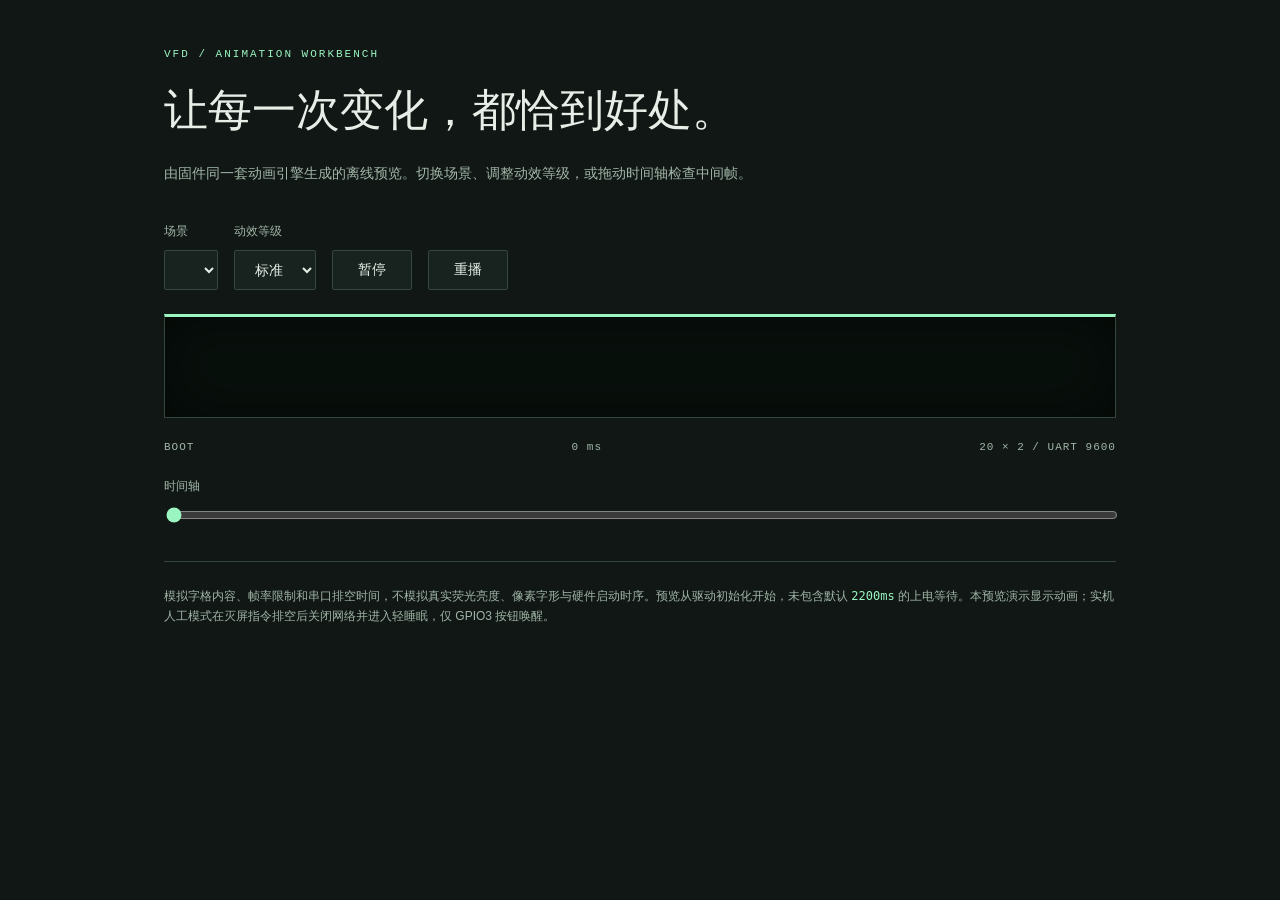
<file: scripts/animation_preview.html>
<!doctype html><html lang="zh-CN"><head><meta charset="utf-8"><meta name="viewport" content="width=device-width,initial-scale=1"><title>VFD 动画工作台</title><style>
:root{--surface:#101715;--panel:#18231f;--text:#e6eee7;--muted:#a1b5a7;--green:#9af5c0;--border:#34473d;--space:24px;--display:"Georgia","Songti SC",serif;--mono:"Courier New",monospace;--body:"Helvetica Neue","PingFang SC",sans-serif}*{box-sizing:border-box}body{margin:0;background:var(--surface);color:var(--text);font:14px/1.7 var(--body)}main{max-width:1000px;margin:auto;padding:48px 24px}.eyebrow{font:11px var(--mono);letter-spacing:2px;color:var(--green)}h1{font:clamp(28px,5vw,44px)/1.4 var(--display);font-weight:400;margin:20px 0}p{color:var(--muted)}.controls{display:flex;gap:16px;flex-wrap:wrap;margin:36px 0 24px}label{display:grid;gap:8px;font-size:12px;color:var(--muted)}select,button{font:14px var(--body);padding:10px 16px;background:var(--panel);color:var(--text);border:1px solid var(--border);border-radius:2px}button{cursor:pointer;align-self:end;min-width:80px}button:hover{color:var(--green)}button:focus-visible,select:focus-visible,input:focus-visible{outline:2px solid var(--green);outline-offset:4px}.screen{border:1px solid var(--border);border-top:3px solid var(--green);background:#08100c;padding:clamp(12px,3vw,32px);box-shadow:inset 0 0 56px #0008}.row{display:grid;grid-template-columns:repeat(20,minmax(0,1fr));gap:clamp(1px,.5vw,6px);margin:12px 0}.cell{font:clamp(12px,3vw,30px)/1.5 var(--mono);height:1.5em;text-align:center;color:var(--green);text-shadow:0 0 10px #9af5c060;border-bottom:1px solid #9af5c018;white-space:pre}.off .cell{color:transparent;text-shadow:none}.meta{display:flex;justify-content:space-between;gap:16px;font:11px/1.7 var(--mono);letter-spacing:1px;color:var(--muted);margin:20px 0}input[type=range]{width:100%;accent-color:var(--green)}.note{border-top:1px solid var(--border);margin-top:36px;padding-top:24px;font-size:12px}code{color:var(--green)}@media(max-width:500px){main{padding-top:28px}.controls{gap:12px}.meta{font-size:10px;letter-spacing:0}}
</style></head><body><main><div class="eyebrow">VFD / ANIMATION WORKBENCH</div><h1>让每一次变化，都恰到好处。</h1><p>由固件同一套动画引擎生成的离线预览。切换场景、调整动效等级，或拖动时间轴检查中间帧。</p><div class="controls"><label>场景<select id="scene"></select></label><label>动效等级<select id="mode"><option>关闭</option><option>轻量</option><option selected>标准</option></select></label><button id="play" type="button">暂停</button><button id="replay" type="button">重播</button></div><div class="screen" id="screen" aria-label="20 列 2 行显示模拟"><div class="row" id="row0"></div><div class="row" id="row1"></div></div><div class="meta"><span id="state">BOOT</span><span id="time">0 ms</span><span>20 × 2 / UART 9600</span></div><label>时间轴<input id="timeline" type="range" min="0" max="1800" step="40" value="0"></label><p class="note">模拟字格内容、帧率限制和串口排空时间，不模拟真实荧光亮度、像素字形与硬件启动时序。预览从驱动初始化开始，未包含默认 <code>2200ms</code> 的上电等待。本预览演示显示动画；实机人工模式在灭屏指令排空后关闭网络并进入轻睡眠，仅 GPIO3 按钮唤醒。</p></main><script>
const data = __ANIMATION_DATA__;
const $=id=>document.getElementById(id);let playing=true,start=performance.now(),position=0;
const states=['BOOT','AWAKE','CLOSING','ASLEEP','WAKING'];
for(let r=0;r<2;r++)for(let c=0;c<20;c++){const cell=document.createElement('span');cell.className='cell';$('row'+r).append(cell)}
function selected(){return data[$('mode').value][$('scene').selectedIndex]}
function populate(){const index=Math.max(0,$('scene').selectedIndex);$('scene').replaceChildren();for(const scene of data[$('mode').value]){const option=document.createElement('option');option.textContent=scene.name;$('scene').append(option)}$('scene').selectedIndex=index}
function draw(ms){const scene=selected();const frames=scene.frames;const frame=frames.findLast(f=>f.ms<=ms)||frames[0];for(let r=0;r<2;r++)Array.from($('row'+r).children).forEach((cell,c)=>cell.textContent=frame.rows[r][c]);$('screen').classList.toggle('off',frame.state===3);$('state').textContent=states[frame.state];$('time').textContent=frame.ms+' ms';$('timeline').max=frames.at(-1).ms;$('timeline').value=frame.ms}
function reset(){position=0;start=performance.now();draw(0)}
$('mode').onchange=()=>{populate();reset()};$('scene').onchange=reset;$('replay').onclick=reset;
$('play').onclick=()=>{playing=!playing;$('play').textContent=playing?'暂停':'播放';start=performance.now()-position};
$('timeline').oninput=()=>{playing=false;$('play').textContent='播放';position=Number($('timeline').value);draw(position)};
function animate(now){if(playing){const end=selected().frames.at(-1).ms;position=(now-start)%(end+700);draw(Math.min(position,end))}requestAnimationFrame(animate)}
populate();reset();requestAnimationFrame(animate);
</script></body></html>
</file>
